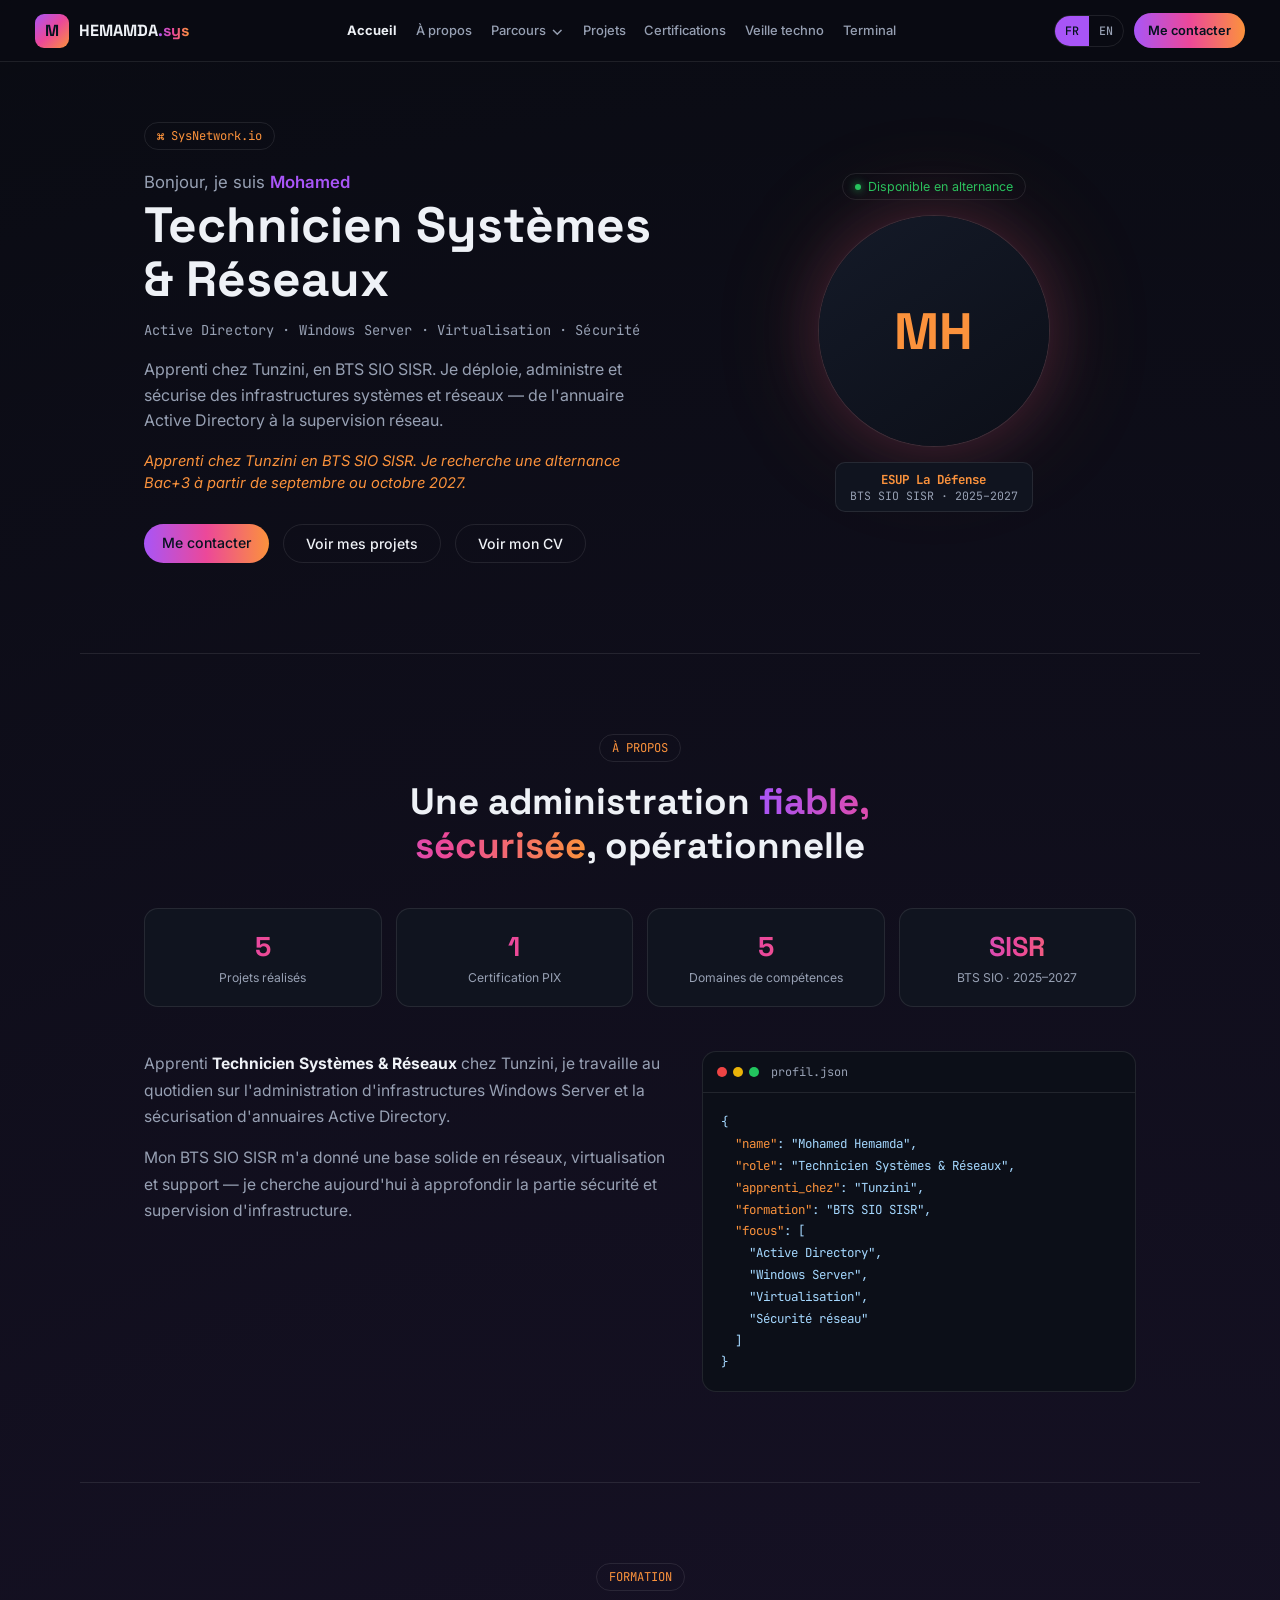
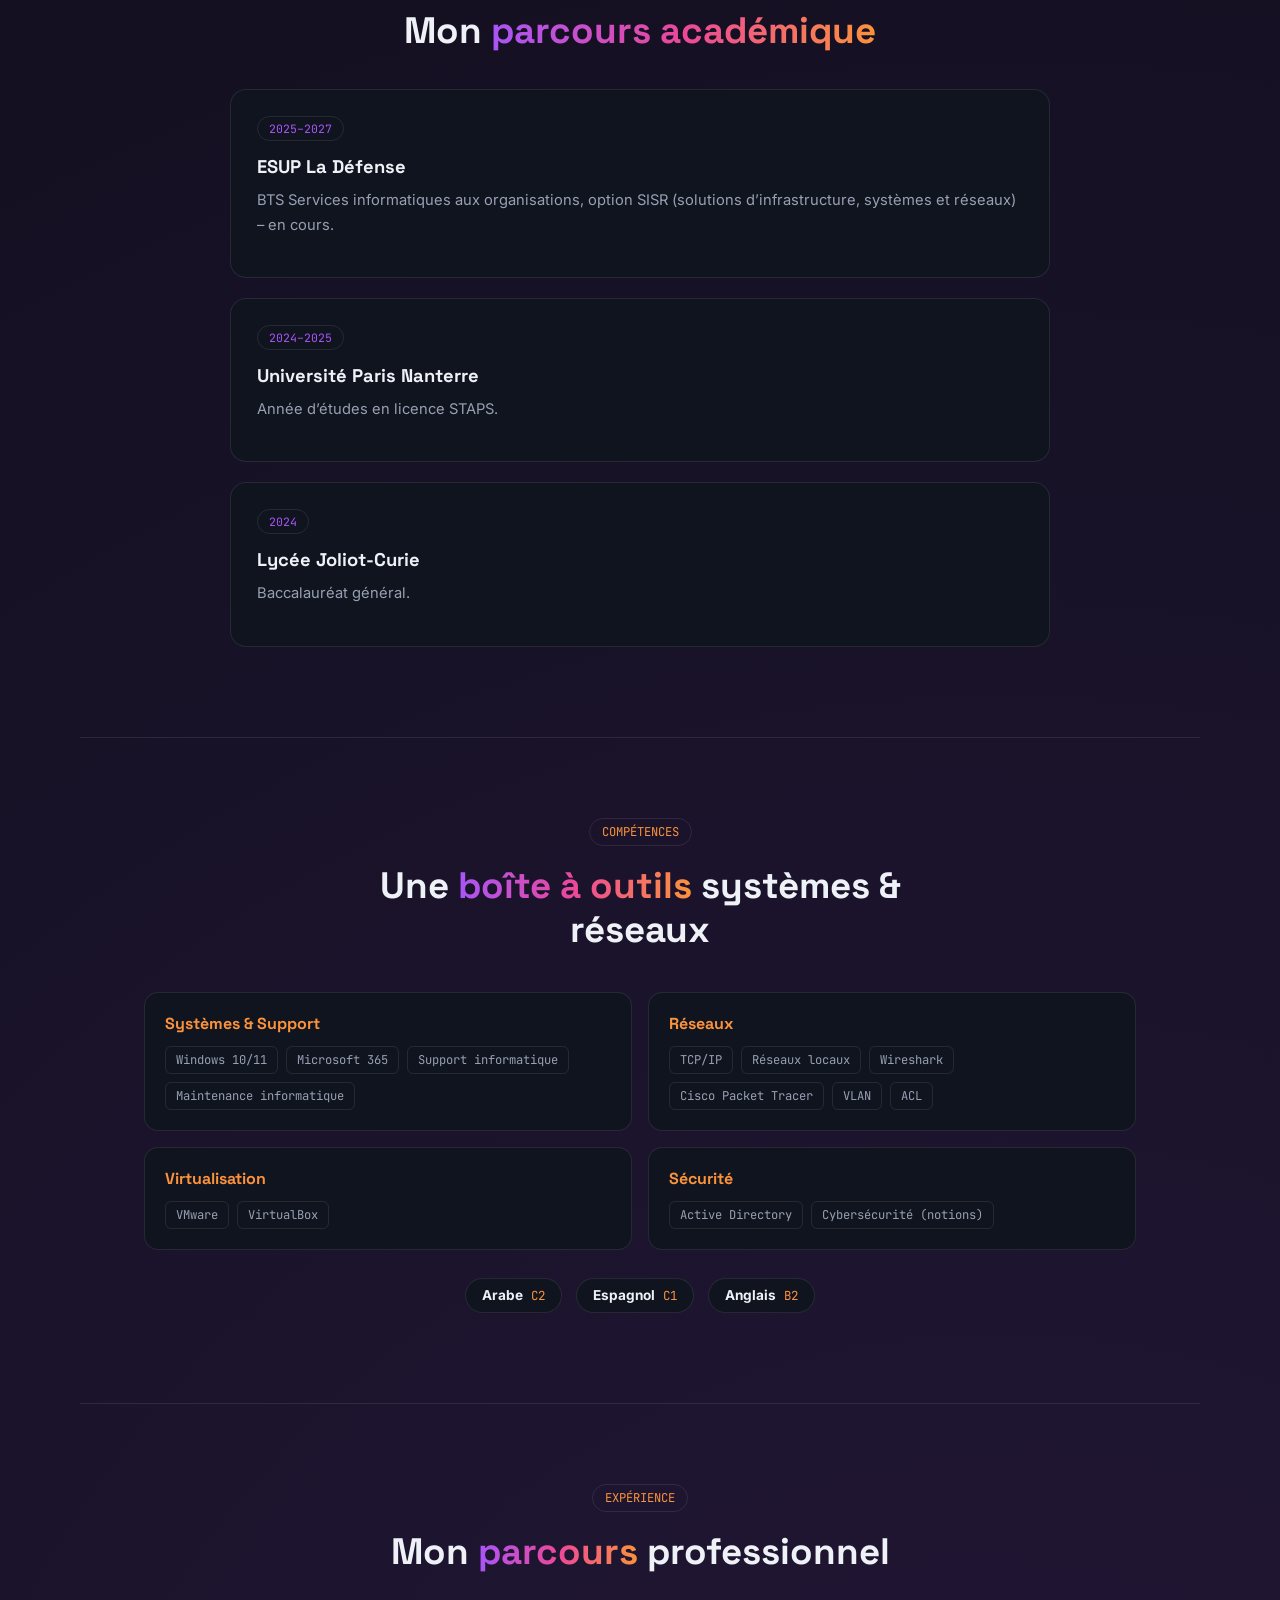
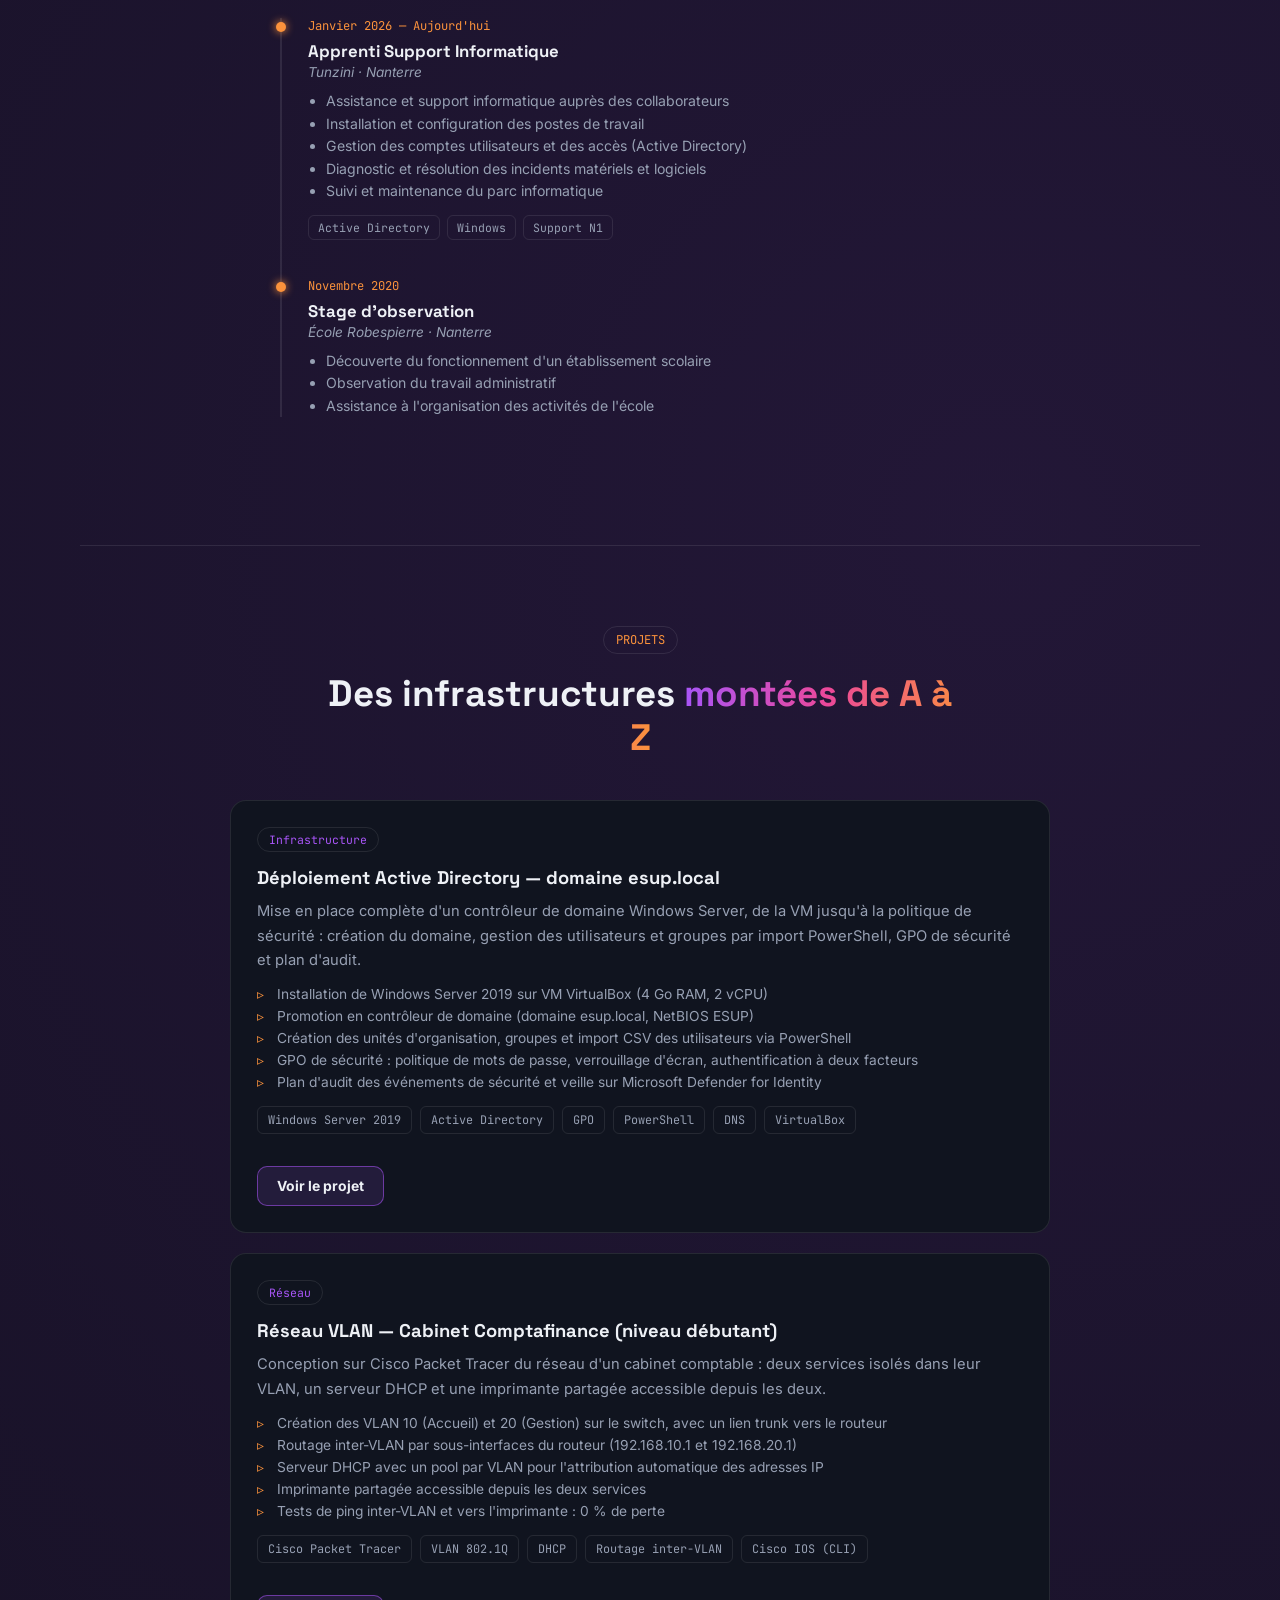
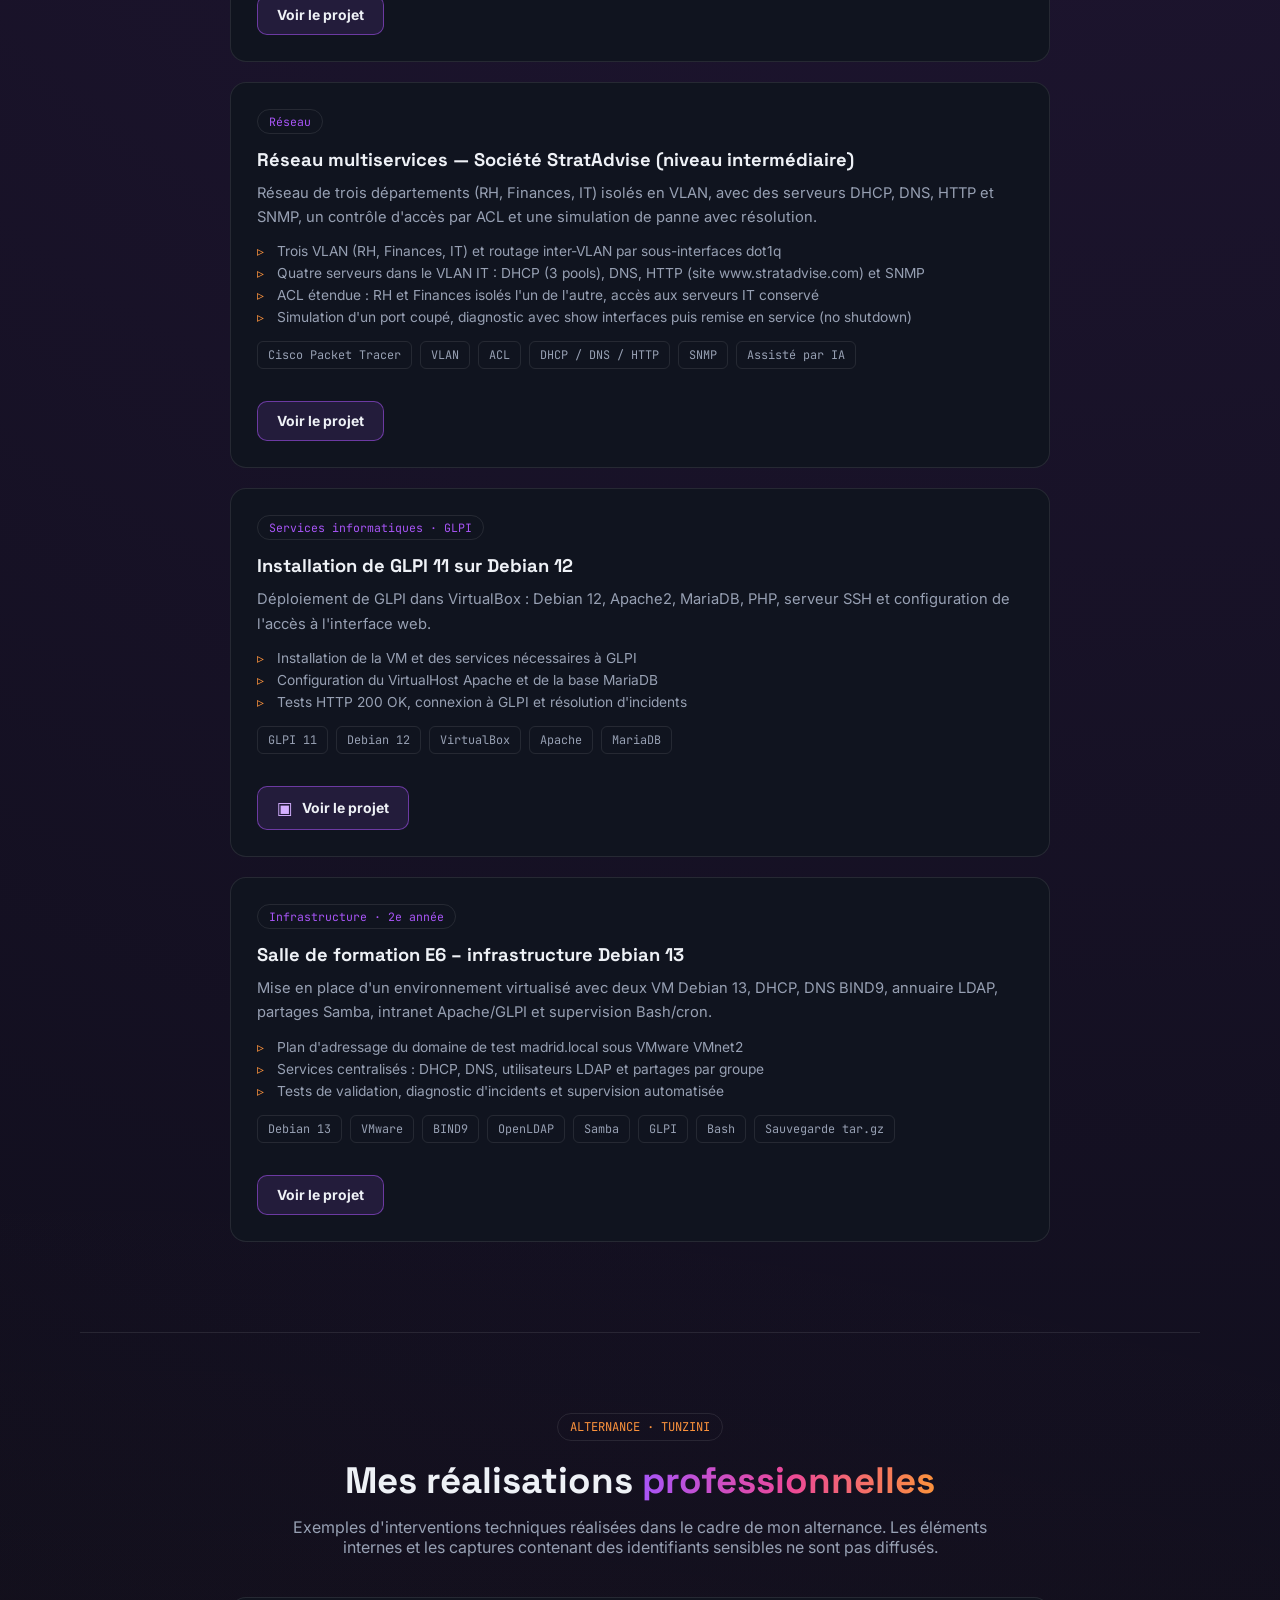
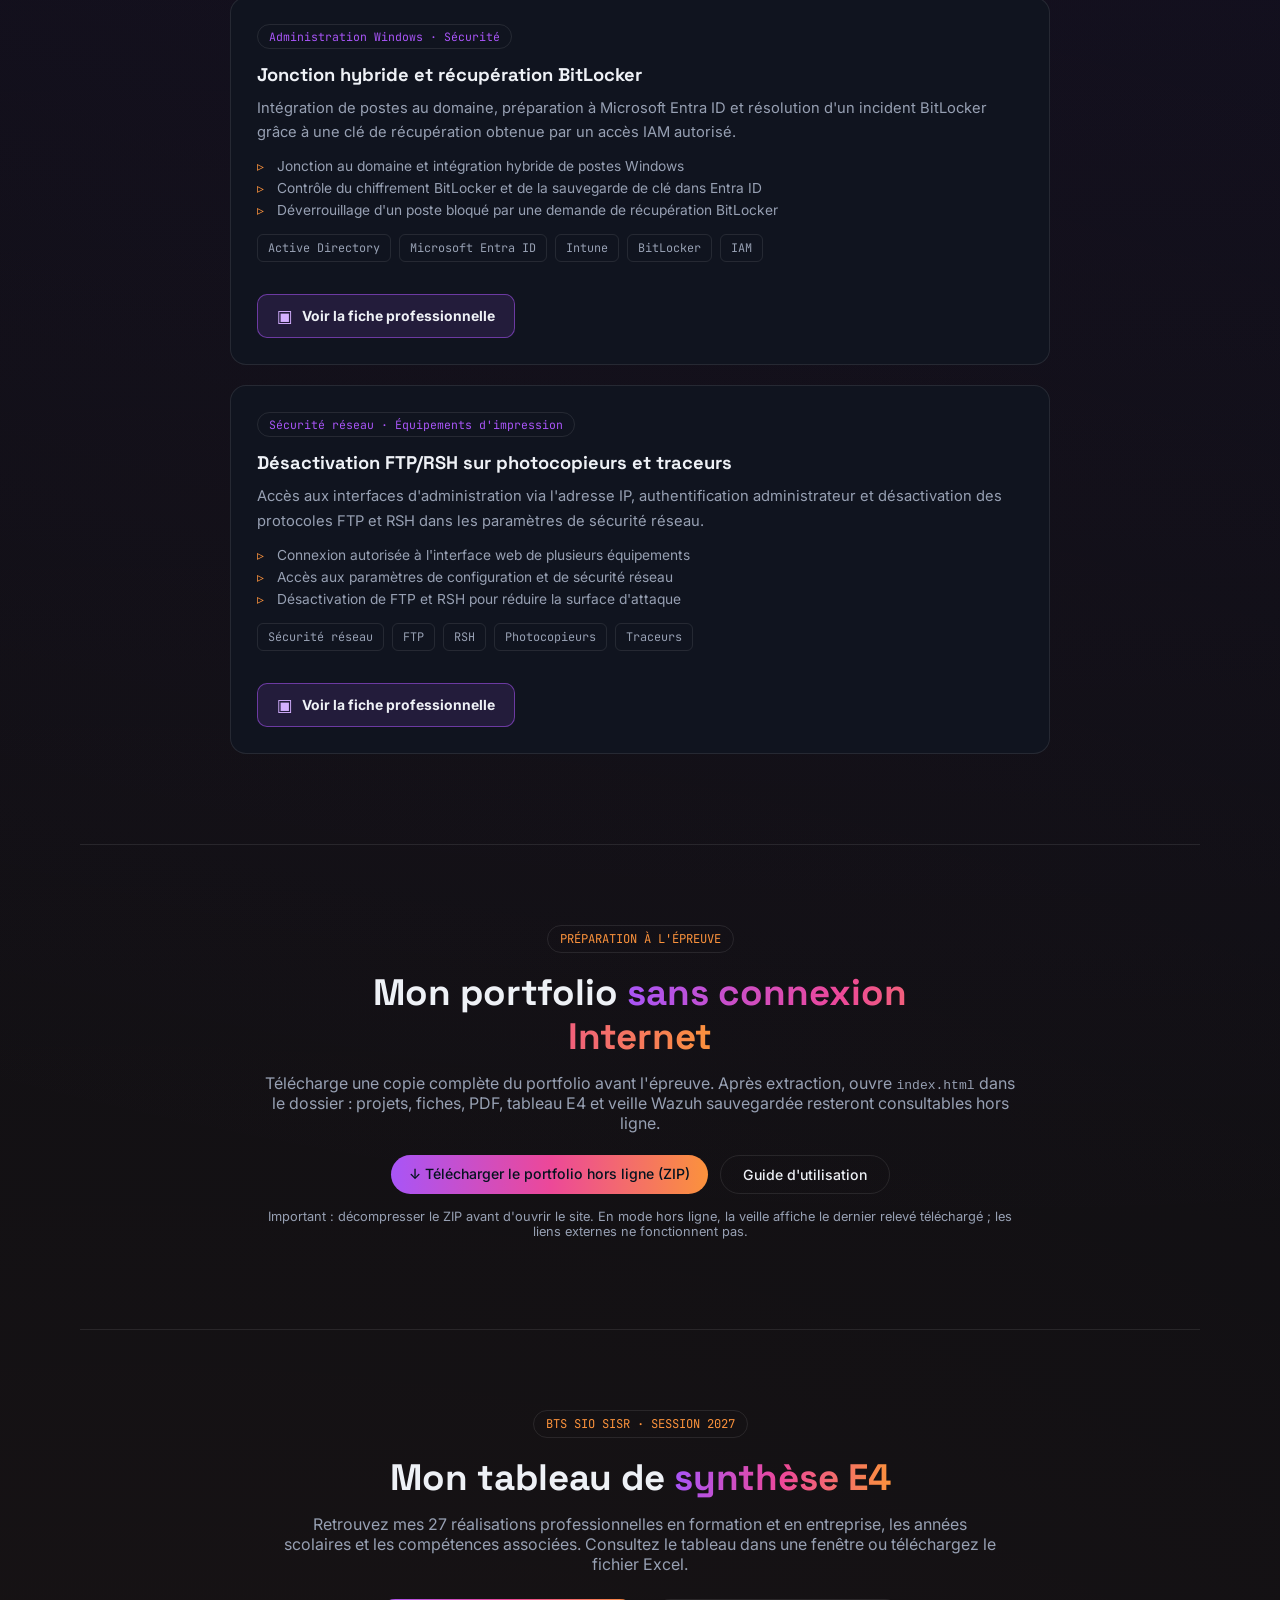
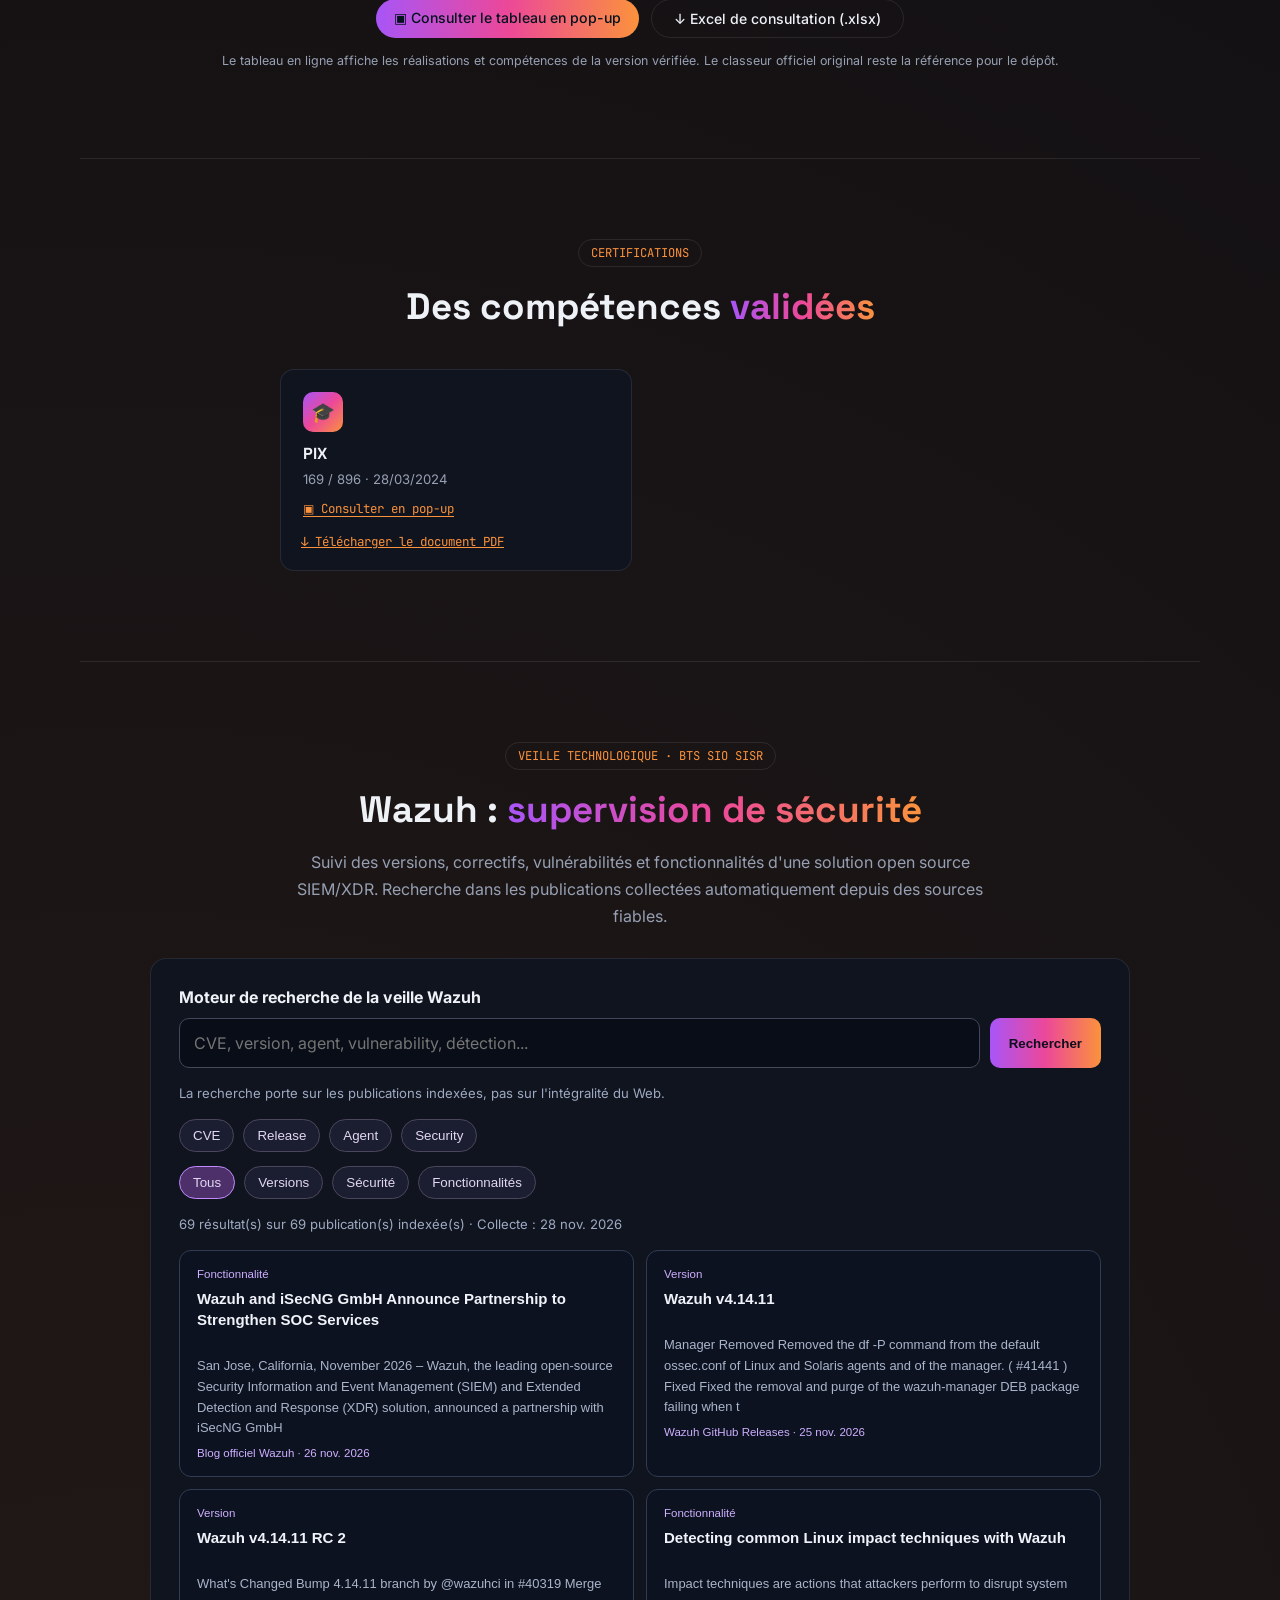
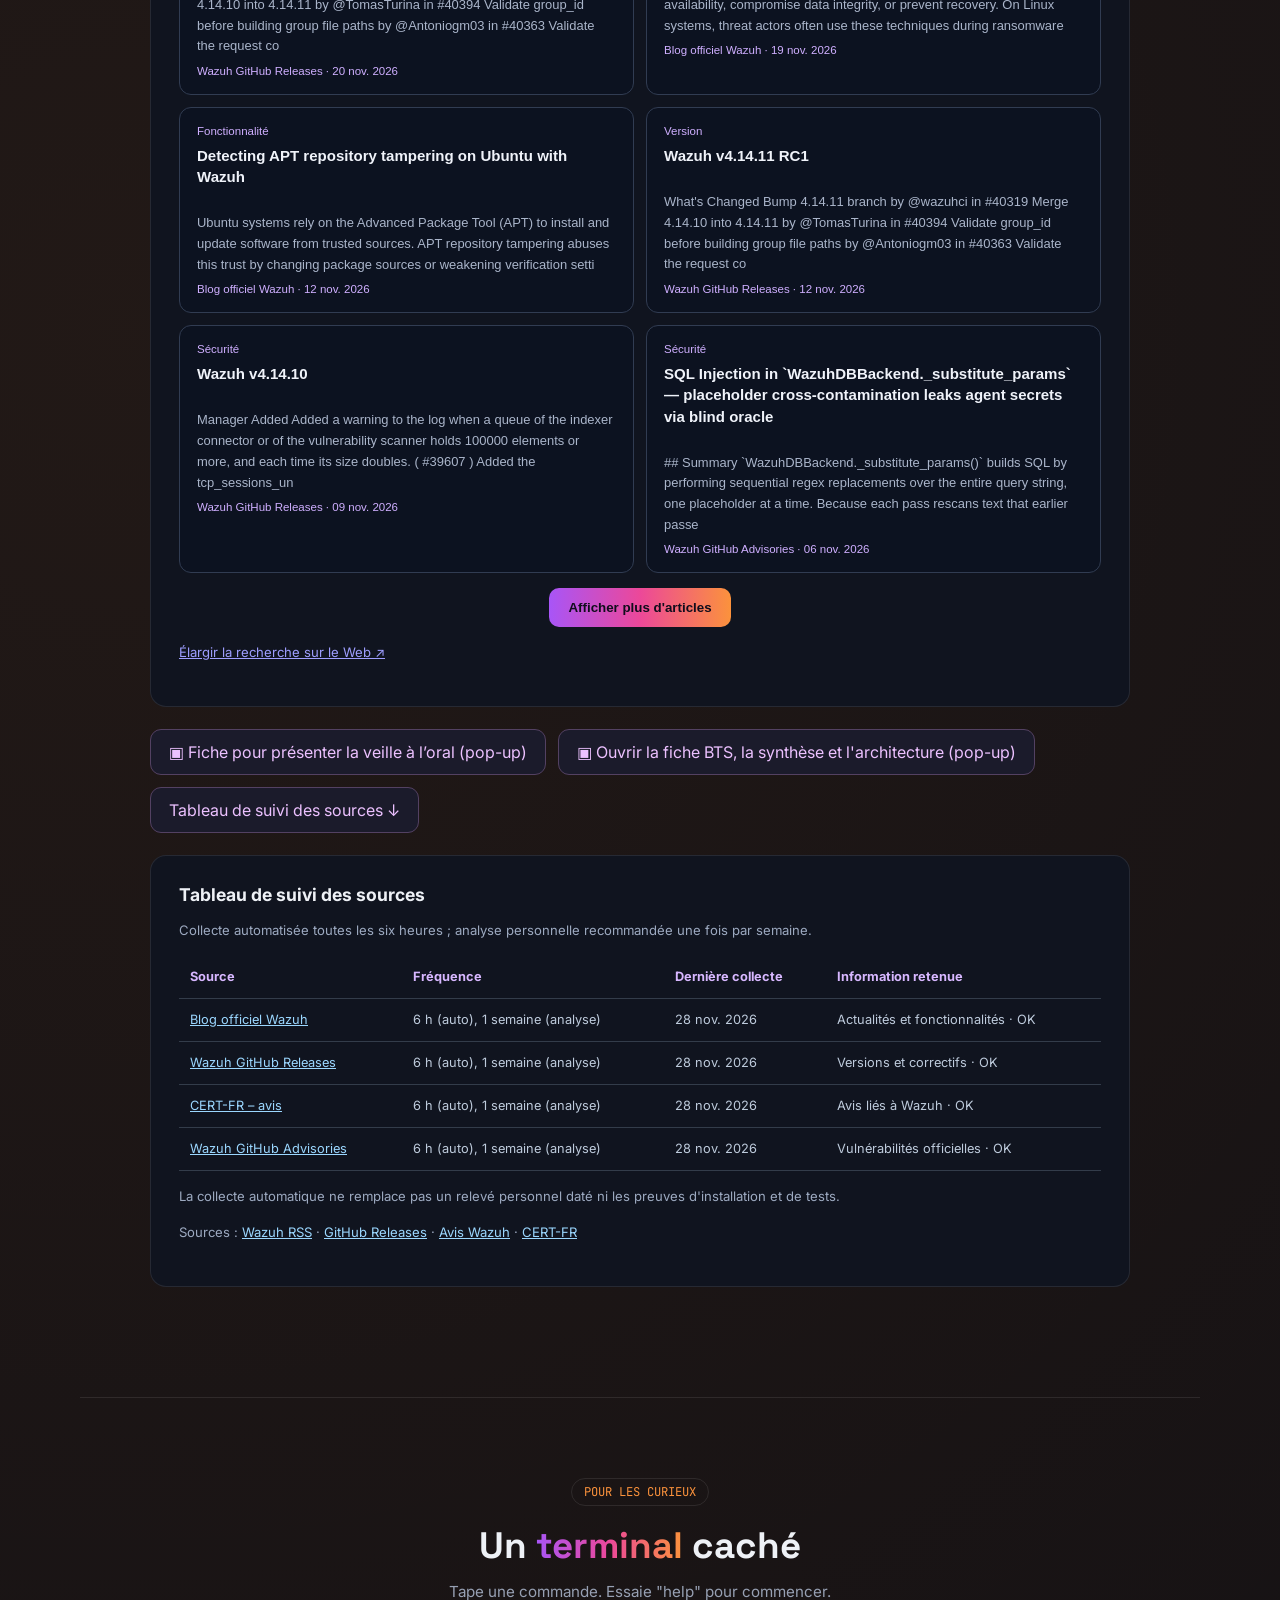
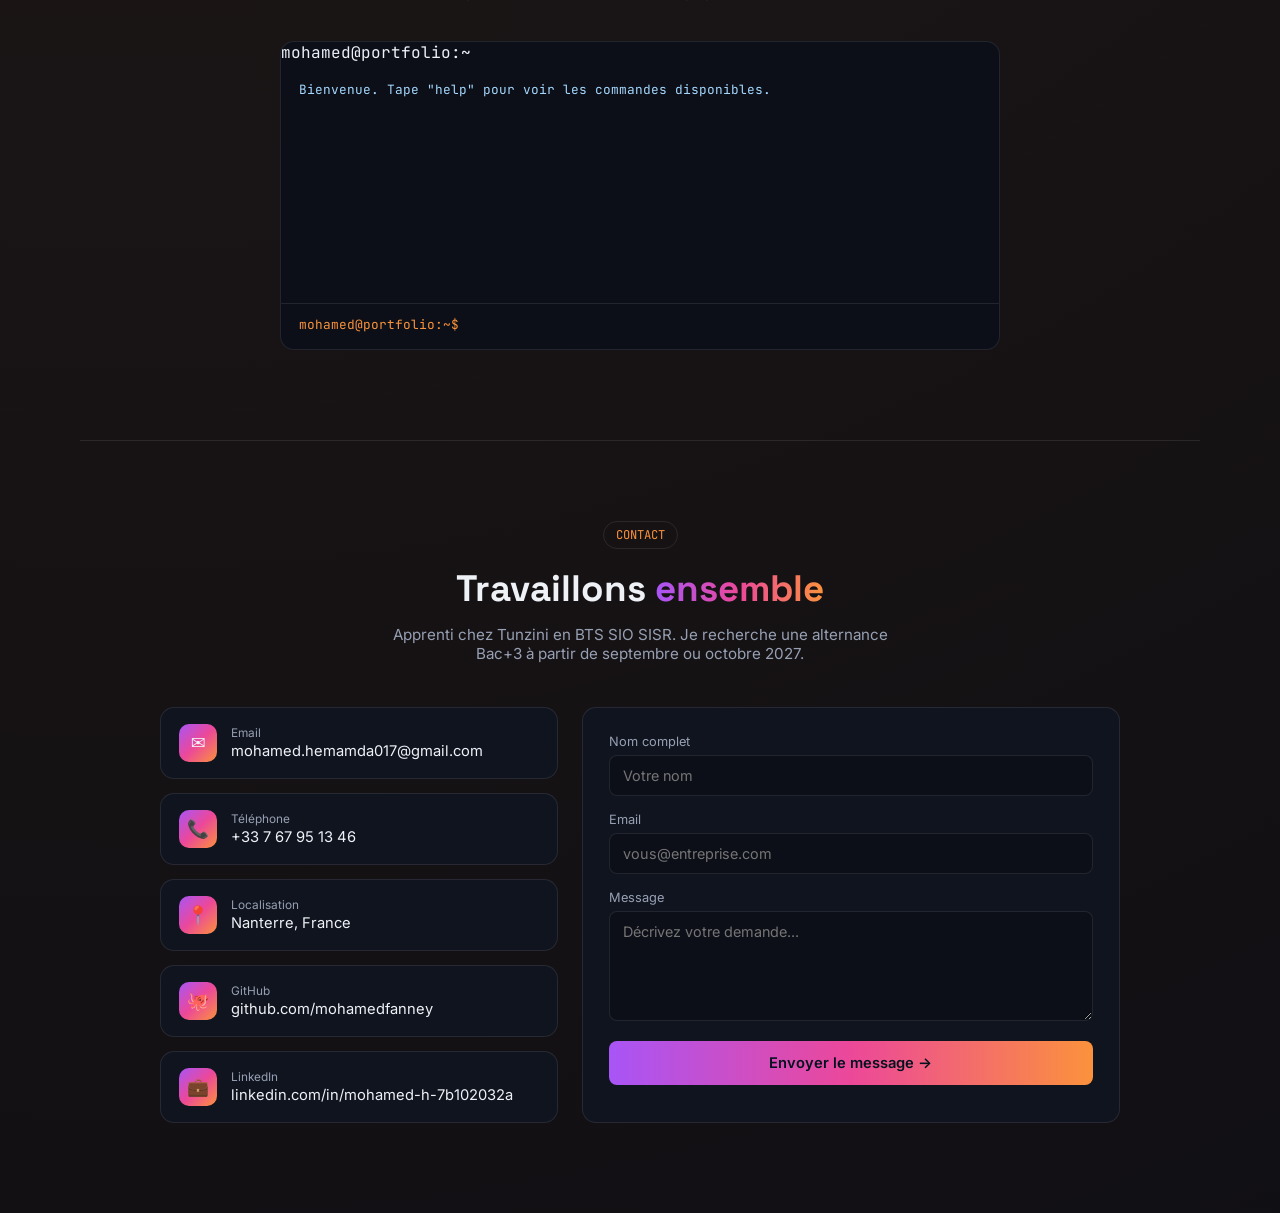
<file: index.html>
<!DOCTYPE html>
<html lang="fr">
<head>
<meta charset="UTF-8">
<meta name="viewport" content="width=device-width, initial-scale=1, viewport-fit=cover">
<meta name="color-scheme" content="dark">
<title>Mohamed Hemamda — Portfolio</title>
<link rel="preconnect" href="https://fonts.googleapis.com">
<link rel="preconnect" href="https://fonts.gstatic.com" crossorigin>
<link href="https://fonts.googleapis.com/css2?family=Space+Grotesk:wght@500;600;700&family=Inter:wght@400;500&family=JetBrains+Mono:wght@400;500&display=swap" rel="stylesheet">
<style>
  :root{
    --bg:#090b12; --card:#10141f; --text:#eef1f6; --dim:#97a0b3;
    --purple:#a855f7; --pink:#ec4899; --orange:#fb923c; --green:#22c55e; --border:rgba(255,255,255,.09);
    box-sizing:border-box;
    padding-top:env(safe-area-inset-top,0px); padding-bottom:env(safe-area-inset-bottom,0px);
  }
  *{box-sizing:inherit; margin:0; padding:0;}
  html{scroll-padding-top:env(safe-area-inset-top,0px); scroll-behavior:smooth;}
  body{
    background:var(--bg); color:var(--text); font-family:'Inter',system-ui,sans-serif;
    background-image:radial-gradient(circle at 78% 30%, rgba(168,85,247,.16), transparent 45%),
                      radial-gradient(circle at 10% 80%, rgba(251,146,60,.10), transparent 40%);
  }
  nav{
    position:sticky; top:env(safe-area-inset-top,0px); z-index:10;
    display:flex; align-items:center; justify-content:space-between;
    padding:18px 5vw; border-bottom:1px solid var(--border);
    background:rgba(9,11,18,.78); backdrop-filter:blur(10px);
  }
  .brand{display:flex; align-items:center; gap:10px;}
  .badge-sq{
    width:34px; height:34px; border-radius:9px; display:flex; align-items:center; justify-content:center;
    background:linear-gradient(135deg,var(--purple),var(--pink),var(--orange)); color:#04121f; font-weight:700; font-family:'Space Grotesk',sans-serif;
  }
  .wordmark{font-family:'Space Grotesk',sans-serif; font-weight:700; font-size:1.05rem;}
  .wordmark span{background:linear-gradient(90deg,var(--purple),var(--pink),var(--orange)); -webkit-background-clip:text; background-clip:text; color:transparent;}
  .links{display:none; gap:26px; list-style:none; font-size:.88rem; color:var(--dim);}
  .links a{color:inherit; text-decoration:none;}
  .links a:hover{color:var(--text);}
  .links a.active{color:var(--text); font-weight:700;}
  @media(min-width:860px){ .links{display:flex;} }
  .navright{display:flex; align-items:center; gap:14px;}
  .langtoggle{display:flex; font-family:'JetBrains Mono',monospace; font-size:.72rem; border:1px solid var(--border); border-radius:999px; overflow:hidden;}
  .langtoggle span{padding:6px 10px; color:var(--dim); cursor:pointer;}
  .langtoggle span.active{background:var(--purple); color:#04121f;}
  .btn{font-family:'Inter',sans-serif; font-weight:500; font-size:.88rem; padding:10px 18px; border-radius:999px; text-decoration:none;}
  .btn.grad{background:linear-gradient(90deg,var(--purple),var(--pink),var(--orange)); color:#04121f;}

  .hero{max-width:1120px; margin:0 auto; padding:60px 5vw 90px; display:grid; grid-template-columns:1fr; gap:40px; align-items:center;}
  @media(min-width:900px){ .hero{grid-template-columns:1.15fr .85fr;} }
  .kicker{display:inline-flex; align-items:center; gap:8px; font-family:'JetBrains Mono',monospace; font-size:.76rem; color:var(--orange); border:1px solid var(--border); padding:5px 12px; border-radius:999px; margin-bottom:22px;}
  .greet{color:var(--dim); font-size:1.05rem;}
  .greet b{color:var(--purple); font-weight:600;}
  h1{font-family:'Space Grotesk',sans-serif; font-weight:700; font-size:clamp(2.1rem,5vw,3.1rem); line-height:1.08; margin-top:6px;}
  .subline{font-family:'JetBrains Mono',monospace; font-size:.86rem; color:var(--dim); margin-top:16px; letter-spacing:.01em;}
  .desc{color:var(--dim); font-size:1rem; line-height:1.6; max-width:520px; margin-top:18px;}
  .avail{color:var(--orange); font-style:italic; font-size:.92rem; margin-top:16px; max-width:520px; line-height:1.5;}
  .cta{display:flex; gap:14px; margin-top:30px; flex-wrap:wrap;}
  .btn.ghost{border:1px solid var(--border); color:var(--text); padding:10px 22px;}

  .photoside{display:flex; flex-direction:column; align-items:center; gap:16px;}
  .schoolbadge{font-family:'JetBrains Mono',monospace; font-size:.72rem; text-align:center; background:var(--card); border:1px solid var(--border); border-radius:10px; padding:8px 14px; color:var(--dim);}
  .schoolbadge b{color:var(--orange); display:block; font-size:.78rem;}
  .avatar{
    width:230px; height:230px; border-radius:50%;
    background:linear-gradient(145deg,#141a28,#0c0f18);
    display:flex; align-items:center; justify-content:center;
    font-family:'Space Grotesk',sans-serif; font-weight:700; font-size:3.2rem;
    color:var(--orange);
    box-shadow:0 0 0 1px var(--border), 0 0 60px rgba(236,72,153,.20), 0 0 120px rgba(251,146,60,.14);
  }
  .statuspill{display:inline-flex; align-items:center; gap:7px; font-size:.78rem; color:var(--green); border:1px solid var(--border); padding:5px 12px; border-radius:999px;}
  .statuspill::before{content:''; width:6px; height:6px; border-radius:50%; background:var(--green); box-shadow:0 0 8px var(--green);}

  .about{max-width:1120px; margin:0 auto; padding:30px 5vw 90px; border-top:1px solid var(--border);}
  .section-kicker{display:inline-flex; font-family:'JetBrains Mono',monospace; font-size:.76rem; color:var(--orange); border:1px solid var(--border); padding:5px 12px; border-radius:999px; margin:50px 0 18px;}
  .about h2{font-family:'Space Grotesk',sans-serif; font-weight:700; font-size:clamp(1.6rem,4vw,2.3rem); max-width:640px; line-height:1.2; margin:0 auto;}
  .about h2 .hl{background:linear-gradient(90deg,var(--purple),var(--pink),var(--orange)); -webkit-background-clip:text; background-clip:text; color:transparent;}
  .stats{display:grid; grid-template-columns:repeat(2,1fr); gap:14px; margin-top:40px;}
  @media(min-width:760px){ .stats{grid-template-columns:repeat(4,1fr);} }
  .statcard{background:var(--card); border:1px solid var(--border); border-radius:14px; padding:20px 14px; text-align:center;}
  .statcard .num{font-family:'Space Grotesk',sans-serif; font-weight:700; font-size:1.7rem; background:linear-gradient(90deg,var(--purple),var(--pink),var(--orange)); -webkit-background-clip:text; background-clip:text; color:transparent;}
  .statcard .label{font-size:.76rem; color:var(--dim); margin-top:6px; line-height:1.3;}
  .aboutgrid{display:grid; grid-template-columns:1fr; gap:28px; margin-top:44px;}
  @media(min-width:860px){ .aboutgrid{grid-template-columns:1.1fr .9fr;} }
  .aboutgrid p{color:var(--dim); font-size:.98rem; line-height:1.7; margin-bottom:14px;}
  .aboutgrid strong{color:var(--text);}
  .codecard{background:#0c0f18; border:1px solid var(--border); border-radius:14px; overflow:hidden; height:fit-content;}
  .codecard .bar{display:flex; gap:6px; padding:12px 14px; border-bottom:1px solid var(--border); align-items:center;}
  .codecard .bar i{width:10px; height:10px; border-radius:50%; display:inline-block;}
  .codecard .bar i:nth-child(1){background:#ef4444;} .codecard .bar i:nth-child(2){background:#eab308;} .codecard .bar i:nth-child(3){background:#22c55e;}
  .codecard .fname{font-family:'JetBrains Mono',monospace; font-size:.74rem; color:var(--dim); margin-left:6px;}
  .codecard pre{padding:18px; font-family:'JetBrains Mono',monospace; font-size:.78rem; color:#a5d8ff; line-height:1.75; overflow-x:auto; white-space:pre-wrap;}
  .codecard .k{color:var(--orange);}

  .skillsgrid{display:grid; grid-template-columns:1fr; gap:16px; margin-top:40px;}
  @media(min-width:760px){ .skillsgrid{grid-template-columns:repeat(2,1fr);} }
  .skillcat{background:var(--card); border:1px solid var(--border); border-radius:14px; padding:20px;}
  .skillcat h3{font-family:'Space Grotesk',sans-serif; font-size:1rem; margin-bottom:12px; color:var(--orange);}
  .skillcat .tags{display:flex; flex-wrap:wrap; gap:8px;}
  .skillcat .tag{font-family:'JetBrains Mono',monospace; font-size:.76rem; color:var(--dim); border:1px solid var(--border); padding:5px 10px; border-radius:6px;}

  .langrow{display:flex; flex-wrap:wrap; gap:14px; margin-top:28px; justify-content:center;}
  .langpill{display:flex; align-items:center; gap:8px; background:var(--card); border:1px solid var(--border); border-radius:999px; padding:8px 16px; font-size:.85rem;}
  .langpill span{font-family:'JetBrains Mono',monospace; color:var(--orange); font-size:.78rem;}

  .timeline{max-width:720px; margin:44px auto 0; padding-left:26px; border-left:2px solid var(--border);}
  .tlitem{position:relative; margin-bottom:38px;}
  .tlitem::before{content:''; position:absolute; left:-32px; top:4px; width:10px; height:10px; border-radius:50%; background:var(--orange); box-shadow:0 0 8px var(--orange);}
  .tlitem .date{font-family:'JetBrains Mono',monospace; font-size:.76rem; color:var(--orange);}
  .tlitem h3{font-family:'Space Grotesk',sans-serif; font-size:1.05rem; margin:6px 0 2px;}
  .tlitem .org{color:var(--dim); font-size:.85rem; font-style:italic; margin-bottom:10px;}
  .tlitem ul{color:var(--dim); font-size:.88rem; line-height:1.6; padding-left:18px;}
  .tlitem .tags{display:flex; flex-wrap:wrap; gap:7px; margin-top:12px;}
  .tlitem .tag{font-family:'JetBrains Mono',monospace; font-size:.72rem; color:var(--dim); border:1px solid var(--border); padding:4px 9px; border-radius:6px;}

  .contactgrid{display:grid; grid-template-columns:1fr; gap:24px; margin-top:44px; max-width:960px; margin-left:auto; margin-right:auto;}
  @media(min-width:860px){ .contactgrid{grid-template-columns:.85fr 1.15fr;} }
  .ccards{display:flex; flex-direction:column; gap:14px;}
  .ccard{display:flex; align-items:center; gap:14px; background:var(--card); border:1px solid var(--border); border-radius:14px; padding:16px 18px;}
  .ccard .icon{width:38px; height:38px; border-radius:10px; background:linear-gradient(135deg,var(--purple),var(--pink),var(--orange)); display:flex; align-items:center; justify-content:center; font-size:1.1rem; flex-shrink:0;}
  .ccard small{display:block; color:var(--dim); font-size:.74rem;}
  .ccard a, .ccard .val{color:var(--text); font-size:.92rem; text-decoration:none;}
  .cform{background:var(--card); border:1px solid var(--border); border-radius:14px; padding:26px; display:flex; flex-direction:column; gap:16px;}
  .cform label{font-size:.8rem; color:var(--dim); display:block; margin-bottom:6px;}
  .cform input, .cform textarea{width:100%; background:#0c0f18; border:1px solid var(--border); border-radius:8px; padding:11px 13px; color:var(--text); font-family:'Inter',sans-serif; font-size:.9rem;}
  .cform textarea{min-height:110px; resize:vertical;}
  .cform button{border:none; cursor:pointer; font-family:'Inter',sans-serif; font-weight:600; font-size:.92rem; padding:13px; border-radius:8px; background:linear-gradient(90deg,var(--purple),var(--pink),var(--orange)); color:#04121f;}

  .veillelist{max-width:760px; margin:40px auto 0; display:flex; flex-direction:column; gap:12px;}
  .veilleitem{display:flex; justify-content:space-between; align-items:flex-start; gap:14px; background:var(--card); border:1px solid var(--border); border-radius:12px; padding:15px 18px;}
  .veilleitem a{color:var(--text); font-size:.9rem; text-decoration:none; line-height:1.4;}
  .veilleitem a:hover{color:var(--orange);}
  .veilleitem .meta{font-family:'JetBrains Mono',monospace; font-size:.72rem; color:var(--dim); white-space:nowrap; flex-shrink:0; margin-top:2px;}
  .veille-loading{text-align:center; color:var(--dim); font-family:'JetBrains Mono',monospace; font-size:.85rem; padding:20px;}


  /* Veille RSS : cartes, filtres et méthode */
  .veilletoolbar{max-width:850px;margin:28px auto 0;display:flex;justify-content:space-between;align-items:center;gap:18px;flex-wrap:wrap;}
  .veillefilters{display:flex;gap:8px;flex-wrap:wrap;}
  .veillefilter{padding:8px 13px;border:1px solid var(--border);border-radius:999px;color:var(--dim);background:var(--card);font:500 .81rem 'Inter',sans-serif;cursor:pointer;}
  .veillefilter:hover,.veillefilter[aria-pressed="true"]{border-color:var(--purple);color:var(--text);background:rgba(168,85,247,.15);}
  .veillesources{font-size:.78rem;color:var(--dim);display:flex;gap:10px;flex-wrap:wrap;}
  .veillesources a{color:var(--dim);text-decoration:underline;text-underline-offset:3px;}
  .veillesources a:hover{color:var(--orange);}
  .veillestatus{max-width:850px;margin:16px auto 0;color:var(--dim);font-size:.78rem;line-height:1.6;}
  .veillelist{max-width:850px;display:grid;grid-template-columns:repeat(2,minmax(0,1fr));gap:14px;margin-top:22px;}
  .veilleitem{display:flex;flex-direction:column;align-items:stretch;min-width:0;gap:10px;padding:20px;}
  .veilleitem a{font-size:1rem;font-weight:600;line-height:1.45;}
  .veilleitem .meta{margin:0;font-size:.73rem;white-space:normal;line-height:1.6;}
  .veilleexcerpt{color:var(--dim);font-size:.84rem;line-height:1.55;}
  .veilletopic{display:inline-block;width:fit-content;border:1px solid rgba(168,85,247,.32);border-radius:999px;padding:4px 9px;font-size:.68rem;color:#d8b4fe;}
  .veillemore{display:block;margin:22px auto 0;background:transparent;color:var(--text);border:1px solid var(--border);border-radius:999px;padding:10px 18px;cursor:pointer;}
  .veillemore:hover{border-color:var(--purple);}
  .veillenote{max-width:850px;margin:22px auto 0;color:var(--dim);font-size:.8rem;line-height:1.6;}
  .veillemore[hidden]{display:none;}
  @media(max-width:700px){.veillelist{grid-template-columns:1fr;}.veilletoolbar{align-items:flex-start;}}

  .certgrid{display:grid; grid-template-columns:1fr; gap:16px; margin-top:40px; max-width:720px; margin-left:auto; margin-right:auto;}
  @media(min-width:700px){ .certgrid{grid-template-columns:repeat(2,1fr);} }
  .certcard{background:var(--card); border:1px solid var(--border); border-radius:14px; padding:20px; display:flex; flex-direction:column; gap:8px;}
  .certcard .icon{width:40px; height:40px; border-radius:10px; background:linear-gradient(135deg,var(--purple),var(--pink),var(--orange)); display:flex; align-items:center; justify-content:center; font-size:1.2rem;}
  .certcard h3{font-family:'Space Grotesk',sans-serif; font-size:1rem; margin-top:4px;}
  .certcard .meta{font-size:.82rem; color:var(--dim);}
  .certcard a.viewlink{margin-top:6px; font-family:'JetBrains Mono',monospace; font-size:.78rem; color:var(--orange); text-decoration:underline; width:fit-content;}

  .certcard__preview{display:flex;flex-direction:column;align-items:flex-start;gap:7px;border-radius:10px;padding:2px;text-decoration:none;color:inherit;outline-offset:5px;}
  .certcard__preview:hover h3,.certcard__preview:focus-visible h3{color:var(--orange);}
  .certcard__action{font-family:'JetBrains Mono',monospace;font-size:.78rem;color:var(--orange);margin-top:6px;text-decoration:underline;text-underline-offset:3px;}
  .certcard__preview:hover .certcard__action{color:var(--text);}

  .projectgrid{display:flex; flex-direction:column; gap:20px; margin-top:40px; max-width:820px; margin-left:auto; margin-right:auto;}
  .projectcard{background:var(--card); border:1px solid var(--border); border-radius:16px; padding:26px;}
  .projectcard .cat{display:inline-block; font-family:'JetBrains Mono',monospace; font-size:.72rem; color:var(--purple); border:1px solid var(--border); padding:4px 11px; border-radius:999px; margin-bottom:14px;}
  .projectcard h3{font-family:'Space Grotesk',sans-serif; font-size:1.15rem; margin-bottom:10px;}
  .projectcard p{color:var(--dim); font-size:.92rem; line-height:1.65; margin-bottom:14px;}
  .projectcard .steps{list-style:none; display:flex; flex-direction:column; gap:6px; margin-bottom:16px;}
  .projectcard .steps li{color:var(--dim); font-size:.86rem; padding-left:20px; position:relative;}
  .projectcard .steps li::before{content:'▹'; position:absolute; left:0; color:var(--orange);}
  .projectcard .tags{display:flex; flex-wrap:wrap; gap:8px; margin-bottom:14px;}
  .projectcard .tags .tag{font-family:'JetBrains Mono',monospace; font-size:.74rem; color:var(--dim); border:1px solid var(--border); padding:5px 10px; border-radius:6px;}
  .projectcard a.viewlink{font-family:'JetBrains Mono',monospace; font-size:.8rem; color:var(--orange); text-decoration:underline;}

  .terminal{max-width:720px; margin:40px auto 0; background:#0c0f18; border:1px solid var(--border); border-radius:14px; overflow:hidden; font-family:'JetBrains Mono',monospace;}
  .terminal .body{padding:16px 18px; height:240px; overflow-y:auto; font-size:.8rem; color:#a5d8ff; line-height:1.7;}
  .terminal .line{white-space:pre-wrap; word-break:break-word;}
  .terminal .prompt-row{display:flex; align-items:center; gap:8px; padding:0 18px 16px; border-top:1px solid var(--border); padding-top:12px;}
  .terminal .prompt-row .ps{color:var(--orange); font-size:.8rem; white-space:nowrap;}
  .terminal input{flex:1; background:transparent; border:none; outline:none; color:var(--text); font-family:'JetBrains Mono',monospace; font-size:.8rem;}

  /* Navigation responsive : pas de chevauchement ni de retour à la ligne */
  html{scroll-padding-top:82px;}
  .site-nav{padding:13px clamp(16px,2.7vw,48px);gap:clamp(12px,1.4vw,24px);z-index:60;isolation:isolate;}
  .site-nav .brand{flex:0 0 auto;display:flex;gap:10px;align-items:center;color:var(--text);text-decoration:none;white-space:nowrap;}
  .site-nav .wordmark{font-size:1.01rem;white-space:nowrap;}
  .site-nav .badge-sq{flex:0 0 34px;}
  .site-nav .nav-collapse{flex:1 1 auto;min-width:0;display:block;}
  .site-nav .links{display:flex;align-items:center;justify-content:center;gap:clamp(8px,1.0vw,17px);list-style:none;font-size:.81rem;line-height:1.25;white-space:nowrap;}
  .site-nav .links>li{position:relative;flex:0 0 auto;}
  .site-nav .links a,.site-nav .nav-details>summary{display:block;padding:9px 3px;color:var(--dim);text-decoration:none;font-weight:500;white-space:nowrap;transition:color .15s ease;cursor:pointer;}
  .site-nav .links a:hover,.site-nav .links a:focus-visible,.site-nav .nav-details>summary:hover,.site-nav .nav-details>summary:focus-visible{color:var(--text);}
  .site-nav .links a.active{color:var(--text);font-weight:700;}
  .site-nav .nav-details{position:relative;}
  .site-nav .nav-details>summary{display:flex;align-items:center;gap:5px;list-style:none;}
  .site-nav .nav-details>summary::-webkit-details-marker{display:none;}
  .site-nav .nav-details>summary::after{content:"⌄";font-size:1rem;line-height:1;transform:translateY(-2px);color:var(--dim);}
  .site-nav .nav-details[open]>summary::after{transform:rotate(180deg) translateY(-1px);}
  .site-nav .nav-details.is-active>summary{color:var(--text);font-weight:700;}
  .site-nav .nav-submenu{position:absolute;left:-12px;top:calc(100% + 7px);display:flex;flex-direction:column;gap:2px;min-width:190px;list-style:none;padding:8px;border:1px solid rgba(255,255,255,.13);border-radius:12px;background:#10141f;box-shadow:0 18px 38px rgba(0,0,0,.36);}
  .site-nav .nav-submenu a{padding:10px 12px;border-radius:8px;}
  .site-nav .nav-submenu a:hover,.site-nav .nav-submenu a.active{background:rgba(168,85,247,.14);}
  .site-nav .navright{display:flex;flex:0 0 auto;align-items:center;gap:10px;}
  .site-nav .navright .btn{font-size:.8rem;font-weight:600;padding:10px 14px;white-space:nowrap;text-align:center;}
  .site-nav .langtoggle{flex:0 0 auto;display:flex;align-items:center;}
  .site-nav .langtoggle button{font:500 .73rem 'JetBrains Mono',monospace;background:transparent;border:0;color:var(--dim);cursor:pointer;padding:7px 10px;}
  .site-nav .langtoggle button.active{background:var(--purple);color:#04121f;}
  .site-nav .langtoggle button:focus-visible{outline:2px solid var(--orange);outline-offset:-2px;}
  .site-nav .mobile-contact,.site-nav .menu-toggle{display:none;}
  [id="top"],section[id]{scroll-margin-top:82px;}
  @media(max-width:1140px){
    .site-nav{gap:10px;}
    .site-nav .nav-collapse{display:none;position:absolute;top:100%;left:0;right:0;background:rgba(12,15,24,.98);border:1px solid var(--border);border-top:0;box-shadow:0 20px 42px rgba(0,0,0,.5);max-height:calc(100dvh - 74px);overflow-y:auto;overscroll-behavior:contain;padding:12px clamp(18px,5vw,45px) 20px;}
    .site-nav .nav-collapse.is-open{display:block;}
    .site-nav .links{display:flex;flex-direction:column;gap:2px;align-items:stretch;font-size:.94rem;}
    .site-nav .links>li{width:100%;}
    .site-nav .links a,.site-nav .nav-details>summary{padding:12px 14px;border-radius:9px;}
    .site-nav .links a:hover,.site-nav .nav-details>summary:hover{background:rgba(255,255,255,.06);}
    .site-nav .nav-submenu{position:static;min-width:0;box-shadow:none;background:rgba(255,255,255,.035);margin:2px 0 8px 15px;border-color:var(--border);}
    .site-nav .mobile-contact{display:block;}
    .site-nav .navright{margin-left:auto;}
    .site-nav .menu-toggle{display:inline-flex;align-items:center;gap:7px;justify-content:center;border-radius:10px;border:1px solid rgba(255,255,255,.14);padding:8px 12px;color:var(--text);background:var(--card);font:600 .81rem 'Inter',sans-serif;cursor:pointer;flex:0 0 auto;}
    .site-nav .menu-toggle[aria-expanded="true"]{border-color:var(--purple);background:rgba(168,85,247,.13);}
    .site-nav .menu-toggle__icon{font-size:1.05rem;line-height:1;}
  }
  @media(max-width:600px){
    .site-nav{padding:12px 15px;}
    .site-nav .wordmark{font-size:.92rem;}
    .site-nav .badge-sq{width:31px;height:31px;flex-basis:31px;}
    .site-nav .navright .btn{display:none;}
    .site-nav .menu-toggle{padding:7px 10px;}
    .site-nav .langtoggle button{padding:7px 8px;}
  }
  @media(max-width:365px){
    .site-nav .wordmark{font-size:.83rem;}
    .site-nav .brand{gap:6px;}
    .site-nav .menu-toggle span[data-i18n]{display:none;}
    .site-nav .langtoggle button{padding:6px;}
  }
  @media(prefers-reduced-motion:reduce){.site-nav .links a,.site-nav .nav-details>summary{transition:none;}}


  /* Accès unique aux projets : la fiche et ses preuves s'ouvrent en pop-up */
  .projectcard a.project-open{display:inline-flex;align-items:center;gap:9px;align-self:flex-start;margin-top:18px;padding:11px 19px;border:1px solid rgba(168,85,247,.55);border-radius:10px;background:rgba(168,85,247,.13);color:var(--text);font-family:'Inter',system-ui,sans-serif;font-size:.87rem;font-weight:700;text-decoration:none;transition:background .15s ease,border-color .15s ease;}
  .projectcard a.project-open:hover,.projectcard a.project-open:focus-visible{background:rgba(168,85,247,.28);border-color:var(--purple);outline-offset:3px;}
  .projectcard a.project-open span{font-size:1.05rem;color:#d4b0ff;}
  @media(prefers-reduced-motion:reduce){.projectcard a.project-open{transition:none;}}
</style>
<link rel="stylesheet" href="assets/document-popup.css"><script defer src="assets/document-popup.js"></script>
<link rel="stylesheet" href="assets/veille-wazuh.css"><script defer src="data/veille-wazuh-offline.js"></script><script defer src="assets/veille-wazuh.js"></script>
</head>
<body>
  <nav class="site-nav" id="siteNav" aria-label="Navigation principale">
    <a class="brand" href="#top" aria-label="Mohamed Hemamda — accueil">
      <span class="badge-sq" aria-hidden="true">M</span>
      <span class="wordmark">HEMAMDA<span>.sys</span></span>
    </a>
    <div class="nav-collapse" id="primaryNavigation">
      <ul class="links">
        <li><a href="#top" data-i18n="nav.home">Accueil</a></li>
        <li><a href="#about" data-i18n="nav.about">À propos</a></li>
        <li class="nav-group">
          <details class="nav-details">
            <summary data-i18n="nav.parcours">Parcours</summary>
            <ul class="nav-submenu">
              <li><a href="#skills" data-i18n="nav.skills">Compétences</a></li>
              <li><a href="#experience" data-i18n="nav.exp">Expérience</a></li>
              <li><a href="#formation" data-i18n="nav.formation">Formation</a></li>
            </ul>
          </details>
        </li>
        <li><a href="#projects" data-i18n="nav.projects">Projets</a></li>
        <li><a href="#certifications" data-i18n="nav.cert">Certifications</a></li>
        <li><a href="#veille" data-i18n="nav.veille">Veille techno</a></li>
        <li><a href="#terminal" data-i18n="nav.term">Terminal</a></li>
        <li class="mobile-contact"><a href="#contact" data-i18n="nav.contact">Contact</a></li>
      </ul>
    </div>
    <div class="navright">
      <div class="langtoggle" role="group" aria-label="Langue du portfolio">
        <button type="button" data-lang="fr" class="active" aria-pressed="true">FR</button>
        <button type="button" data-lang="en" aria-pressed="false">EN</button>
      </div>
      <a href="#contact" class="btn grad" data-i18n="hero.cta1">Me contacter</a>
    </div>
    <button class="menu-toggle" id="menuToggle" type="button" aria-expanded="false" aria-controls="primaryNavigation" aria-label="Ouvrir le menu">
      <span class="menu-toggle__icon" aria-hidden="true">☰</span>
      <span data-i18n="nav.menu">Menu</span>
    </button>
  </nav>

  <section class="hero" id="top">
    <div>
      <div class="kicker">⌘ SysNetwork.io</div>
      <div class="greet" data-i18n="hero.greet">Bonjour, je suis <b>Mohamed</b></div>
      <h1 data-i18n="hero.h1">Technicien Systèmes & Réseaux</h1>
      <div class="subline" data-i18n="hero.subline">Active Directory · Windows Server · Virtualisation · Sécurité</div>
      <p class="desc" data-i18n="hero.desc">
        Apprenti chez Tunzini, en BTS SIO SISR. Je déploie, administre et sécurise
        des infrastructures systèmes et réseaux — de l'annuaire Active Directory
        à la supervision réseau.
      </p>
      <p class="avail" data-i18n="hero.avail">
        Alternance BTS SIO SISR jusqu'en 2027 — disponible pour missions,
        stages courts et projets techniques.
      </p>
      <div class="cta">
        <a href="#contact" class="btn grad" data-i18n="hero.cta1">Me contacter</a>
        <a href="#projects" class="btn ghost" data-i18n="hero.cta2">Voir mes projets</a>
        <a href="documents/CV_Mohamed_Hemamda.pdf" class="btn ghost" data-document-popup data-document-title="CV — Mohamed Hemamda" data-i18n="hero.cv">Voir mon CV</a>
      </div>
    </div>
    <div class="photoside">
      <span class="statuspill" data-i18n="hero.status">Disponible en alternance</span>
      <div class="avatar">MH</div>
      <div class="schoolbadge"><b>ESUP La Défense</b>BTS SIO SISR · 2025–2027</div>
    </div>
  </section>

  <section class="about" id="about">
    <div style="text-align:center">
      <div class="section-kicker" data-i18n="about.kicker">À PROPOS</div>
      <h2 data-i18n="about.h2">Une administration <span class="hl">fiable, sécurisée</span>, opérationnelle</h2>
    </div>
    <div class="stats">
      <div class="statcard"><div class="num">5</div><div class="label" data-i18n="stat.projects">Projets réalisés</div></div>
      <div class="statcard"><div class="num">1</div><div class="label" data-i18n="stat.cert">Certification PIX</div></div>
      <div class="statcard"><div class="num">5</div><div class="label" data-i18n="stat.skills">Domaines de compétences</div></div>
      <div class="statcard"><div class="num">SISR</div><div class="label">BTS SIO · 2025–2027</div></div>
    </div>
    <div class="aboutgrid">
      <div>
        <p data-i18n="about.p1">Apprenti <strong>Technicien Systèmes & Réseaux</strong> chez Tunzini, je travaille
        au quotidien sur l'administration d'infrastructures Windows Server et la
        sécurisation d'annuaires Active Directory.</p>
        <p data-i18n="about.p2">Mon BTS SIO SISR m'a donné une base solide en réseaux, virtualisation et
        support — je cherche aujourd'hui à approfondir la partie sécurité et
        supervision d'infrastructure.</p>
      </div>
      <div class="codecard">
        <div class="bar"><i></i><i></i><i></i><span class="fname">profil.json</span></div>
        <pre>{
  <span class="k">"name"</span>: "Mohamed Hemamda",
  <span class="k">"role"</span>: "Technicien Systèmes & Réseaux",
  <span class="k">"apprenti_chez"</span>: "Tunzini",
  <span class="k">"formation"</span>: "BTS SIO SISR",
  <span class="k">"focus"</span>: [
    "Active Directory",
    "Windows Server",
    "Virtualisation",
    "Sécurité réseau"
  ]
}</pre>
      </div>
    </div>
  </section>


  <section class="about" id="formation">
    <div style="text-align:center">
      <div class="section-kicker" data-i18n="formation.kicker">FORMATION</div>
      <h2 data-i18n="formation.h2">Mon <span class="hl">parcours académique</span></h2>
    </div>
    <div class="projectgrid" style="margin-top:36px">
      <article class="projectcard">
        <span class="cat">2025–2027</span>
        <h3>ESUP La Défense</h3>
        <p data-i18n="formation.bts">BTS Services informatiques aux organisations, option SISR (solutions d’infrastructure, systèmes et réseaux) – en cours.</p>
      </article>
      <article class="projectcard">
        <span class="cat">2024–2025</span>
        <h3>Université Paris Nanterre</h3>
        <p data-i18n="formation.staps">Année d’études en licence STAPS.</p>
      </article>
      <article class="projectcard">
        <span class="cat">2024</span>
        <h3>Lycée Joliot-Curie</h3>
        <p data-i18n="formation.bac">Baccalauréat général.</p>
      </article>
    </div>
  </section>

  <section class="about" id="skills">
    <div style="text-align:center">
      <div class="section-kicker" data-i18n="skills.kicker">COMPÉTENCES</div>
      <h2 data-i18n="skills.h2">Une <span class="hl">boîte à outils</span> systèmes & réseaux</h2>
    </div>
    <div class="skillsgrid">
      <div class="skillcat">
        <h3 data-i18n="skillcat.1">Systèmes & Support</h3>
        <div class="tags">
          <span class="tag">Windows 10/11</span><span class="tag">Microsoft 365</span>
          <span class="tag" data-i18n="tag.supportinfo">Support informatique</span><span class="tag" data-i18n="tag.maintinfo">Maintenance informatique</span>
        </div>
      </div>
      <div class="skillcat">
        <h3 data-i18n="skillcat.2">Réseaux</h3>
        <div class="tags">
          <span class="tag">TCP/IP</span><span class="tag" data-i18n="tag.reseauxlocaux">Réseaux locaux</span><span class="tag">Wireshark</span><span class="tag">Cisco Packet Tracer</span><span class="tag">VLAN</span><span class="tag">ACL</span>
        </div>
      </div>
      <div class="skillcat">
        <h3 data-i18n="skillcat.3">Virtualisation</h3>
        <div class="tags">
          <span class="tag">VMware</span><span class="tag">VirtualBox</span>
        </div>
      </div>
      <div class="skillcat">
        <h3 data-i18n="skillcat.4">Sécurité</h3>
        <div class="tags">
          <span class="tag">Active Directory</span><span class="tag" data-i18n="tag.cybernotions">Cybersécurité (notions)</span>
        </div>
      </div>
    </div>
    <div class="langrow">
      <div class="langpill"><b data-i18n="lang.arabe">Arabe</b> <span>C2</span></div>
      <div class="langpill"><b data-i18n="lang.espagnol">Espagnol</b> <span>C1</span></div>
      <div class="langpill"><b data-i18n="lang.anglais">Anglais</b> <span>B2</span></div>
    </div>
  </section>

  <section class="about" id="experience">
    <div style="text-align:center">
      <div class="section-kicker" data-i18n="exp.kicker">EXPÉRIENCE</div>
      <h2 data-i18n="exp.h2">Mon <span class="hl">parcours</span> professionnel</h2>
    </div>
    <div class="timeline">
      <div class="tlitem">
        <div class="date" data-i18n="exp1.date">Janvier 2026 — Aujourd'hui</div>
        <h3 data-i18n="exp1.title">Apprenti Support Informatique</h3>
        <div class="org">Tunzini · Nanterre</div>
        <ul data-i18n="exp1.list">
          <li>Assistance et support informatique auprès des collaborateurs</li>
          <li>Installation et configuration des postes de travail</li>
          <li>Gestion des comptes utilisateurs et des accès (Active Directory)</li>
          <li>Diagnostic et résolution des incidents matériels et logiciels</li>
          <li>Suivi et maintenance du parc informatique</li>
        </ul>
        <div class="tags"><span class="tag">Active Directory</span><span class="tag">Windows</span><span class="tag" data-i18n="exp1.tag3">Support N1</span></div>
      </div>
      <div class="tlitem">
        <div class="date" data-i18n="exp2.date">Novembre 2020</div>
        <h3 data-i18n="exp2.title">Stage d'observation</h3>
        <div class="org">École Robespierre · Nanterre</div>
        <ul data-i18n="exp2.list">
          <li>Découverte du fonctionnement d'un établissement scolaire</li>
          <li>Observation du travail administratif</li>
          <li>Assistance à l'organisation des activités de l'école</li>
        </ul>
      </div>
    </div>
  </section>

  <section class="about" id="projects">
    <div style="text-align:center">
      <div class="section-kicker" data-i18n="proj.kicker">PROJETS</div>
      <h2 data-i18n="proj.h2">Des infrastructures <span class="hl">montées de A à Z</span></h2>
    </div>
    <div class="projectgrid">
      <div class="projectcard">
        <span class="cat" data-i18n="proj1.cat">Infrastructure</span>
        <h3 data-i18n="proj1.title">Déploiement Active Directory — domaine esup.local</h3>
        <p data-i18n="proj1.desc">Mise en place complète d'un contrôleur de domaine Windows Server, de la VM jusqu'à la politique de sécurité : création du domaine, gestion des utilisateurs et groupes par import PowerShell, GPO de sécurité et plan d'audit.</p>
        <ul class="steps" data-i18n="proj1.steps">
          <li>Installation de Windows Server 2019 sur VM VirtualBox (4 Go RAM, 2 vCPU)</li>
          <li>Promotion en contrôleur de domaine (domaine esup.local, NetBIOS ESUP)</li>
          <li>Création des unités d'organisation, groupes et import CSV des utilisateurs via PowerShell</li>
          <li>GPO de sécurité : politique de mots de passe, verrouillage d'écran, authentification à deux facteurs</li>
          <li>Plan d'audit des événements de sécurité et veille sur Microsoft Defender for Identity</li>
        </ul>
        <div class="tags">
          <span class="tag">Windows Server 2019</span><span class="tag">Active Directory</span><span class="tag">GPO</span><span class="tag">PowerShell</span><span class="tag">DNS</span><span class="tag">VirtualBox</span>
        </div>
        <a class="project-open" href="projets/active-directory.html" data-document-popup data-document-title="Déploiement Active Directory" data-i18n="proj.open" aria-label="Voir Déploiement Active Directory en fenêtre pop-up"><span aria-hidden="true">▣</span> Voir le projet</a>
      </div>
      <div class="projectcard">
        <span class="cat" data-i18n="proj2.cat">Réseau</span>
        <h3 data-i18n="proj2.title">Réseau VLAN — Cabinet Comptafinance (niveau débutant)</h3>
        <p data-i18n="proj2.desc">Conception sur Cisco Packet Tracer du réseau d'un cabinet comptable : deux services isolés dans leur VLAN, un serveur DHCP et une imprimante partagée accessible depuis les deux.</p>
        <ul class="steps" data-i18n="proj2.steps">
          <li>Création des VLAN 10 (Accueil) et 20 (Gestion) sur le switch, avec un lien trunk vers le routeur</li>
          <li>Routage inter-VLAN par sous-interfaces du routeur (192.168.10.1 et 192.168.20.1)</li>
          <li>Serveur DHCP avec un pool par VLAN pour l'attribution automatique des adresses IP</li>
          <li>Imprimante partagée accessible depuis les deux services</li>
          <li>Tests de ping inter-VLAN et vers l'imprimante : 0 % de perte</li>
        </ul>
        <div class="tags">
          <span class="tag">Cisco Packet Tracer</span><span class="tag">VLAN 802.1Q</span><span class="tag">DHCP</span><span class="tag">Routage inter-VLAN</span><span class="tag">Cisco IOS (CLI)</span>
        </div>
        <a class="project-open" href="projets/vlan-comptafinance.html" data-document-popup data-document-title="Réseau VLAN – Comptafinance" data-i18n="proj.open" aria-label="Voir Réseau VLAN – Comptafinance en fenêtre pop-up"><span aria-hidden="true">▣</span> Voir le projet</a>
      </div>
      <div class="projectcard">
        <span class="cat" data-i18n="proj3.cat">Réseau</span>
        <h3 data-i18n="proj3.title">Réseau multiservices — Société StratAdvise (niveau intermédiaire)</h3>
        <p data-i18n="proj3.desc">Réseau de trois départements (RH, Finances, IT) isolés en VLAN, avec des serveurs DHCP, DNS, HTTP et SNMP, un contrôle d'accès par ACL et une simulation de panne avec résolution.</p>
        <ul class="steps" data-i18n="proj3.steps">
          <li>Trois VLAN (RH, Finances, IT) et routage inter-VLAN par sous-interfaces dot1q</li>
          <li>Quatre serveurs dans le VLAN IT : DHCP (3 pools), DNS, HTTP (site www.stratadvise.com) et SNMP</li>
          <li>ACL étendue : RH et Finances isolés l'un de l'autre, accès aux serveurs IT conservé</li>
          <li>Simulation d'un port coupé, diagnostic avec show interfaces puis remise en service (no shutdown)</li>
        </ul>
        <div class="tags">
          <span class="tag">Cisco Packet Tracer</span><span class="tag">VLAN</span><span class="tag">ACL</span><span class="tag">DHCP / DNS / HTTP</span><span class="tag">SNMP</span><span class="tag">Assisté par IA</span>
        </div>
        <a class="project-open" href="projets/vlan-stratadvise.html" data-document-popup data-document-title="Réseau – StratAdvise" data-i18n="proj.open" aria-label="Voir Réseau – StratAdvise en fenêtre pop-up"><span aria-hidden="true">▣</span> Voir le projet</a>
      </div>
      <div class="projectcard">
        <span class="cat">Services informatiques · GLPI</span>
        <h3>Installation de GLPI 11 sur Debian 12</h3>
        <p>Déploiement de GLPI dans VirtualBox : Debian 12, Apache2, MariaDB, PHP, serveur SSH et configuration de l'accès à l'interface web.</p>
        <ul class="steps">
          <li>Installation de la VM et des services nécessaires à GLPI</li>
          <li>Configuration du VirtualHost Apache et de la base MariaDB</li>
          <li>Tests HTTP 200 OK, connexion à GLPI et résolution d'incidents</li>
        </ul>
        <div class="tags"><span class="tag">GLPI 11</span><span class="tag">Debian 12</span><span class="tag">VirtualBox</span><span class="tag">Apache</span><span class="tag">MariaDB</span></div>
        <a class="project-open" href="projets/glpi-debian12.html" data-document-popup data-document-title="GLPI 11 sur Debian 12" aria-label="Voir le projet GLPI en fenêtre pop-up"><span aria-hidden="true">▣</span> Voir le projet</a>
      </div>
      <div class="projectcard">
        <span class="cat" data-i18n="proj4.cat">Infrastructure · 2e année</span>
        <h3 data-i18n="proj4.title">Salle de formation E6 – infrastructure Debian 13</h3>
        <p data-i18n="proj4.desc">Mise en place de deux VM Debian 13 : DHCP, DNS BIND9, LDAP, partages Samba, Apache/GLPI, supervision Bash/cron et variante E6 de sauvegarde automatisée avec test de restauration.</p>
        <ul class="steps" data-i18n="proj4.steps">
          <li>Plan d'adressage du domaine de test madrid.local sous VMware VMnet2</li>
          <li>Services centralisés : DHCP, DNS, utilisateurs LDAP et partages par groupe</li>
          <li>Tests de validation, diagnostic d'incidents et supervision automatisée</li>
        </ul>
        <div class="tags"><span class="tag">Debian 13</span><span class="tag">VMware</span><span class="tag">BIND9</span><span class="tag">OpenLDAP</span><span class="tag">Samba</span><span class="tag">GLPI</span><span class="tag">Bash</span><span class="tag">Sauvegarde tar.gz</span></div>
        <a class="project-open" href="projets/salle-formation-e6.html" data-document-popup data-document-title="Salle de formation Debian 13" data-i18n="proj.open" aria-label="Voir Salle de formation Debian 13 en fenêtre pop-up"><span aria-hidden="true">▣</span> Voir le projet</a>
      </div>
    </div>
  </section>

<section class="about" id="missions">
  <div style="text-align:center">
    <div class="section-kicker">ALTERNANCE · TUNZINI</div>
    <h2>Mes réalisations <span class="hl">professionnelles</span></h2>
    <p style="max-width:750px;margin:14px auto 24px;color:var(--dim)">Exemples d'interventions techniques réalisées dans le cadre de mon alternance. Les éléments internes et les captures contenant des identifiants sensibles ne sont pas diffusés.</p>
  </div>
  <div class="projectgrid">
    <div class="projectcard">
      <span class="cat">Administration Windows · Sécurité</span>
      <h3>Jonction hybride et récupération BitLocker</h3>
      <p>Intégration de postes au domaine, préparation à Microsoft Entra ID et résolution d'un incident BitLocker grâce à une clé de récupération obtenue par un accès IAM autorisé.</p>
      <ul class="steps">
        <li>Jonction au domaine et intégration hybride de postes Windows</li>
        <li>Contrôle du chiffrement BitLocker et de la sauvegarde de clé dans Entra ID</li>
        <li>Déverrouillage d'un poste bloqué par une demande de récupération BitLocker</li>
      </ul>
      <div class="tags"><span class="tag">Active Directory</span><span class="tag">Microsoft Entra ID</span><span class="tag">Intune</span><span class="tag">BitLocker</span><span class="tag">IAM</span></div>
      <a class="project-open" href="missions/jonction-hybride-bitlocker.html" data-document-popup data-document-title="Mission Tunzini – Jonction hybride et BitLocker" aria-label="Voir la mission Jonction hybride et BitLocker en fenêtre pop-up"><span aria-hidden="true">▣</span> Voir la fiche professionnelle</a>
    </div>
    <div class="projectcard">
      <span class="cat">Sécurité réseau · Équipements d'impression</span>
      <h3>Désactivation FTP/RSH sur photocopieurs et traceurs</h3>
      <p>Accès aux interfaces d'administration via l'adresse IP, authentification administrateur et désactivation des protocoles FTP et RSH dans les paramètres de sécurité réseau.</p>
      <ul class="steps">
        <li>Connexion autorisée à l'interface web de plusieurs équipements</li>
        <li>Accès aux paramètres de configuration et de sécurité réseau</li>
        <li>Désactivation de FTP et RSH pour réduire la surface d'attaque</li>
      </ul>
      <div class="tags"><span class="tag">Sécurité réseau</span><span class="tag">FTP</span><span class="tag">RSH</span><span class="tag">Photocopieurs</span><span class="tag">Traceurs</span></div>
      <a class="project-open" href="missions/securisation-photocopieurs-ftp-rsh.html" data-document-popup data-document-title="Mission Tunzini – Sécurisation des photocopieurs" aria-label="Voir la fiche sécurisation FTP RSH en fenêtre pop-up"><span aria-hidden="true">▣</span> Voir la fiche professionnelle</a>
    </div>
  </div>
</section>

<section class="about" id="offline">
  <div style="text-align:center;max-width:760px;margin:auto">
    <div class="section-kicker">PRÉPARATION À L'ÉPREUVE</div>
    <h2>Mon portfolio <span class="hl">sans connexion Internet</span></h2>
    <p style="color:var(--dim);margin:14px auto 22px">Télécharge une copie complète du portfolio avant l'épreuve. Après extraction, ouvre <code>index.html</code> dans le dossier : projets, fiches, PDF, tableau E4 et veille Wazuh sauvegardée resteront consultables hors ligne.</p>
    <div style="display:flex;justify-content:center;gap:12px;flex-wrap:wrap">
      <a class="btn grad" href="https://github.com/mohamedfanney/mohamedfanney.github.io/archive/refs/heads/main.zip" download>↓ Télécharger le portfolio hors ligne (ZIP)</a>
      <a class="btn ghost" href="LIRE_AVANT_EPREUVE_HORS_LIGNE.txt" download>Guide d'utilisation</a>
    </div>
    <p style="margin:15px auto 0;color:var(--dim);font-size:.8rem">Important : décompresser le ZIP avant d'ouvrir le site. En mode hors ligne, la veille affiche le dernier relevé téléchargé ; les liens externes ne fonctionnent pas.</p>
  </div>
</section>

<section class="about" id="e4">
  <div style="text-align:center"><div class="section-kicker">BTS SIO SISR · SESSION 2027</div>
  <h2>Mon tableau de <span class="hl">synthèse E4</span></h2>
  <p style="max-width:720px;margin:14px auto 25px;color:var(--dim)">Retrouvez mes 27 réalisations professionnelles en formation et en entreprise, les années scolaires et les compétences associées. Consultez le tableau dans une fenêtre ou téléchargez le fichier Excel.</p>
  <div style="display:flex;justify-content:center;gap:12px;flex-wrap:wrap">
    <a class="btn grad" href="documents/tableau-synthese-e4.html" data-document-popup data-document-title="Tableau de synthèse E4 – Session 2027">▣ Consulter le tableau en pop-up</a>
    <a class="btn ghost" href="documents/tableau-synthese-e4.xlsx" download="tableau-synthese-e4.xlsx">↓ Excel de consultation (.xlsx)</a>
  </div>
  <p style="text-align:center;font-size:.78rem;color:var(--dim);margin-top:15px">Le tableau en ligne affiche les réalisations et compétences de la version vérifiée. Le classeur officiel original reste la référence pour le dépôt.</p>
</section>

<section class="about" id="certifications">
    <div style="text-align:center">
      <div class="section-kicker" data-i18n="cert.kicker">CERTIFICATIONS</div>
      <h2 data-i18n="cert.h2">Des compétences <span class="hl">validées</span></h2>
    </div>
    <div class="certgrid">
      <div class="certcard">
        <a class="certcard__preview" href="certificats/pix.pdf" data-document-popup data-document-title="Document PIX" aria-label="Aperçu du document PIX en pop-up">
          <div class="icon">🎓</div>
          <h3>PIX</h3>
          <div class="meta">169 / 896 · 28/03/2024</div>
          <span class="certcard__action" data-i18n="cert.popup">▣ Consulter en pop-up</span>
        </a>
        <a class="viewlink" href="certificats/pix.pdf" download="pix.pdf" data-i18n="cert.download">↓ Télécharger le document PDF</a>
      </div>
    </div>
  </section>

  
<section class="about" id="veille">
<div class="vw-head"><span class="section-kicker">VEILLE TECHNOLOGIQUE · BTS SIO SISR</span>
<h2>Wazuh : <span class="hl">supervision de sécurité</span></h2>
<p>Suivi des versions, correctifs, vulnérabilités et fonctionnalités d'une solution open source SIEM/XDR. Recherche dans les publications collectées automatiquement depuis des sources fiables.</p></div>
<div class="vw-box">
<form id="vwSearchForm" role="search">
<label for="vwInput" style="display:block;font-weight:700;margin-bottom:11px">Moteur de recherche de la veille Wazuh</label>
<div class="vw-line"><input id="vwInput" type="search" autocomplete="off" placeholder="CVE, version, agent, vulnerability, détection..." aria-label="Recherche dans les publications suivies"><button type="submit">Rechercher</button></div></form>
<p class="vw-info">La recherche porte sur les publications indexées, pas sur l'intégralité du Web.</p>
<div class="vw-chips" role="group" aria-label="Mots-clés fréquents"><button type="button" data-vw-suggest="CVE">CVE</button><button type="button" data-vw-suggest="release">Release</button><button type="button" data-vw-suggest="agent">Agent</button><button type="button" data-vw-suggest="security">Security</button></div>
<div class="vw-chips" role="group" aria-label="Filtrer les publications"><button type="button" data-vw-filter="all" aria-pressed="true">Tous</button><button type="button" data-vw-filter="version" aria-pressed="false">Versions</button><button type="button" data-vw-filter="security" aria-pressed="false">Sécurité</button><button type="button" data-vw-filter="feature" aria-pressed="false">Fonctionnalités</button></div>
<p id="vwStatus" class="vw-info" role="status" aria-live="polite">Chargement...</p>
<div class="vw-results" id="vwResults"></div><button type="button" class="vw-more" id="vwMore" hidden>Afficher plus d'articles</button>
<p class="vw-info"><a href="https://www.google.com/search?q=Wazuh" target="_blank" rel="noopener noreferrer" id="vwWebSearch">Élargir la recherche sur le Web ↗</a></p>
</div>
<div class="vw-actions"><a href="fiche-revision-veille-wazuh.html" data-document-popup data-document-title="Fiche de révision orale – Veille Wazuh">▣ Fiche pour présenter la veille à l’oral (pop-up)</a><a href="veille-wazuh.html" data-document-popup data-document-title="Fiche de veille technologique – Wazuh">▣ Ouvrir la fiche BTS, la synthèse et l'architecture (pop-up)</a><a href="#vwSourceTracking">Tableau de suivi des sources ↓</a></div>
<div class="vw-tracking" id="vwSourceTracking"><h3>Tableau de suivi des sources</h3>
<p class="vw-info">Collecte automatisée toutes les six heures ; analyse personnelle recommandée une fois par semaine.</p>
<div class="vw-scroll"><table id="vwSources"><thead><tr><th>Source</th><th>Fréquence</th><th>Dernière collecte</th><th>Information retenue</th></tr></thead><tbody><tr><td colspan="4">Chargement...</td></tr></tbody></table></div>
<p class="vw-info">La collecte automatique ne remplace pas un relevé personnel daté ni les preuves d'installation et de tests.</p>
<p class="vw-info">Sources : <a href="https://wazuh.com/feed/">Wazuh RSS</a> · <a href="https://github.com/wazuh/wazuh/releases">GitHub Releases</a> · <a href="https://github.com/wazuh/wazuh/security/advisories">Avis Wazuh</a> · <a href="https://www.cert.cyber.gouv.fr/flux-rss">CERT-FR</a></p></div>
</section>
<section class="about" id="terminal">
    <div style="text-align:center">
      <div class="section-kicker" data-i18n="term.kicker">POUR LES CURIEUX</div>
      <h2 data-i18n="term.h2">Un <span class="hl">terminal</span> caché</h2>
      <p style="color:var(--dim); max-width:520px; margin:14px auto 0; font-size:.95rem;" data-i18n="term.sub">Tape une commande. Essaie "help" pour commencer.</p>
    </div>
    <div class="terminal">
      <div class="bar"><i></i><i></i><i></i><span class="fname">mohamed@portfolio:~</span></div>
      <div class="body" id="termBody"><div class="line" data-i18n="term.welcome">Bienvenue. Tape "help" pour voir les commandes disponibles.</div></div>
      <div class="prompt-row">
        <span class="ps">mohamed@portfolio:~$</span>
        <input id="termInput" type="text" autocomplete="off" spellcheck="false">
      </div>
    </div>
  </section>

  <section class="about" id="contact">
    <div style="text-align:center">
      <div class="section-kicker" data-i18n="contact.kicker">CONTACT</div>
      <h2 data-i18n="contact.h2">Travaillons <span class="hl">ensemble</span></h2>
      <p style="color:var(--dim); max-width:520px; margin:14px auto 0; font-size:.95rem;" data-i18n="contact.sub">Apprenti chez Tunzini en BTS SIO SISR. Je recherche une alternance Bac+3 à partir de septembre ou octobre 2027.</p>
    </div>
    <div class="contactgrid">
      <div class="ccards">
        <div class="ccard"><div class="icon">✉️</div><div><small>Email</small><a href="mailto:mohamed.hemamda017@gmail.com">mohamed.hemamda017@gmail.com</a></div></div>
        <div class="ccard"><div class="icon">📞</div><div><small data-i18n="contact.phonelabel">Téléphone</small><a href="tel:+33767951346">+33 7 67 95 13 46</a></div></div>
        <div class="ccard"><div class="icon">📍</div><div><small data-i18n="contact.loclabel">Localisation</small><span class="val">Nanterre, France</span></div></div>
        <div class="ccard"><div class="icon">🐙</div><div><small>GitHub</small><a href="https://github.com/mohamedfanney" target="_blank" rel="noopener">github.com/mohamedfanney</a></div></div>
        <div class="ccard"><div class="icon">💼</div><div><small>LinkedIn</small><a href="https://www.linkedin.com/in/mohamed-h-7b102032a/" target="_blank" rel="noopener">linkedin.com/in/mohamed-h-7b102032a</a></div></div>
      </div>
      <form class="cform" id="contactForm">
        <div>
          <label data-i18n="form.name">Nom complet</label>
          <input type="text" id="cf-name" placeholder="Votre nom" data-i18n-ph="form.namePh" required>
        </div>
        <div>
          <label>Email</label>
          <input type="email" id="cf-email" placeholder="vous@entreprise.com" data-i18n-ph="form.emailPh" required>
        </div>
        <div>
          <label data-i18n="form.message">Message</label>
          <textarea id="cf-message" placeholder="Décrivez votre demande..." data-i18n-ph="form.messagePh" required></textarea>
        </div>
        <button type="submit" data-i18n="form.submit">Envoyer le message →</button>
      </form>
    </div>
  </section>

<script>
const i18n = {
  fr: {
    'nav.home':'Accueil','nav.about':'À propos','nav.skills':'Compétences','nav.exp':'Expérience',
    'nav.formation':'Formation','nav.parcours':'Parcours','nav.menu':'Menu','nav.projects':'Projets','nav.cert':'Certifications','nav.veille':'Veille techno','nav.term':'Terminal','nav.contact':'Contact',
    'hero.greet':'Bonjour, je suis <b>Mohamed</b>',
    'hero.h1':'Technicien Systèmes & Réseaux',
    'hero.subline':'Active Directory · Windows Server · Virtualisation · Sécurité',
    'hero.desc':"Apprenti chez Tunzini, en BTS SIO SISR. Je déploie, administre et sécurise des infrastructures systèmes et réseaux — de l'annuaire Active Directory à la supervision réseau.",
    'hero.avail':"Apprenti chez Tunzini en BTS SIO SISR. Je recherche une alternance Bac+3 à partir de septembre ou octobre 2027.",
    'hero.cta1':'Me contacter','hero.cta2':'Voir mes projets','hero.cv':'Voir mon CV','hero.status':'Disponible en alternance',
    'formation.kicker':'FORMATION','formation.h2':'Mon <span class="hl">parcours académique</span>','formation.bts':'BTS Services informatiques aux organisations, option SISR (solutions d’infrastructure, systèmes et réseaux) – en cours.','formation.staps':'Année d’études en licence STAPS.','formation.bac':'Baccalauréat général.',
    'about.kicker':'À PROPOS',
    'about.h2':'Une administration <span class="hl">fiable, sécurisée</span>, opérationnelle',
    'stat.projects':'Projets réalisés','stat.cert':'Certification PIX','stat.skills':'Domaines de compétences',
    'about.p1':"Apprenti <strong>Technicien Systèmes & Réseaux</strong> chez Tunzini, je travaille au quotidien sur l'administration d'infrastructures Windows Server et la sécurisation d'annuaires Active Directory.",
    'about.p2':"Mon BTS SIO SISR m'a donné une base solide en réseaux, virtualisation et support — je cherche aujourd'hui à approfondir la partie sécurité et supervision d'infrastructure.",
    'skills.kicker':'COMPÉTENCES',
    'skills.h2':'Une <span class="hl">boîte à outils</span> systèmes & réseaux',
    'skillcat.1':'Systèmes & Support','skillcat.2':'Réseaux','skillcat.3':'Virtualisation','skillcat.4':'Sécurité',
    'tag.supportinfo':'Support informatique','tag.maintinfo':'Maintenance informatique',
    'tag.reseauxlocaux':'Réseaux locaux','tag.cybernotions':'Cybersécurité (notions)',
    'lang.arabe':'Arabe','lang.espagnol':'Espagnol','lang.anglais':'Anglais',
    'exp.kicker':'EXPÉRIENCE','exp.h2':'Mon <span class="hl">parcours</span> professionnel',
    'exp1.date':"Janvier 2026 — Aujourd'hui",'exp1.title':'Apprenti Support Informatique',
    'exp1.list':'<li>Assistance et support informatique auprès des collaborateurs</li><li>Installation et configuration des postes de travail</li><li>Gestion des comptes utilisateurs et des accès (Active Directory)</li><li>Diagnostic et résolution des incidents matériels et logiciels</li><li>Suivi et maintenance du parc informatique</li>',
    'exp1.tag3':'Support N1',
    'exp2.date':'Novembre 2020','exp2.title':"Stage d'observation",
    'exp2.list':"<li>Découverte du fonctionnement d'un établissement scolaire</li><li>Observation du travail administratif</li><li>Assistance à l'organisation des activités de l'école</li>",
    'contact.kicker':'CONTACT','contact.h2':'Travaillons <span class="hl">ensemble</span>',
    'contact.sub':"Apprenti chez Tunzini en BTS SIO SISR. Je recherche une alternance Bac+3 à partir de septembre ou octobre 2027.",
    'contact.phonelabel':'Téléphone','contact.loclabel':'Localisation','contact.cvlabel':'CV','contact.cvlink':'Télécharger mon CV (PDF)',
    'form.name':'Nom complet','form.message':'Message','form.submit':'Envoyer le message →',
    'form.namePh':'Votre nom','form.emailPh':'vous@entreprise.com','form.messagePh':'Décrivez votre demande...',
    'veille.kicker':'VEILLE TECHNOLOGIQUE · WAZUH','veille.h2':'Wazuh : <span class="hl">supervision de sécurité</span>',
    'veille.sub':"Dans le cadre du BTS SIO SISR, je suis les versions, correctifs et vulnérabilités de Wazuh. Les publications sont indexées depuis des sources officielles et consultables par recherche.",
    'veille.loading':'Chargement des articles RSS…','veille.all':'Toutes','veille.breach':'Fuites de données','veille.attack':'Cyberattaques','veille.vuln':'Vulnérabilités','veille.sources':'Sources RSS :','veille.more':'Afficher davantage d’articles','veille.note':"Méthode de veille : consultation de plusieurs sources, classement par thématique, affichage de la date et renvoi vers l'article original. La publication des titres ne remplace pas une analyse personnelle des informations.",
'cert.kicker':'CERTIFICATIONS','cert.h2':'Des compétences <span class="hl">validées</span>','cert.view':'Voir le PDF ↗','cert.popup':'▣ Consulter en pop-up','cert.download':'↓ Télécharger le document PDF',
    'proj4.cat':'Infrastructure · 2e année','proj4.title':'Salle de formation E6 – infrastructure Debian 13','proj4.desc':"Mise en place d'un environnement virtualisé avec deux VM Debian 13, DHCP, DNS BIND9, annuaire LDAP, partages Samba, intranet Apache/GLPI et supervision Bash/cron.",'proj4.steps':"<li>Plan d'adressage du domaine de test madrid.local sous VMware VMnet2</li><li>Services centralisés : DHCP, DNS, utilisateurs LDAP et partages par groupe</li><li>Tests de validation, diagnostic d'incidents et supervision automatisée</li>",'proj4.view':'Consulter la fiche technique (HTML) ↗',
    'proj.kicker':'PROJETS','proj.h2':'Des infrastructures <span class="hl">montées de A à Z</span>','proj.open':'Voir le projet',
    'proj1.cat':'Infrastructure','proj1.title':'Déploiement Active Directory — domaine esup.local',
    'proj1.desc':"Mise en place complète d'un contrôleur de domaine Windows Server, de la VM jusqu'à la politique de sécurité : création du domaine, gestion des utilisateurs et groupes par import PowerShell, GPO de sécurité et plan d'audit.",
    'proj1.steps':"<li>Installation de Windows Server 2019 sur VM VirtualBox (4 Go RAM, 2 vCPU)</li><li>Promotion en contrôleur de domaine (domaine esup.local, NetBIOS ESUP)</li><li>Création des unités d'organisation, groupes et import CSV des utilisateurs via PowerShell</li><li>GPO de sécurité : politique de mots de passe, verrouillage d'écran, authentification à deux facteurs</li><li>Plan d'audit des événements de sécurité et veille sur Microsoft Defender for Identity</li>",
    'proj2.cat':'Réseau','proj2.title':'Réseau VLAN — Cabinet Comptafinance (niveau débutant)',
    'proj2.desc':"Conception sur Cisco Packet Tracer du réseau d'un cabinet comptable : deux services isolés dans leur VLAN, un serveur DHCP et une imprimante partagée accessible depuis les deux.",
    'proj2.steps':"<li>Création des VLAN 10 (Accueil) et 20 (Gestion) sur le switch, avec un lien trunk vers le routeur</li><li>Routage inter-VLAN par sous-interfaces du routeur (192.168.10.1 et 192.168.20.1)</li><li>Serveur DHCP avec un pool par VLAN pour l'attribution automatique des adresses IP</li><li>Imprimante partagée accessible depuis les deux services</li><li>Tests de ping inter-VLAN et vers l'imprimante : 0 % de perte</li>",
    'proj3.cat':'Réseau','proj3.title':'Réseau multiservices — Société StratAdvise (niveau intermédiaire)',
    'proj3.desc':"Réseau de trois départements (RH, Finances, IT) isolés en VLAN, avec des serveurs DHCP, DNS, HTTP et SNMP, un contrôle d'accès par ACL et une simulation de panne avec résolution.",
    'proj3.steps':"<li>Trois VLAN (RH, Finances, IT) et routage inter-VLAN par sous-interfaces dot1q</li><li>Quatre serveurs dans le VLAN IT : DHCP (3 pools), DNS, HTTP (site www.stratadvise.com) et SNMP</li><li>ACL étendue : RH et Finances isolés l'un de l'autre, accès aux serveurs IT conservé</li><li>Simulation d'un port coupé, diagnostic avec show interfaces puis remise en service (no shutdown)</li>",
    'term.kicker':'POUR LES CURIEUX','term.h2':'Un <span class="hl">terminal</span> caché',
    'term.sub':'Tape une commande. Essaie "help" pour commencer.',
    'term.welcome':'Bienvenue. Tape "help" pour voir les commandes disponibles.'
  },
  en: {
    'nav.home':'Home','nav.about':'About','nav.skills':'Skills','nav.exp':'Experience',
    'nav.formation':'Education','nav.parcours':'Journey','nav.menu':'Menu','nav.projects':'Projects','nav.cert':'Certifications','nav.veille':'Tech watch','nav.term':'Terminal','nav.contact':'Contact',
    'hero.greet':"Hi, I'm <b>Mohamed</b>",
    'hero.h1':'Systems & Network Technician',
    'hero.subline':'Active Directory · Windows Server · Virtualization · Security',
    'hero.desc':"Apprentice at Tunzini, studying for a BTS SIO SISR IT diploma. I deploy, administer and secure systems and network infrastructure — from Active Directory to network monitoring.",
    'hero.avail':"Currently a BTS SIO SISR apprentice at Tunzini. Seeking a new Bac+3 work-study placement from September or October 2027.",
    'hero.cta1':'Contact me','hero.cta2':'View my projects','hero.cv':'View my CV','hero.status':'Available for work-study',
    'formation.kicker':'EDUCATION','formation.h2':'My <span class="hl">education</span>','formation.bts':'BTS in IT Services for Organisations, SISR option (systems and network infrastructure) – in progress.','formation.staps':'One academic year in STAPS (sports sciences).','formation.bac':'French general baccalaureate.',
    'about.kicker':'ABOUT',
    'about.h2':'A <span class="hl">reliable, secure</span>, operational administration',
    'stat.projects':'Completed projects','stat.cert':'PIX Certification','stat.skills':'Skill areas',
    'about.p1':"As a <strong>Systems & Network Technician</strong> apprentice at Tunzini, I work daily on administering Windows Server infrastructure and securing Active Directory environments.",
    'about.p2':"My BTS SIO SISR gave me a solid foundation in networking, virtualization and support — I'm now looking to deepen my skills in security and infrastructure monitoring.",
    'skills.kicker':'SKILLS',
    'skills.h2':'A systems & network <span class="hl">toolkit</span>',
    'skillcat.1':'Systems & Support','skillcat.2':'Networking','skillcat.3':'Virtualization','skillcat.4':'Security',
    'tag.supportinfo':'IT support','tag.maintinfo':'IT maintenance',
    'tag.reseauxlocaux':'Local networks','tag.cybernotions':'Cybersecurity (basics)',
    'lang.arabe':'Arabic','lang.espagnol':'Spanish','lang.anglais':'English',
    'exp.kicker':'EXPERIENCE','exp.h2':'My professional <span class="hl">journey</span>',
    'exp1.date':'January 2026 — Present','exp1.title':'IT Support Apprentice',
    'exp1.list':'<li>Assisting and supporting staff with IT issues</li><li>Setting up and configuring workstations</li><li>Managing user accounts and access (Active Directory)</li><li>Diagnosing and fixing hardware/software incidents</li><li>Tracking and maintaining IT equipment</li>',
    'exp1.tag3':'Tier 1 Support',
    'exp2.date':'November 2020','exp2.title':'Observation Internship',
    'exp2.list':'<li>Discovering how a school operates</li><li>Observing administrative work</li><li>Helping organize school activities</li>',
    'contact.kicker':'CONTACT','contact.h2':'Let\'s work <span class="hl">together</span>',
    'contact.sub':'Currently a BTS SIO SISR apprentice at Tunzini. Seeking a new Bac+3 work-study placement from September or October 2027.',
    'contact.phonelabel':'Phone','contact.loclabel':'Location','contact.cvlabel':'CV','contact.cvlink':'Download my CV (PDF)',
    'form.name':'Full name','form.message':'Message','form.submit':'Send message →',
    'form.namePh':'Your name','form.emailPh':'you@company.com','form.messagePh':'Describe your request...',
    'veille.kicker':'WAZUH TECHNOLOGY WATCH','veille.h2':'Wazuh : <span class="hl">security monitoring</span>',
    'veille.sub':"As part of my BTS SIO SISR studies, I track Wazuh releases, fixes and vulnerabilities through indexed official publications.",
    'veille.loading':'Loading RSS articles…','veille.all':'All','veille.breach':'Data breaches','veille.attack':'Cyberattacks','veille.vuln':'Vulnerabilities','veille.sources':'RSS sources:','veille.more':'Show more articles','veille.note':"Monitoring method: multiple sources, thematic classification, publication dates, and links to original articles. Republishing headlines is not a substitute for a personal analysis.",
'cert.kicker':'CERTIFICATIONS','cert.h2':'Validated <span class="hl">skills</span>','cert.view':'View PDF ↗','cert.popup':'▣ View in pop-up','cert.download':'↓ Download the PDF',
    'proj4.cat':'Infrastructure · 2nd year','proj4.title':'Training room E6 – Debian 13 infrastructure','proj4.desc':'Virtualized infrastructure with two Debian 13 VMs, DHCP, BIND9 DNS, LDAP, Samba file shares, Apache/GLPI intranet and Bash/cron monitoring.','proj4.steps':'<li>VMware VMnet2 lab network, madrid.local domain</li><li>Centralized DHCP, DNS, LDAP accounts and permissioned shares</li><li>Validation tests, troubleshooting and automated monitoring</li>','proj4.view':'Read the technical case study (HTML) ↗',
    'proj.kicker':'PROJECTS','proj.h2':'Infrastructure <span class="hl">built from scratch</span>','proj.open':'View project',
    'proj1.cat':'Infrastructure','proj1.title':'Active Directory deployment — esup.local domain',
    'proj1.desc':"Full setup of a Windows Server domain controller, from the VM to the security policy: domain creation, user and group management via PowerShell import, security GPOs and an audit plan.",
    'proj1.steps':"<li>Installed Windows Server 2019 on a VirtualBox VM (4GB RAM, 2 vCPU)</li><li>Promoted to domain controller (esup.local domain, ESUP NetBIOS name)</li><li>Created organizational units, groups and bulk user import via PowerShell/CSV</li><li>Security GPOs: password policy, screen lock, two-factor authentication</li><li>Security event audit plan and research on Microsoft Defender for Identity</li>",
    'proj2.cat':'Networking','proj2.title':'VLAN network — Comptafinance accounting firm (beginner level)',
    'proj2.desc':"Cisco Packet Tracer design of an accounting firm's network: two departments isolated in their own VLAN, a DHCP server and a shared printer reachable from both.",
    'proj2.steps':"<li>Created VLAN 10 (Reception) and 20 (Management) on the switch, with a trunk link to the router</li><li>Inter-VLAN routing through router sub-interfaces (192.168.10.1 and 192.168.20.1)</li><li>DHCP server with one pool per VLAN for automatic IP assignment</li><li>Shared printer reachable from both departments</li><li>Ping tests between VLANs and to the printer: 0% packet loss</li>",
    'proj3.cat':'Networking','proj3.title':'Multi-service network — StratAdvise (intermediate level)',
    'proj3.desc':"Network for three departments (HR, Finance, IT) isolated in VLANs, with DHCP, DNS, HTTP and SNMP servers, ACL-based access control and a simulated outage with troubleshooting.",
    'proj3.steps':"<li>Three VLANs (HR, Finance, IT) with inter-VLAN routing through dot1q sub-interfaces</li><li>Four servers in the IT VLAN: DHCP (3 pools), DNS, HTTP (www.stratadvise.com site) and SNMP</li><li>Extended ACL: HR and Finance isolated from each other, IT servers still reachable</li><li>Simulated a shut-down port, diagnosed it with show interfaces, then restored it (no shutdown)</li>",
    'term.kicker':'FOR THE CURIOUS','term.h2':'A hidden <span class="hl">terminal</span>',
    'term.sub':'Type a command. Try "help" to get started.',
    'term.welcome':'Welcome. Type "help" to see available commands.'
  }
};
function setLang(lang){
  document.querySelectorAll('[data-i18n]').forEach(function(el){
    var key = el.getAttribute('data-i18n');
    if(i18n[lang][key]!==undefined) el.innerHTML = i18n[lang][key];
  });
  document.querySelectorAll('[data-i18n-ph]').forEach(function(el){
    var key = el.getAttribute('data-i18n-ph');
    if(i18n[lang][key]!==undefined) el.setAttribute('placeholder', i18n[lang][key]);
  });
  document.documentElement.lang = lang;
  document.querySelectorAll('.langtoggle button').forEach(function(s){
    var selected=s.dataset.lang===lang;
    s.classList.toggle('active', selected);
    s.setAttribute('aria-pressed', selected ? 'true' : 'false');
  });
  try{ localStorage.setItem('portfolio_lang', lang); }catch(e){}
  currentLang = lang;
  if(typeof renderVeille === 'function' && Array.isArray(veilleItems) && veilleItems.length) renderVeille();
}
var currentLang = 'fr';
document.querySelectorAll('.langtoggle button').forEach(function(s){
  s.addEventListener('click', function(){ setLang(s.dataset.lang); });
});
var savedLang = 'fr';
try{ savedLang = localStorage.getItem('portfolio_lang') || 'fr'; }catch(e){}
setLang(savedLang);

document.getElementById('contactForm').addEventListener('submit', function(e){
  e.preventDefault();
  var name = document.getElementById('cf-name').value;
  var email = document.getElementById('cf-email').value;
  var msg = document.getElementById('cf-message').value;
  var subject = encodeURIComponent('Contact via portfolio - ' + name);
  var body = encodeURIComponent(msg + '\n\nRépondre à : ' + email);
  window.location.href = 'mailto:mohamed.hemamda017@gmail.com?subject=' + subject + '&body=' + body;
});


var navLinks = document.querySelectorAll('.links a');
var primaryNav = document.getElementById('primaryNavigation');
var menuToggle = document.getElementById('menuToggle');
var detailsMenus = document.querySelectorAll('.nav-details');
function closeMobileMenu(){
  primaryNav.classList.remove('is-open');
  menuToggle.setAttribute('aria-expanded','false');
  menuToggle.querySelector('.menu-toggle__icon').textContent='☰';
  menuToggle.setAttribute('aria-label',currentLang==='en'?'Open menu':'Ouvrir le menu');
}
menuToggle.addEventListener('click',function(){
  var isOpen=primaryNav.classList.toggle('is-open');
  menuToggle.setAttribute('aria-expanded',isOpen?'true':'false');
  menuToggle.querySelector('.menu-toggle__icon').textContent=isOpen?'✕':'☰';
  menuToggle.setAttribute('aria-label',currentLang==='en'?(isOpen?'Close menu':'Open menu'):(isOpen?'Fermer le menu':'Ouvrir le menu'));
  if(!isOpen){detailsMenus.forEach(function(d){d.open=false;});}
});
navLinks.forEach(function(link){
  link.addEventListener('click',function(){
    navLinks.forEach(function(l){l.classList.remove('active');});
    link.classList.add('active');
    closeMobileMenu();
    detailsMenus.forEach(function(d){d.open=false;});
  });
});
document.addEventListener('click',function(event){
  if(!event.target.closest('#siteNav')){
    closeMobileMenu();
    detailsMenus.forEach(function(d){d.open=false;});
  }else if(!event.target.closest('.nav-details')){
    detailsMenus.forEach(function(d){d.open=false;});
  }
});
document.addEventListener('keydown',function(event){
  if(event.key==='Escape'){
    closeMobileMenu();
    detailsMenus.forEach(function(d){d.open=false;});
  }
});
window.addEventListener('resize',function(){
  if(window.innerWidth>1140)closeMobileMenu();
});
var spySections = document.querySelectorAll('section[id]');
if('IntersectionObserver' in window){
  var spy = new IntersectionObserver(function(entries){
    entries.forEach(function(entry){
      if(entry.isIntersecting){
        var id=entry.target.getAttribute('id');
        navLinks.forEach(function(link){
          link.classList.toggle('active',link.getAttribute('href')==='#'+id);
        });
        detailsMenus.forEach(function(d){
          d.classList.toggle('is-active',!!d.querySelector('a.active'));
        });
      }
    });
  },{rootMargin:'-30% 0px -55% 0px',threshold:0});
  spySections.forEach(function(sec){spy.observe(sec);});
}

var termCommands = {
  fr: {
    help:'Commandes : whoami, skills, contact, projects, sudo, clear',
    whoami:'Mohamed Hemamda — Technicien Systèmes & Réseaux, apprenti chez Tunzini.',
    skills:'Active Directory, Windows Server, VMware, TCP/IP, Wireshark, sécurité réseau.',
    contact:'mohamed.hemamda017@gmail.com — github.com/mohamedfanney',
    projects:'Descends jusqu\'à la section Projets pour les voir en détail.',
    sudo:'Permission refusée : gentil essai 😄'
  },
  en: {
    help:'Commands: whoami, skills, contact, projects, sudo, clear',
    whoami:'Mohamed Hemamda — Systems & Network Technician, apprentice at Tunzini.',
    skills:'Active Directory, Windows Server, VMware, TCP/IP, Wireshark, network security.',
    contact:'mohamed.hemamda017@gmail.com — github.com/mohamedfanney',
    projects:'Scroll down to the Projects section to see them in detail.',
    sudo:'Permission denied: nice try 😄'
  }
};
var termBody = document.getElementById('termBody');
var termInput = document.getElementById('termInput');
function termPrint(text){
  var div = document.createElement('div');
  div.className = 'line';
  div.textContent = text;
  termBody.appendChild(div);
  termBody.scrollTop = termBody.scrollHeight;
}
if(termInput){
  termInput.addEventListener('keydown', function(e){
    if(e.key === 'Enter'){
      var raw = termInput.value;
      var cmd = raw.trim().toLowerCase();
      if(cmd !== ''){ termPrint('mohamed@portfolio:~$ ' + raw); }
      var dict = termCommands[currentLang] || termCommands.fr;
      if(cmd === 'clear'){ termBody.innerHTML = ''; }
      else if(cmd === ''){ /* rien */ }
      else if(dict[cmd]){ termPrint(dict[cmd]); }
      else{ termPrint((currentLang === 'en' ? 'Unknown command: ' : 'Commande inconnue : ') + cmd + ' ("help" ?)'); }
      termInput.value = '';
    }
  });
}
</script>

<dialog id="documentDialog" class="doc-modal" aria-labelledby="documentDialogTitle">
<div class="doc-modal__panel">
<div class="doc-modal__head"><div class="doc-modal__heading"><span class="doc-modal__eyebrow">HEMAMDA.SYS · DOCUMENT</span><h2 id="documentDialogTitle">Document</h2></div><button class="doc-modal__close" type="button" data-document-close aria-label="Fermer la fenêtre">✕</button></div>
<div class="doc-modal__actions"><a class="doc-modal__action" href="#" data-document-open target="_blank" rel="noopener noreferrer">↗ Ouvrir dans un onglet</a><a class="doc-modal__action doc-modal__action--solid" href="#" data-document-download download>↓ Télécharger le PDF</a></div>
<div class="doc-modal__viewer"><iframe title="Aperçu du document" loading="lazy" referrerpolicy="strict-origin-when-cross-origin"></iframe></div>
<p class="doc-modal__hint">Si l'aperçu ne s'affiche pas sur votre appareil, utilisez « Ouvrir dans un onglet ».</p>
</div></dialog>
</body>
</html>
</file>
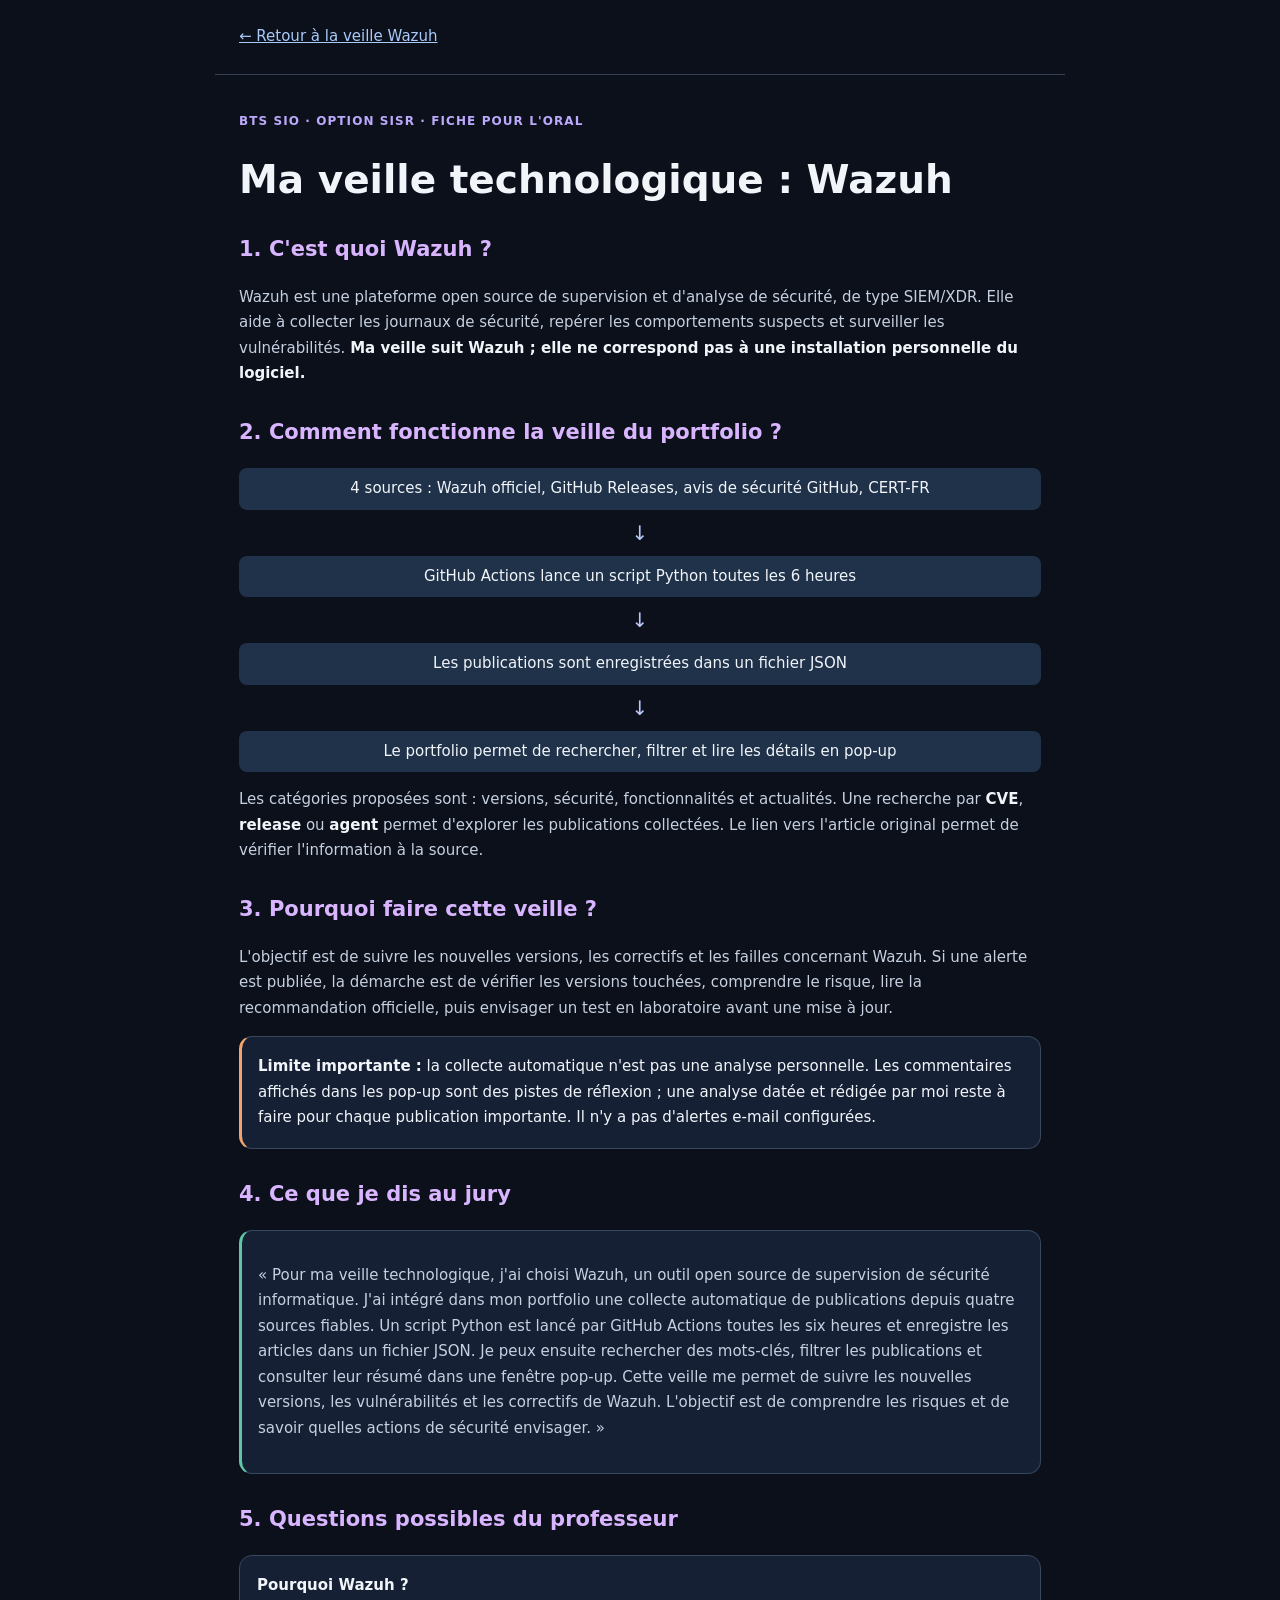
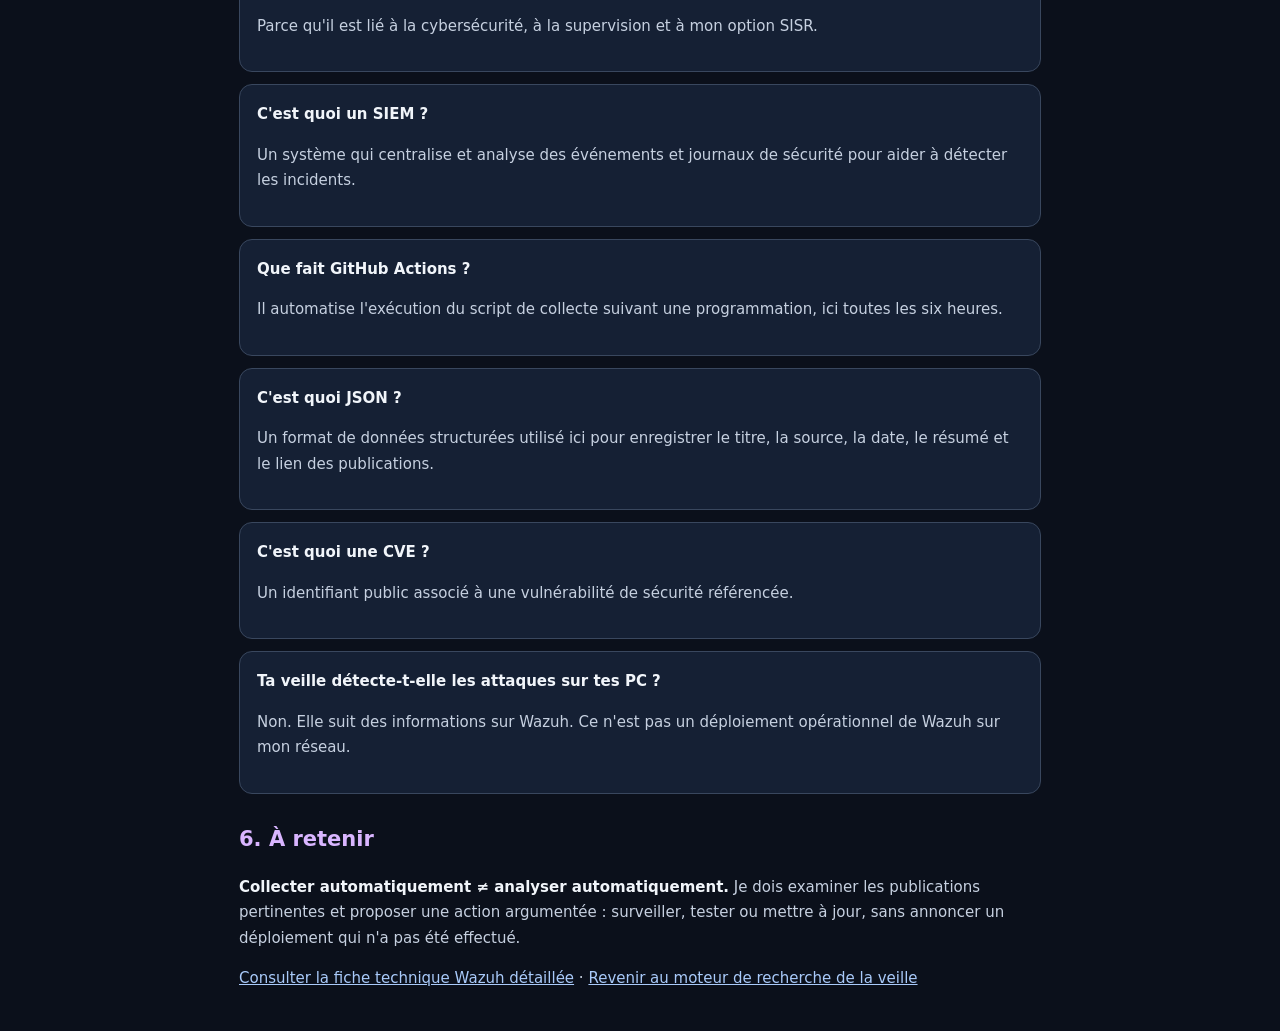
<file: fiche-revision-veille-wazuh.html>
<!doctype html><html lang="fr"><head><meta charset="utf-8"><meta name="viewport" content="width=device-width, initial-scale=1"><title>Fiche de révision – Veille Wazuh | BTS SIO SISR</title><style>:root{color-scheme:dark}*{box-sizing:border-box}body{margin:0;background:#0b101b;color:#f1f5fa;font:15px/1.7 system-ui,Arial,sans-serif}main,header{max-width:850px;margin:auto;padding:24px}header{border-bottom:1px solid #334055}a{color:#a9cafa}h1{font-size:clamp(25px,4vw,39px);line-height:1.2}h2{color:#d9b5ff;font-size:21px;margin-top:28px}p,li{color:#c6d0e0}.eyebrow{font-size:12px;color:#bda9fb;font-weight:bold;letter-spacing:.09em}.card{border:1px solid #39475e;background:#152034;border-radius:13px;padding:17px;margin:12px 0}.answer{border-left:3px solid #61c5a7;padding-left:16px}.warning{border-left:3px solid #efa56d;padding-left:16px}strong{color:#f1f5fa}.step{padding:8px 13px;background:#20324a;border-radius:8px;margin:6px 0;text-align:center}.arrow{text-align:center;font-size:20px;color:#b8c9f7}@media print{body{background:#fff;color:#111}p,li,strong{color:#111}.card,.step{background:#fff;border:1px solid #bbb}header{display:none}}</style></head><body>
<header><a href="./#veille">← Retour à la veille Wazuh</a></header><main><p class="eyebrow">BTS SIO · OPTION SISR · FICHE POUR L'ORAL</p><h1>Ma veille technologique : Wazuh</h1>
<section><h2>1. C'est quoi Wazuh ?</h2><p>Wazuh est une plateforme open source de supervision et d'analyse de sécurité, de type SIEM/XDR. Elle aide à collecter les journaux de sécurité, repérer les comportements suspects et surveiller les vulnérabilités. <strong>Ma veille suit Wazuh ; elle ne correspond pas à une installation personnelle du logiciel.</strong></p></section>
<section><h2>2. Comment fonctionne la veille du portfolio ?</h2><div class="step">4 sources : Wazuh officiel, GitHub Releases, avis de sécurité GitHub, CERT-FR</div><div class="arrow">↓</div><div class="step">GitHub Actions lance un script Python toutes les 6 heures</div><div class="arrow">↓</div><div class="step">Les publications sont enregistrées dans un fichier JSON</div><div class="arrow">↓</div><div class="step">Le portfolio permet de rechercher, filtrer et lire les détails en pop-up</div>
<p>Les catégories proposées sont : versions, sécurité, fonctionnalités et actualités. Une recherche par <strong>CVE</strong>, <strong>release</strong> ou <strong>agent</strong> permet d'explorer les publications collectées. Le lien vers l'article original permet de vérifier l'information à la source.</p></section>
<section><h2>3. Pourquoi faire cette veille ?</h2><p>L'objectif est de suivre les nouvelles versions, les correctifs et les failles concernant Wazuh. Si une alerte est publiée, la démarche est de vérifier les versions touchées, comprendre le risque, lire la recommandation officielle, puis envisager un test en laboratoire avant une mise à jour.</p><div class="card warning"><strong>Limite importante :</strong> la collecte automatique n'est pas une analyse personnelle. Les commentaires affichés dans les pop-up sont des pistes de réflexion ; une analyse datée et rédigée par moi reste à faire pour chaque publication importante. Il n'y a pas d'alertes e-mail configurées.</div></section>
<section><h2>4. Ce que je dis au jury</h2><div class="card answer"><p>« Pour ma veille technologique, j'ai choisi Wazuh, un outil open source de supervision de sécurité informatique. J'ai intégré dans mon portfolio une collecte automatique de publications depuis quatre sources fiables. Un script Python est lancé par GitHub Actions toutes les six heures et enregistre les articles dans un fichier JSON. Je peux ensuite rechercher des mots-clés, filtrer les publications et consulter leur résumé dans une fenêtre pop-up. Cette veille me permet de suivre les nouvelles versions, les vulnérabilités et les correctifs de Wazuh. L'objectif est de comprendre les risques et de savoir quelles actions de sécurité envisager. »</p></div></section>
<section><h2>5. Questions possibles du professeur</h2>
<div class="card"><strong>Pourquoi Wazuh ?</strong><p>Parce qu'il est lié à la cybersécurité, à la supervision et à mon option SISR.</p></div>
<div class="card"><strong>C'est quoi un SIEM ?</strong><p>Un système qui centralise et analyse des événements et journaux de sécurité pour aider à détecter les incidents.</p></div>
<div class="card"><strong>Que fait GitHub Actions ?</strong><p>Il automatise l'exécution du script de collecte suivant une programmation, ici toutes les six heures.</p></div>
<div class="card"><strong>C'est quoi JSON ?</strong><p>Un format de données structurées utilisé ici pour enregistrer le titre, la source, la date, le résumé et le lien des publications.</p></div>
<div class="card"><strong>C'est quoi une CVE ?</strong><p>Un identifiant public associé à une vulnérabilité de sécurité référencée.</p></div>
<div class="card"><strong>Ta veille détecte-t-elle les attaques sur tes PC ?</strong><p>Non. Elle suit des informations sur Wazuh. Ce n'est pas un déploiement opérationnel de Wazuh sur mon réseau.</p></div></section>
<section><h2>6. À retenir</h2><p><strong>Collecter automatiquement ≠ analyser automatiquement.</strong> Je dois examiner les publications pertinentes et proposer une action argumentée : surveiller, tester ou mettre à jour, sans annoncer un déploiement qui n'a pas été effectué.</p><p><a href="veille-wazuh.html">Consulter la fiche technique Wazuh détaillée</a> · <a href="./#veille">Revenir au moteur de recherche de la veille</a></p></section>
</main></body></html>
</file>
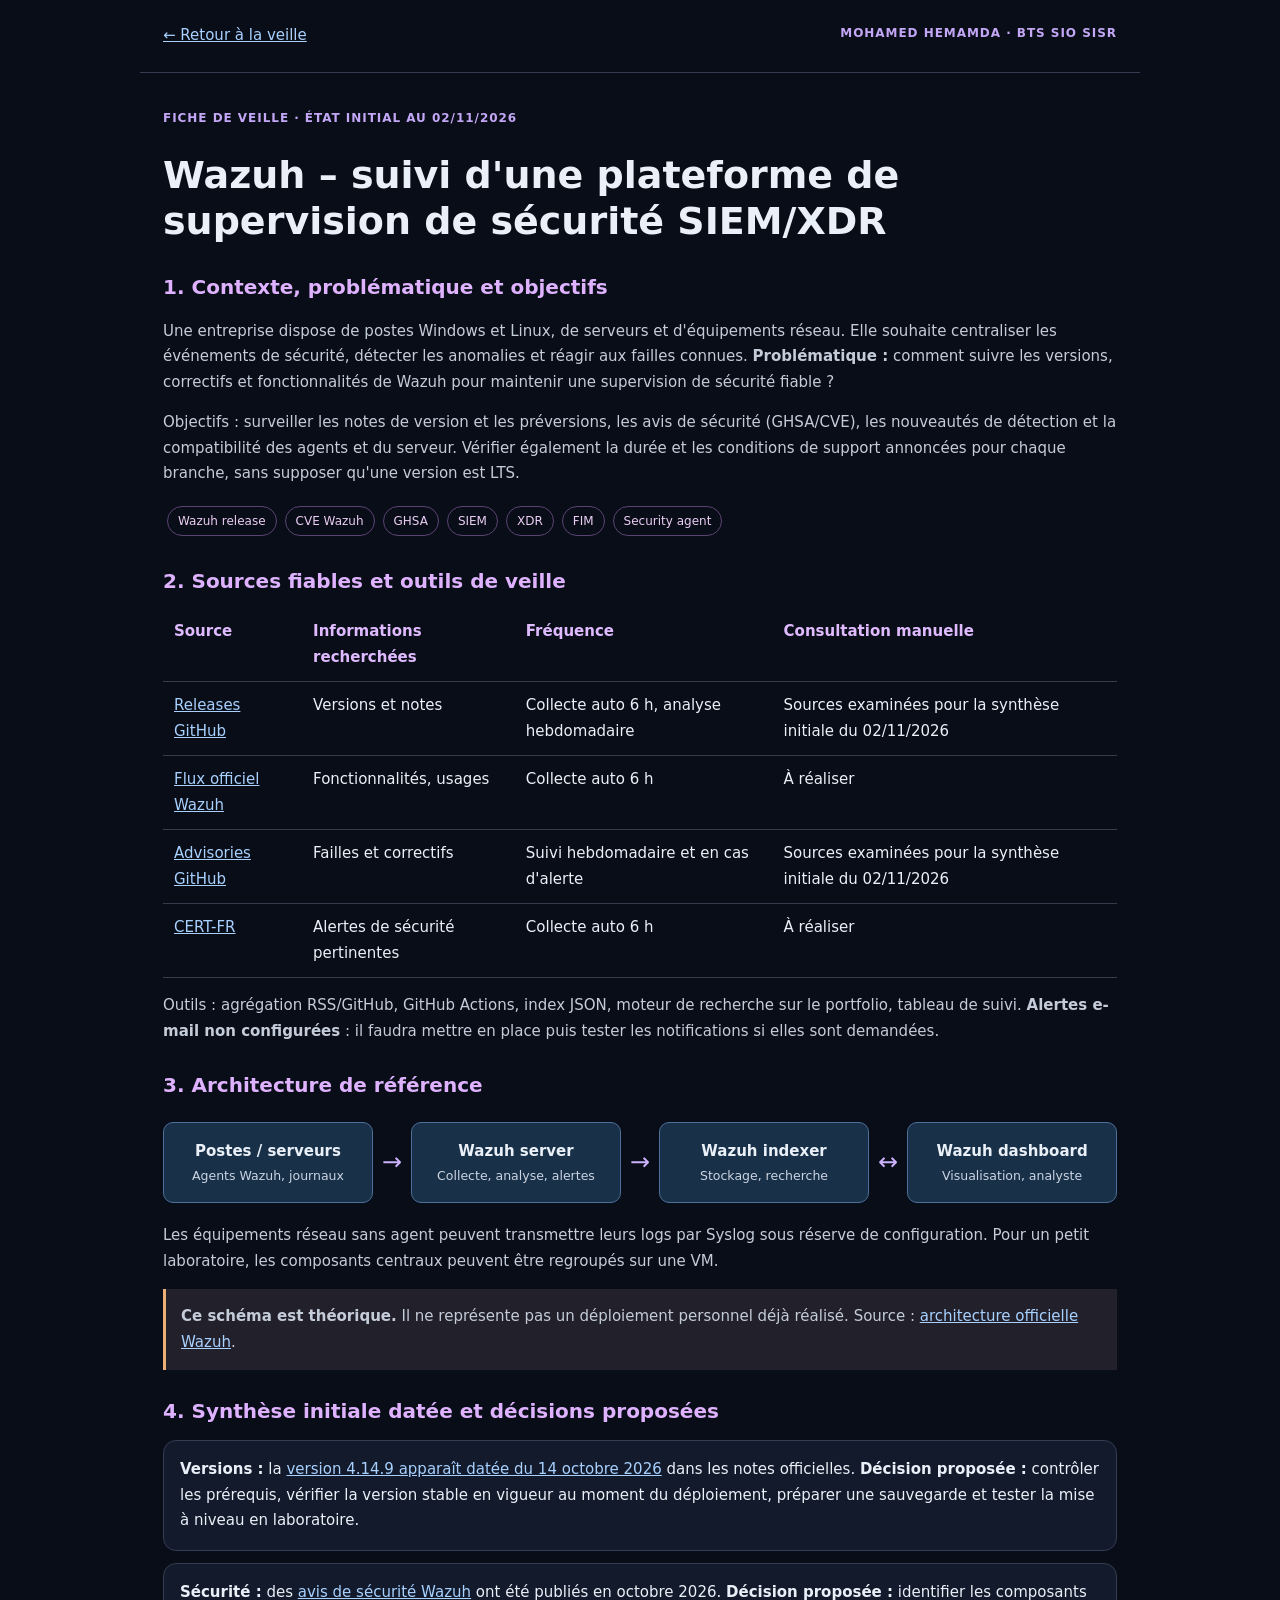
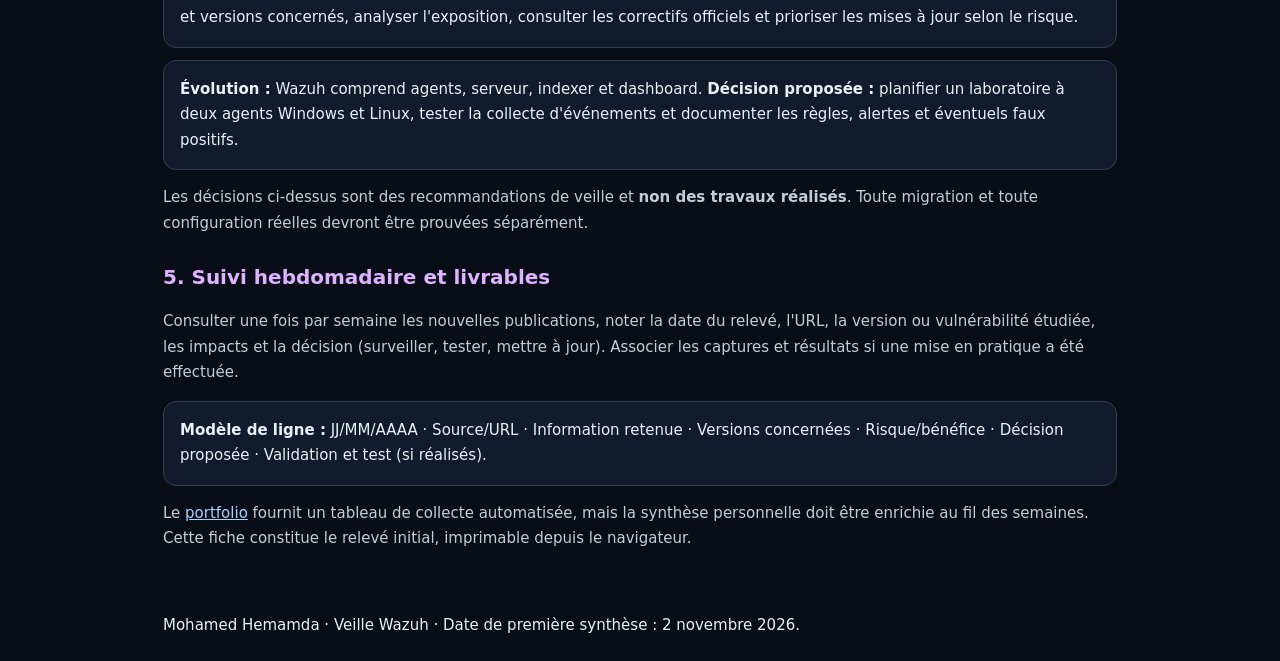
<file: veille-wazuh.html>
<!doctype html>
<html lang="fr"><head><meta charset="utf-8"><meta name="viewport" content="width=device-width,initial-scale=1">
<title>Veille Wazuh – BTS SIO SISR | Mohamed Hemamda</title>
<style>
*{box-sizing:border-box}html{color-scheme:dark}body{margin:0;background:#090d17;color:#eaf0f8;font:15px/1.7 Inter,system-ui,sans-serif}
header,main,footer{max-width:1000px;margin:auto;padding:23px}header{border-bottom:1px solid #353c53;display:flex;justify-content:space-between;gap:20px}
a{color:#a8d1ff}h1{font-size:clamp(24px,4vw,38px);line-height:1.2}h2{font-size:20px;color:#deb2ff;margin:24px 0 10px}
p,li{color:#c4ccda}.kicker{color:#c3a7f6;font-size:12px;letter-spacing:.08em;font-weight:700}
.box{background:#121a2b;border:1px solid #343d52;padding:16px;border-radius:13px;margin:12px 0}
.warn{border-left:3px solid #ecae75;padding:15px;background:#22202b}
.arch{display:flex;align-items:center;flex-wrap:wrap;gap:9px;margin:20px 0}
.node{flex:1 1 155px;background:#193148;border:1px solid #4a709a;border-radius:10px;text-align:center;padding:16px;font-weight:700}.node small{font-weight:400;display:block;color:#cbd4e2}
.arrow{color:#cfb2ff;font-size:24px}
table{border-collapse:collapse;width:100%;min-width:630px}th,td{padding:11px;border-bottom:1px solid #343b4b;text-align:left;vertical-align:top}th{color:#dfbaff}.scroll{overflow-x:auto}
.tags span{display:inline-block;padding:4px 10px;margin:4px;border-radius:20px;border:1px solid #5b4374;color:#ebcef5;font-size:12px}
@media print{*{background:#fff!important;color:#111!important;box-shadow:none!important}body{font-size:10pt}main,header{padding:8px 12px}h1{font-size:20pt}h2{font-size:12pt}section{break-inside:avoid}.box{border:1px solid #ccc}.node{padding:9px;border:1px solid #777}footer{display:none}}
</style></head><body>
<header><a href="./#veille">← Retour à la veille</a><span class="kicker">MOHAMED HEMAMDA · BTS SIO SISR</span></header><main>
<p class="kicker">FICHE DE VEILLE · ÉTAT INITIAL AU 02/11/2026</p>
<h1>Wazuh – suivi d'une plateforme de supervision de sécurité SIEM/XDR</h1>
<section><h2>1. Contexte, problématique et objectifs</h2>
<p>Une entreprise dispose de postes Windows et Linux, de serveurs et d'équipements réseau. Elle souhaite centraliser les événements de sécurité, détecter les anomalies et réagir aux failles connues. <strong>Problématique :</strong> comment suivre les versions, correctifs et fonctionnalités de Wazuh pour maintenir une supervision de sécurité fiable ?</p>
<p>Objectifs : surveiller les notes de version et les préversions, les avis de sécurité (GHSA/CVE), les nouveautés de détection et la compatibilité des agents et du serveur. Vérifier également la durée et les conditions de support annoncées pour chaque branche, sans supposer qu'une version est LTS.</p>
<div class="tags"><span>Wazuh release</span><span>CVE Wazuh</span><span>GHSA</span><span>SIEM</span><span>XDR</span><span>FIM</span><span>Security agent</span></div></section>
<section><h2>2. Sources fiables et outils de veille</h2>
<div class="scroll"><table><thead><tr><th>Source</th><th>Informations recherchées</th><th>Fréquence</th><th>Consultation manuelle</th></tr></thead><tbody>
<tr><td><a href="https://github.com/wazuh/wazuh/releases">Releases GitHub</a></td><td>Versions et notes</td><td>Collecte auto 6 h, analyse hebdomadaire</td><td>Sources examinées pour la synthèse initiale du 02/11/2026</td></tr>
<tr><td><a href="https://wazuh.com/feed/">Flux officiel Wazuh</a></td><td>Fonctionnalités, usages</td><td>Collecte auto 6 h</td><td>À réaliser</td></tr>
<tr><td><a href="https://github.com/wazuh/wazuh/security/advisories">Advisories GitHub</a></td><td>Failles et correctifs</td><td>Suivi hebdomadaire et en cas d'alerte</td><td>Sources examinées pour la synthèse initiale du 02/11/2026</td></tr>
<tr><td><a href="https://www.cert.cyber.gouv.fr/flux-rss">CERT-FR</a></td><td>Alertes de sécurité pertinentes</td><td>Collecte auto 6 h</td><td>À réaliser</td></tr>
</tbody></table></div>
<p>Outils : agrégation RSS/GitHub, GitHub Actions, index JSON, moteur de recherche sur le portfolio, tableau de suivi. <strong>Alertes e-mail non configurées</strong> : il faudra mettre en place puis tester les notifications si elles sont demandées.</p></section>
<section><h2>3. Architecture de référence</h2>
<div class="arch" role="img" aria-label="Agents Windows et Linux vers serveur Wazuh, indexer puis dashboard">
<div class="node">Postes / serveurs<small>Agents Wazuh, journaux</small></div><span class="arrow">→</span>
<div class="node">Wazuh server<small>Collecte, analyse, alertes</small></div><span class="arrow">→</span>
<div class="node">Wazuh indexer<small>Stockage, recherche</small></div><span class="arrow">↔</span>
<div class="node">Wazuh dashboard<small>Visualisation, analyste</small></div>
</div>
<p>Les équipements réseau sans agent peuvent transmettre leurs logs par Syslog sous réserve de configuration. Pour un petit laboratoire, les composants centraux peuvent être regroupés sur une VM.</p>
<p class="warn"><strong>Ce schéma est théorique.</strong> Il ne représente pas un déploiement personnel déjà réalisé. Source : <a href="https://documentation.wazuh.com/current/getting-started/architecture.html">architecture officielle Wazuh</a>.</p></section>
<section><h2>4. Synthèse initiale datée et décisions proposées</h2>
<div class="box"><strong>Versions :</strong> la <a href="https://documentation.wazuh.com/current/release-notes/index.html">version 4.14.9 apparaît datée du 14 octobre 2026</a> dans les notes officielles. <strong>Décision proposée :</strong> contrôler les prérequis, vérifier la version stable en vigueur au moment du déploiement, préparer une sauvegarde et tester la mise à niveau en laboratoire.</div>
<div class="box"><strong>Sécurité :</strong> des <a href="https://github.com/wazuh/wazuh/security/advisories">avis de sécurité Wazuh</a> ont été publiés en octobre 2026. <strong>Décision proposée :</strong> identifier les composants et versions concernés, analyser l'exposition, consulter les correctifs officiels et prioriser les mises à jour selon le risque.</div>
<div class="box"><strong>Évolution :</strong> Wazuh comprend agents, serveur, indexer et dashboard. <strong>Décision proposée :</strong> planifier un laboratoire à deux agents Windows et Linux, tester la collecte d'événements et documenter les règles, alertes et éventuels faux positifs.</div>
<p>Les décisions ci-dessus sont des recommandations de veille et <strong>non des travaux réalisés</strong>. Toute migration et toute configuration réelles devront être prouvées séparément.</p></section>
<section><h2>5. Suivi hebdomadaire et livrables</h2>
<p>Consulter une fois par semaine les nouvelles publications, noter la date du relevé, l'URL, la version ou vulnérabilité étudiée, les impacts et la décision (surveiller, tester, mettre à jour). Associer les captures et résultats si une mise en pratique a été effectuée.</p>
<div class="box"><strong>Modèle de ligne :</strong> JJ/MM/AAAA · Source/URL · Information retenue · Versions concernées · Risque/bénéfice · Décision proposée · Validation et test (si réalisés).</div>
<p>Le <a href="./#veille">portfolio</a> fournit un tableau de collecte automatisée, mais la synthèse personnelle doit être enrichie au fil des semaines. Cette fiche constitue le relevé initial, imprimable depuis le navigateur.</p></section>
</main><footer>Mohamed Hemamda · Veille Wazuh · Date de première synthèse : 2 novembre 2026.</footer></body></html>
</file>
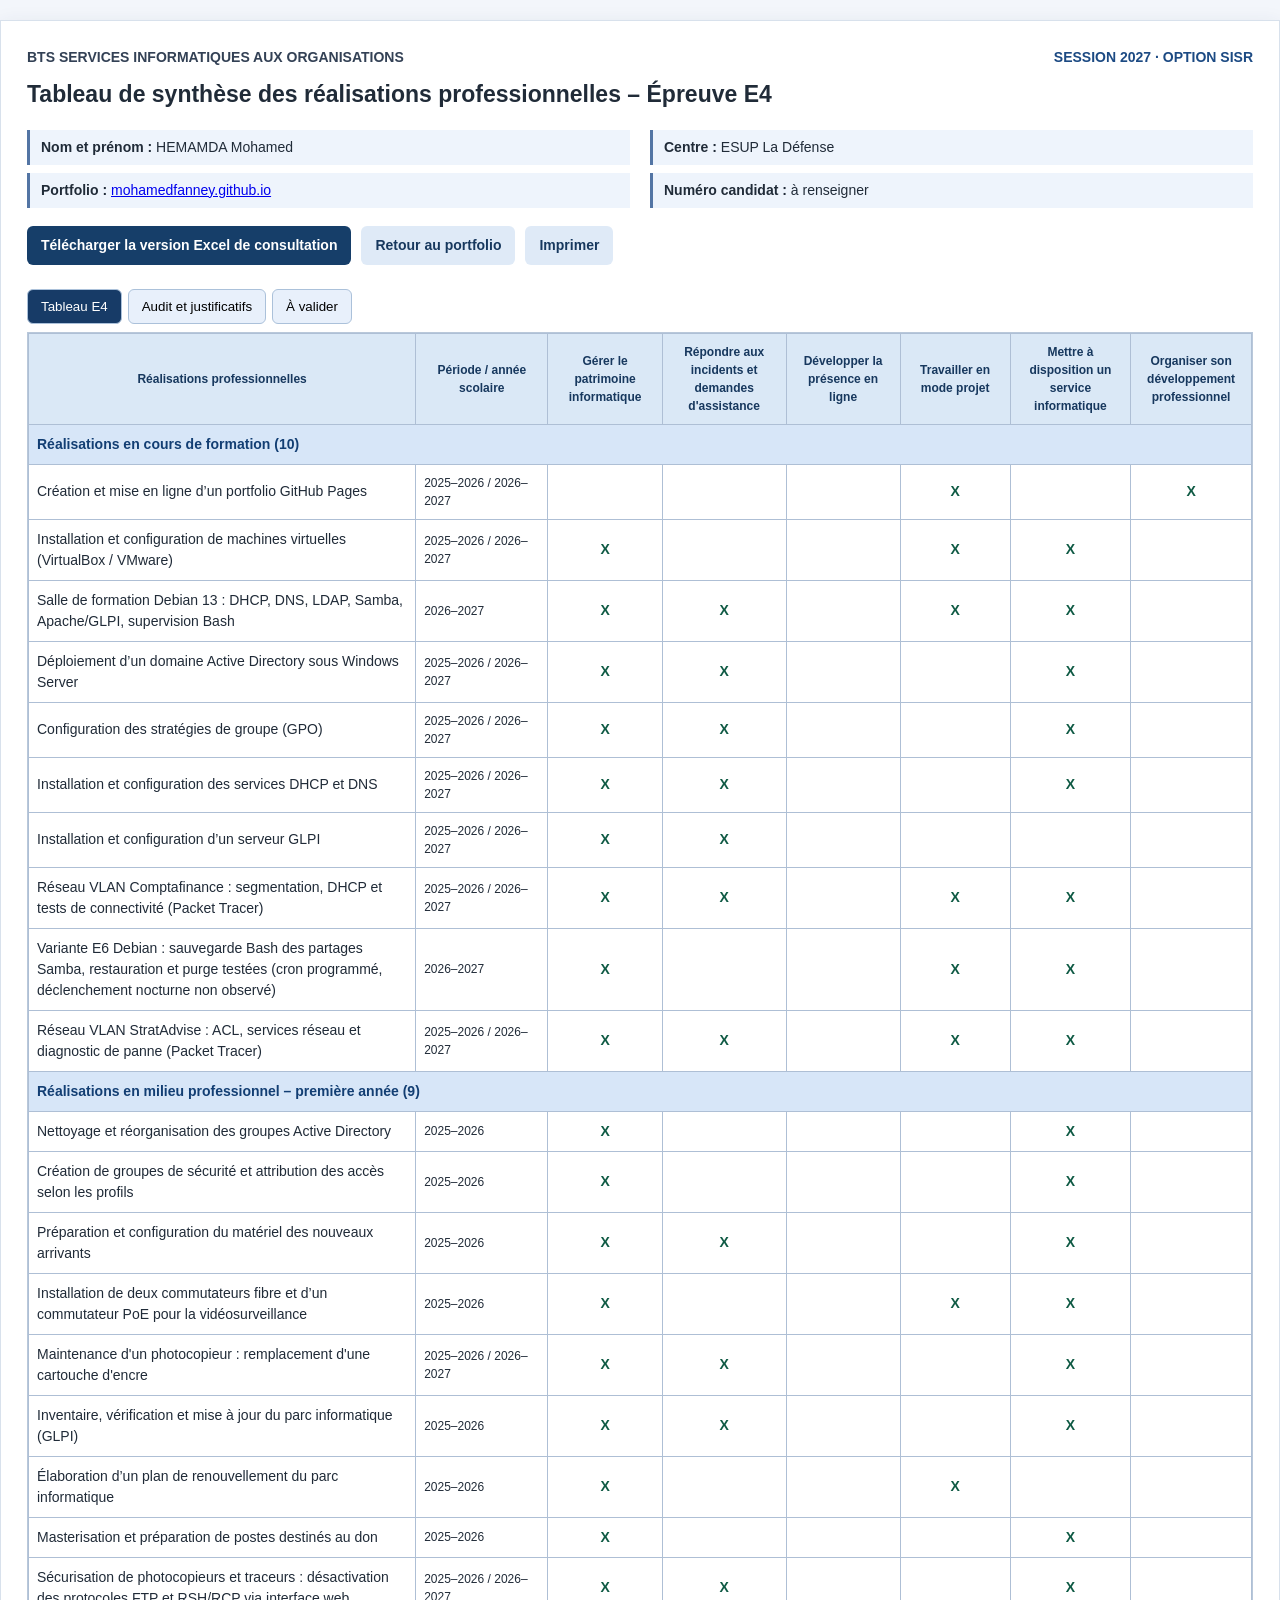
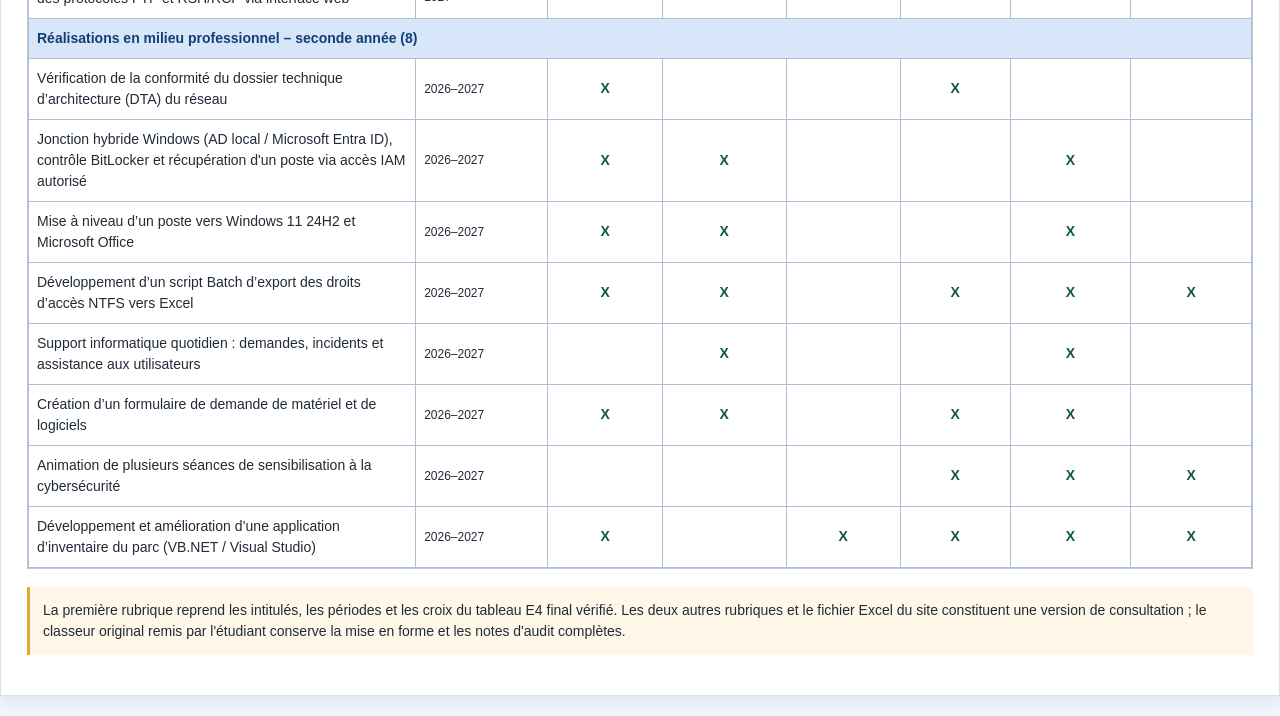
<file: documents/tableau-synthese-e4.html>
<!doctype html><html lang="fr"><head><meta charset="utf-8"><meta name="viewport" content="width=device-width,initial-scale=1">
<title>Tableau de synthèse E4 – Session 2027 – Mohamed HEMAMDA</title>
<style>:root{color-scheme:light}*{box-sizing:border-box}body{font:14px/1.5 Arial,system-ui,sans-serif;color:#202b38;background:#f3f6fb;margin:0}.paper{max-width:1400px;margin:20px auto;padding:26px;background:white;box-shadow:0 5px 20px #26395118;border:1px solid #d8e1ec}h1{font-size:23px;margin:9px 0 14px}h2{font-size:18px;margin:8px 0}.top{display:flex;justify-content:space-between;gap:10px;flex-wrap:wrap;font-weight:700;color:#334155}.session{color:#1c4a83}.info{display:grid;grid-template-columns:1fr 1fr;gap:8px 20px;margin:18px 0}.info div{padding:7px 11px;background:#eef4fc;border-left:3px solid #5375a4}.actions{display:flex;gap:10px;flex-wrap:wrap;margin:18px 0}a.btn{padding:9px 14px;border-radius:6px;background:#163e69;color:#fff;text-decoration:none;font-weight:700}a.btn.light{background:#dfeaf7;color:#17385e}.scroll{overflow-x:auto;border:1px solid #b9c8da}table{border-collapse:collapse;width:100%;min-width:1200px}th,td{border:1px solid #aebfd5;padding:9px 8px;vertical-align:middle}thead th{background:#dae8f6;color:#17385e;text-align:center;font-size:12px;min-width:105px}thead th:first-child{min-width:330px}thead th:nth-child(2){min-width:130px}.group th{text-align:left;background:#d7e6f8;color:#123e73;font-size:14px}.mark{text-align:center;font-weight:800;color:#0f5a44}.date{font-size:12px}.notes{margin-top:18px;padding:13px;background:#fff8e8;border-left:3px solid #e9a13c}.tabs{display:flex;gap:6px;margin:24px 0 8px}.tab{padding:9px 13px;border:1px solid #abc1da;background:#e8f0fb;border-radius:6px;cursor:pointer}.tab[aria-selected=true]{background:#173b67;color:#fff}.panel[hidden]{display:none}.small{font-size:13px;color:#425672}.mini td{padding:8px 12px}.mini{min-width:0}@media print{body{background:#fff}.paper{margin:0;border:0;box-shadow:none;padding:6px}table{min-width:0}th,td{font-size:8px;padding:4px}.actions,.tabs{display:none}.panel[hidden]{display:none!important}}@media(max-width:650px){.info{grid-template-columns:1fr}.paper{padding:13px;margin:0}}</style></head><body><main class="paper">
<div class="top"><span>BTS SERVICES INFORMATIQUES AUX ORGANISATIONS</span><span class="session">SESSION 2027 · OPTION SISR</span></div>
<h1>Tableau de synthèse des réalisations professionnelles – Épreuve E4</h1>
<div class="info"><div><b>Nom et prénom :</b> HEMAMDA Mohamed</div><div><b>Centre :</b> ESUP La Défense</div><div><b>Portfolio :</b> <a href="https://mohamedfanney.github.io/">mohamedfanney.github.io</a></div><div><b>Numéro candidat :</b> à renseigner</div></div>
<div class="actions"><a class="btn" href="tableau-synthese-e4.xlsx" download>Télécharger la version Excel de consultation</a><a class="btn light" href="../#e4">Retour au portfolio</a><a class="btn light" href="#" onclick="window.print();return false">Imprimer</a></div>
<div class="tabs" role="tablist"><button class="tab" type="button" aria-selected="true" onclick="switchTab(0)">Tableau E4</button><button class="tab" type="button" aria-selected="false" onclick="switchTab(1)">Audit et justificatifs</button><button class="tab" type="button" aria-selected="false" onclick="switchTab(2)">À valider</button></div>
<div class="panel"><div class="scroll"><table><thead><tr><th>Réalisations professionnelles</th><th>Période / année scolaire</th><th>Gérer le patrimoine informatique</th><th>Répondre aux incidents et demandes d'assistance</th><th>Développer la présence en ligne</th><th>Travailler en mode projet</th><th>Mettre à disposition un service informatique</th><th>Organiser son développement professionnel</th></tr></thead><tbody><tr class="group"><th colspan="8">Réalisations en cours de formation (10)</th></tr><tr><td>Création et mise en ligne d’un portfolio GitHub Pages</td><td class="date">2025–2026 / 2026–2027</td><td class="mark"></td><td class="mark"></td><td class="mark"></td><td class="mark">X</td><td class="mark"></td><td class="mark">X</td></tr><tr><td>Installation et configuration de machines virtuelles (VirtualBox / VMware)</td><td class="date">2025–2026 / 2026–2027</td><td class="mark">X</td><td class="mark"></td><td class="mark"></td><td class="mark">X</td><td class="mark">X</td><td class="mark"></td></tr><tr><td>Salle de formation Debian 13 : DHCP, DNS, LDAP, Samba, Apache/GLPI, supervision Bash</td><td class="date">2026–2027</td><td class="mark">X</td><td class="mark">X</td><td class="mark"></td><td class="mark">X</td><td class="mark">X</td><td class="mark"></td></tr><tr><td>Déploiement d’un domaine Active Directory sous Windows Server</td><td class="date">2025–2026 / 2026–2027</td><td class="mark">X</td><td class="mark">X</td><td class="mark"></td><td class="mark"></td><td class="mark">X</td><td class="mark"></td></tr><tr><td>Configuration des stratégies de groupe (GPO)</td><td class="date">2025–2026 / 2026–2027</td><td class="mark">X</td><td class="mark">X</td><td class="mark"></td><td class="mark"></td><td class="mark">X</td><td class="mark"></td></tr><tr><td>Installation et configuration des services DHCP et DNS</td><td class="date">2025–2026 / 2026–2027</td><td class="mark">X</td><td class="mark">X</td><td class="mark"></td><td class="mark"></td><td class="mark">X</td><td class="mark"></td></tr><tr><td>Installation et configuration d’un serveur GLPI</td><td class="date">2025–2026 / 2026–2027</td><td class="mark">X</td><td class="mark">X</td><td class="mark"></td><td class="mark"></td><td class="mark"></td><td class="mark"></td></tr><tr><td>Réseau VLAN Comptafinance : segmentation, DHCP et tests de connectivité (Packet Tracer)</td><td class="date">2025–2026 / 2026–2027</td><td class="mark">X</td><td class="mark">X</td><td class="mark"></td><td class="mark">X</td><td class="mark">X</td><td class="mark"></td></tr><tr><td>Variante E6 Debian : sauvegarde Bash des partages Samba, restauration et purge testées (cron programmé, déclenchement nocturne non observé)</td><td class="date">2026–2027</td><td class="mark">X</td><td class="mark"></td><td class="mark"></td><td class="mark">X</td><td class="mark">X</td><td class="mark"></td></tr><tr><td>Réseau VLAN StratAdvise : ACL, services réseau et diagnostic de panne (Packet Tracer)</td><td class="date">2025–2026 / 2026–2027</td><td class="mark">X</td><td class="mark">X</td><td class="mark"></td><td class="mark">X</td><td class="mark">X</td><td class="mark"></td></tr><tr class="group"><th colspan="8">Réalisations en milieu professionnel – première année (9)</th></tr><tr><td>Nettoyage et réorganisation des groupes Active Directory</td><td class="date">2025–2026</td><td class="mark">X</td><td class="mark"></td><td class="mark"></td><td class="mark"></td><td class="mark">X</td><td class="mark"></td></tr><tr><td>Création de groupes de sécurité et attribution des accès selon les profils</td><td class="date">2025–2026</td><td class="mark">X</td><td class="mark"></td><td class="mark"></td><td class="mark"></td><td class="mark">X</td><td class="mark"></td></tr><tr><td>Préparation et configuration du matériel des nouveaux arrivants</td><td class="date">2025–2026</td><td class="mark">X</td><td class="mark">X</td><td class="mark"></td><td class="mark"></td><td class="mark">X</td><td class="mark"></td></tr><tr><td>Installation de deux commutateurs fibre et d’un commutateur PoE pour la vidéosurveillance</td><td class="date">2025–2026</td><td class="mark">X</td><td class="mark"></td><td class="mark"></td><td class="mark">X</td><td class="mark">X</td><td class="mark"></td></tr><tr><td>Maintenance d'un photocopieur : remplacement d'une cartouche d'encre</td><td class="date">2025–2026 / 2026–2027</td><td class="mark">X</td><td class="mark">X</td><td class="mark"></td><td class="mark"></td><td class="mark">X</td><td class="mark"></td></tr><tr><td>Inventaire, vérification et mise à jour du parc informatique (GLPI)</td><td class="date">2025–2026</td><td class="mark">X</td><td class="mark">X</td><td class="mark"></td><td class="mark"></td><td class="mark">X</td><td class="mark"></td></tr><tr><td>Élaboration d’un plan de renouvellement du parc informatique</td><td class="date">2025–2026</td><td class="mark">X</td><td class="mark"></td><td class="mark"></td><td class="mark">X</td><td class="mark"></td><td class="mark"></td></tr><tr><td>Masterisation et préparation de postes destinés au don</td><td class="date">2025–2026</td><td class="mark">X</td><td class="mark"></td><td class="mark"></td><td class="mark"></td><td class="mark">X</td><td class="mark"></td></tr><tr><td>Sécurisation de photocopieurs et traceurs : désactivation des protocoles FTP et RSH/RCP via interface web</td><td class="date">2025–2026 / 2026–2027</td><td class="mark">X</td><td class="mark">X</td><td class="mark"></td><td class="mark"></td><td class="mark">X</td><td class="mark"></td></tr><tr class="group"><th colspan="8">Réalisations en milieu professionnel – seconde année (8)</th></tr><tr><td>Vérification de la conformité du dossier technique d’architecture (DTA) du réseau</td><td class="date">2026–2027</td><td class="mark">X</td><td class="mark"></td><td class="mark"></td><td class="mark">X</td><td class="mark"></td><td class="mark"></td></tr><tr><td>Jonction hybride Windows (AD local / Microsoft Entra ID), contrôle BitLocker et récupération d'un poste via accès IAM autorisé</td><td class="date">2026–2027</td><td class="mark">X</td><td class="mark">X</td><td class="mark"></td><td class="mark"></td><td class="mark">X</td><td class="mark"></td></tr><tr><td>Mise à niveau d’un poste vers Windows 11 24H2 et Microsoft Office</td><td class="date">2026–2027</td><td class="mark">X</td><td class="mark">X</td><td class="mark"></td><td class="mark"></td><td class="mark">X</td><td class="mark"></td></tr><tr><td>Développement d’un script Batch d’export des droits d’accès NTFS vers Excel</td><td class="date">2026–2027</td><td class="mark">X</td><td class="mark">X</td><td class="mark"></td><td class="mark">X</td><td class="mark">X</td><td class="mark">X</td></tr><tr><td>Support informatique quotidien : demandes, incidents et assistance aux utilisateurs</td><td class="date">2026–2027</td><td class="mark"></td><td class="mark">X</td><td class="mark"></td><td class="mark"></td><td class="mark">X</td><td class="mark"></td></tr><tr><td>Création d’un formulaire de demande de matériel et de logiciels</td><td class="date">2026–2027</td><td class="mark">X</td><td class="mark">X</td><td class="mark"></td><td class="mark">X</td><td class="mark">X</td><td class="mark"></td></tr><tr><td>Animation de plusieurs séances de sensibilisation à la cybersécurité</td><td class="date">2026–2027</td><td class="mark"></td><td class="mark"></td><td class="mark"></td><td class="mark">X</td><td class="mark">X</td><td class="mark">X</td></tr><tr><td>Développement et amélioration d’une application d’inventaire du parc (VB.NET / Visual Studio)</td><td class="date">2026–2027</td><td class="mark">X</td><td class="mark"></td><td class="mark">X</td><td class="mark">X</td><td class="mark">X</td><td class="mark">X</td></tr></tbody></table></div>
<p class="notes">La première rubrique reprend les intitulés, les périodes et les croix du tableau E4 final vérifié. Les deux autres rubriques et le fichier Excel du site constituent une version de consultation ; le classeur original remis par l'étudiant conserve la mise en forme et les notes d'audit complètes.</p></div>
<div class="panel" hidden><h2>Audit portfolio E4</h2><div class="scroll"><table class="mini"><tr><th>Réalisation</th><th>Situation actuelle</th></tr><tr><td>Debian 13 et sauvegarde Bash</td><td>Documentation E6 et tests réalisés ; exécution nocturne cron non observée</td></tr><tr><td>GLPI Debian 12</td><td>Procédure et fiche publique disponibles</td></tr><tr><td>VLAN, Active Directory, GPO</td><td>Fiches projets présentes sur le portfolio</td></tr><tr><td>Tunzini – BitLocker / Entra ID</td><td>Fiche professionnelle et captures privées ; informations sensibles non publiées</td></tr><tr><td>Tunzini – FTP / RSH</td><td>Fiche et photos avant/après ; lien technique exact des 13 alertes à chaque appareil non établi</td></tr><tr><td>Proxmox, VPN, Zabbix, Health4All</td><td>Retirés, déclarés non réalisés</td></tr></table></div></div>
<div class="panel" hidden><h2>Vérifications avant dépôt</h2><p>Numéro candidat ; dates exactes ; validation des compétences E4 ; vérification des réalisations d'entreprise non encore documentées ; respect des règles de confidentialité ; accord du formateur sur la variante sauvegarde E6.</p><p class="small">Ce tableau n'est pas une attestation de réalisation des activités non justifiées.</p></div>
</main><script>function switchTab(n){document.querySelectorAll('.panel').forEach((el,i)=>el.hidden=i!==n);document.querySelectorAll('.tab').forEach((el,i)=>el.setAttribute('aria-selected',String(i===n)))}</script></body></html>
</file>
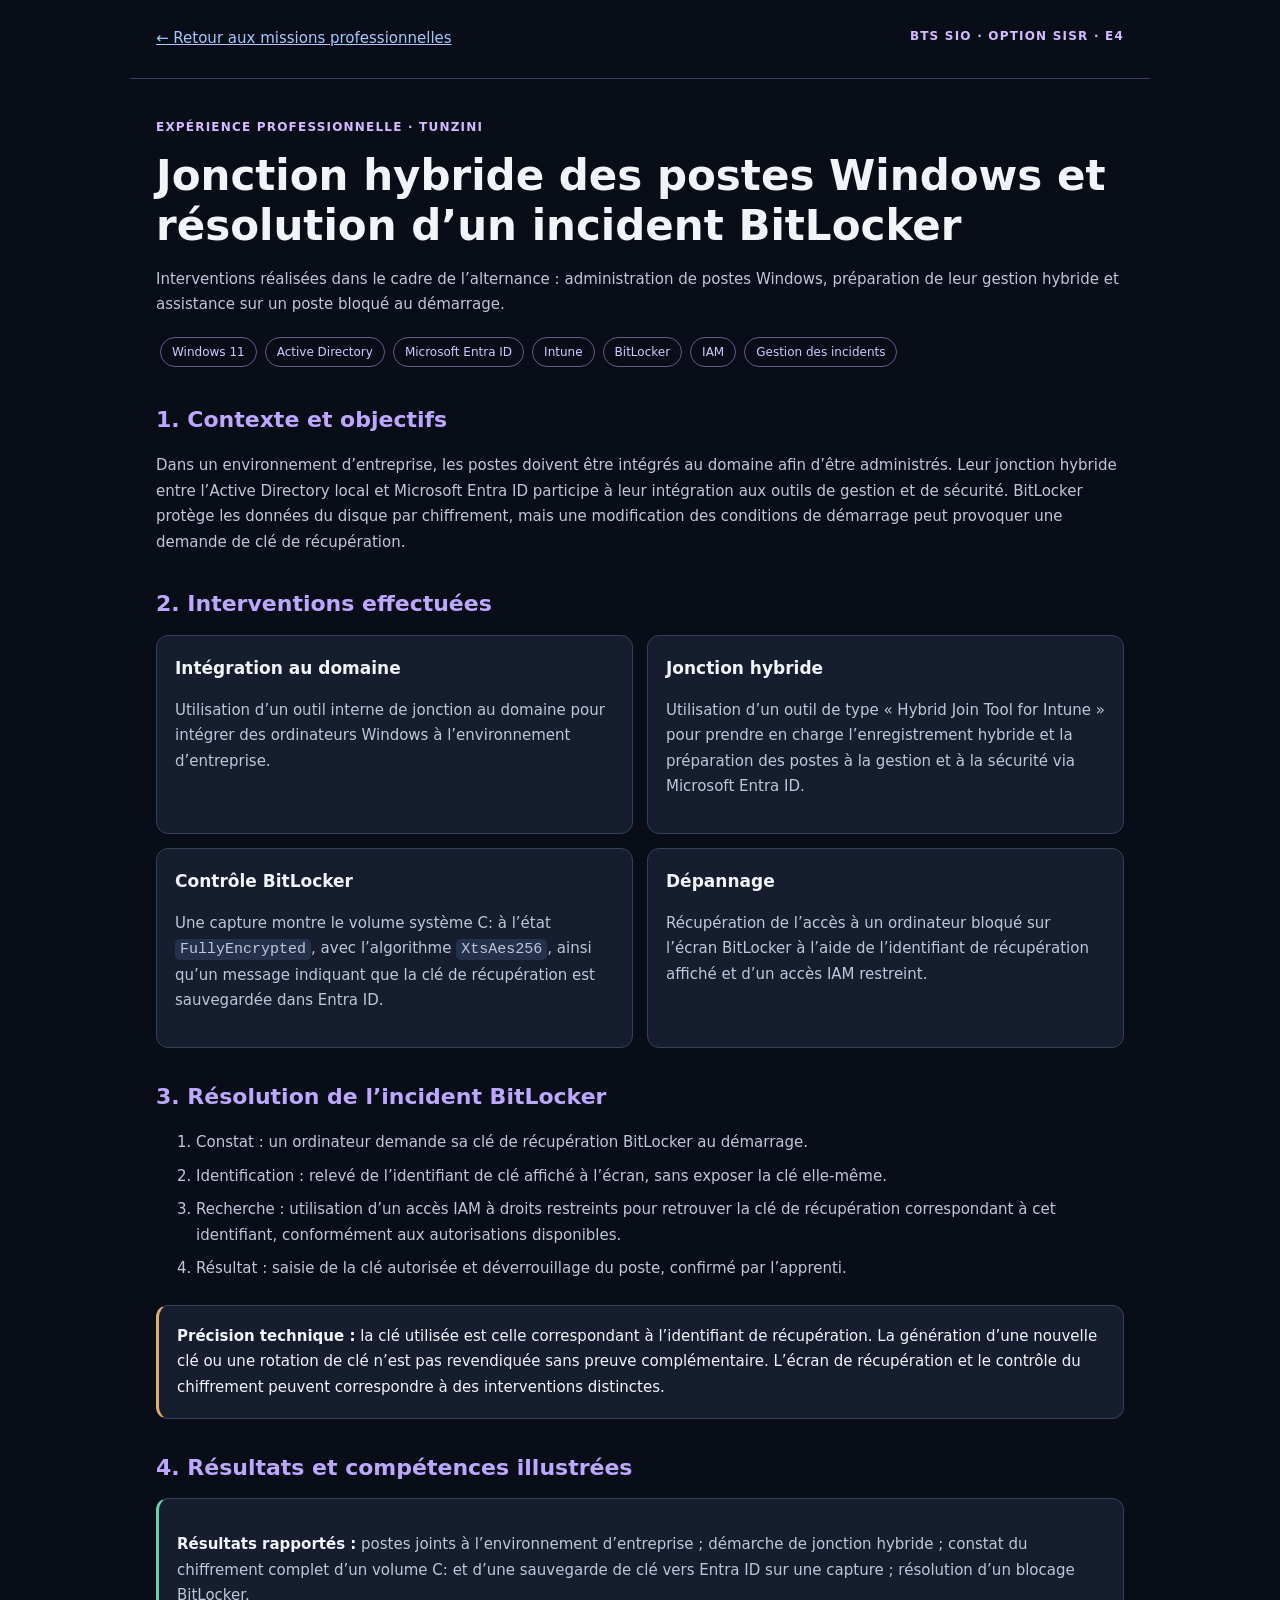
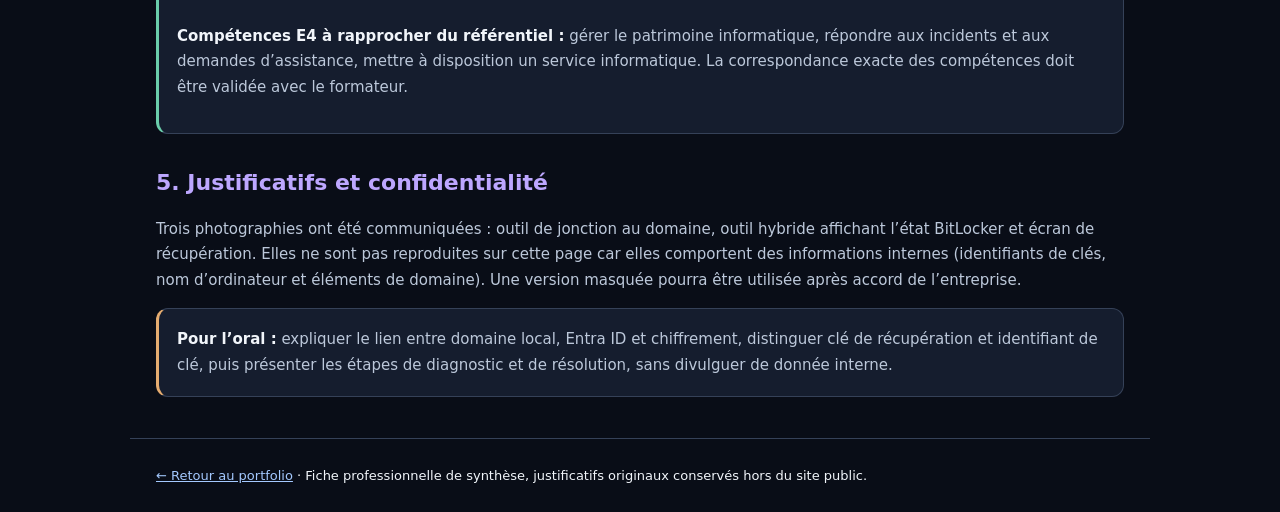
<file: missions/jonction-hybride-bitlocker.html>
<!doctype html>
<html lang="fr"><head><meta charset="utf-8"><meta name="viewport" content="width=device-width, initial-scale=1">
<title>Mission professionnelle – Jonction hybride et incident BitLocker | BTS SIO SISR</title>
<meta name="description" content="Fiche professionnelle anonymisée : intégration de postes Windows à un domaine, jonction hybride Microsoft Entra ID, contrôle du chiffrement BitLocker et résolution d'un incident de récupération.">
<style>
:root{color-scheme:dark;--bg:#090d17;--card:#151d2e;--border:#354158;--text:#f1f5fa;--secondary:#bcc8da;--accent:#bda7ff}
*{box-sizing:border-box}body{margin:0;background:var(--bg);color:var(--text);font:15px/1.7 Inter,system-ui,sans-serif}main,header,footer{max-width:1020px;margin:auto;padding:26px}header{border-bottom:1px solid var(--border);display:flex;justify-content:space-between;gap:16px}h1{font-size:clamp(26px,4vw,42px);line-height:1.2;margin:14px 0}h2{font-size:22px;color:var(--accent);margin:30px 0 12px}h3{font-size:17px;margin:0 0 8px}p,li{color:var(--secondary)}strong{color:var(--text)}a{color:#a4c9ff}.tag{display:inline-block;border:1px solid #665c8a;padding:4px 11px;border-radius:20px;margin:4px;font-size:12px;color:#d4c8ff}.eyebrow{font-size:12px;letter-spacing:.1em;color:#d4baff;font-weight:700}.grid{display:grid;grid-template-columns:repeat(2,minmax(0,1fr));gap:14px}.card,.notice{padding:18px;background:var(--card);border:1px solid var(--border);border-radius:12px}.notice{border-left:3px solid #e5ac70}.good{border-left:3px solid #6acdab}ol li{padding-bottom:8px}code{background:#25314b;padding:2px 5px;border-radius:5px}footer{border-top:1px solid var(--border);font-size:13px}@media(max-width:650px){.grid{grid-template-columns:1fr}header{flex-direction:column}}@media print{body{background:white;color:#111}p,li{color:#222}.card,.notice{background:#fff;border-color:#999}}
</style></head><body>
<header><a href="../#missions">← Retour aux missions professionnelles</a><span class="eyebrow">BTS SIO · OPTION SISR · E4</span></header>
<main>
<p class="eyebrow">EXPÉRIENCE PROFESSIONNELLE · TUNZINI</p>
<h1>Jonction hybride des postes Windows et résolution d’un incident BitLocker</h1>
<p>Interventions réalisées dans le cadre de l’alternance : administration de postes Windows, préparation de leur gestion hybride et assistance sur un poste bloqué au démarrage.</p>
<div><span class="tag">Windows 11</span><span class="tag">Active Directory</span><span class="tag">Microsoft Entra ID</span><span class="tag">Intune</span><span class="tag">BitLocker</span><span class="tag">IAM</span><span class="tag">Gestion des incidents</span></div>
<section><h2>1. Contexte et objectifs</h2><p>Dans un environnement d’entreprise, les postes doivent être intégrés au domaine afin d’être administrés. Leur jonction hybride entre l’Active Directory local et Microsoft Entra ID participe à leur intégration aux outils de gestion et de sécurité. BitLocker protège les données du disque par chiffrement, mais une modification des conditions de démarrage peut provoquer une demande de clé de récupération.</p></section>
<section><h2>2. Interventions effectuées</h2><div class="grid">
<div class="card"><h3>Intégration au domaine</h3><p>Utilisation d’un outil interne de jonction au domaine pour intégrer des ordinateurs Windows à l’environnement d’entreprise.</p></div>
<div class="card"><h3>Jonction hybride</h3><p>Utilisation d’un outil de type « Hybrid Join Tool for Intune » pour prendre en charge l’enregistrement hybride et la préparation des postes à la gestion et à la sécurité via Microsoft Entra ID.</p></div>
<div class="card"><h3>Contrôle BitLocker</h3><p>Une capture montre le volume système C: à l’état <code>FullyEncrypted</code>, avec l’algorithme <code>XtsAes256</code>, ainsi qu’un message indiquant que la clé de récupération est sauvegardée dans Entra ID.</p></div>
<div class="card"><h3>Dépannage</h3><p>Récupération de l’accès à un ordinateur bloqué sur l’écran BitLocker à l’aide de l’identifiant de récupération affiché et d’un accès IAM restreint.</p></div>
</div></section>
<section><h2>3. Résolution de l’incident BitLocker</h2>
<ol><li>Constat : un ordinateur demande sa clé de récupération BitLocker au démarrage.</li>
<li>Identification : relevé de l’identifiant de clé affiché à l’écran, sans exposer la clé elle-même.</li>
<li>Recherche : utilisation d’un accès IAM à droits restreints pour retrouver la clé de récupération correspondant à cet identifiant, conformément aux autorisations disponibles.</li>
<li>Résultat : saisie de la clé autorisée et déverrouillage du poste, confirmé par l’apprenti.</li></ol>
<div class="notice"><strong>Précision technique :</strong> la clé utilisée est celle correspondant à l’identifiant de récupération. La génération d’une nouvelle clé ou une rotation de clé n’est pas revendiquée sans preuve complémentaire. L’écran de récupération et le contrôle du chiffrement peuvent correspondre à des interventions distinctes.</div>
</section>
<section><h2>4. Résultats et compétences illustrées</h2>
<div class="card good"><p><strong>Résultats rapportés :</strong> postes joints à l’environnement d’entreprise ; démarche de jonction hybride ; constat du chiffrement complet d’un volume C: et d’une sauvegarde de clé vers Entra ID sur une capture ; résolution d’un blocage BitLocker.</p>
<p><strong>Compétences E4 à rapprocher du référentiel :</strong> gérer le patrimoine informatique, répondre aux incidents et aux demandes d’assistance, mettre à disposition un service informatique. La correspondance exacte des compétences doit être validée avec le formateur.</p></div>
</section>
<section><h2>5. Justificatifs et confidentialité</h2>
<p>Trois photographies ont été communiquées : outil de jonction au domaine, outil hybride affichant l’état BitLocker et écran de récupération. Elles ne sont pas reproduites sur cette page car elles comportent des informations internes (identifiants de clés, nom d’ordinateur et éléments de domaine). Une version masquée pourra être utilisée après accord de l’entreprise.</p>
<p class="notice"><strong>Pour l’oral :</strong> expliquer le lien entre domaine local, Entra ID et chiffrement, distinguer clé de récupération et identifiant de clé, puis présenter les étapes de diagnostic et de résolution, sans divulguer de donnée interne.</p>
</section>
</main><footer><a href="../#missions">← Retour au portfolio</a> · Fiche professionnelle de synthèse, justificatifs originaux conservés hors du site public.</footer>
</body></html>
</file>
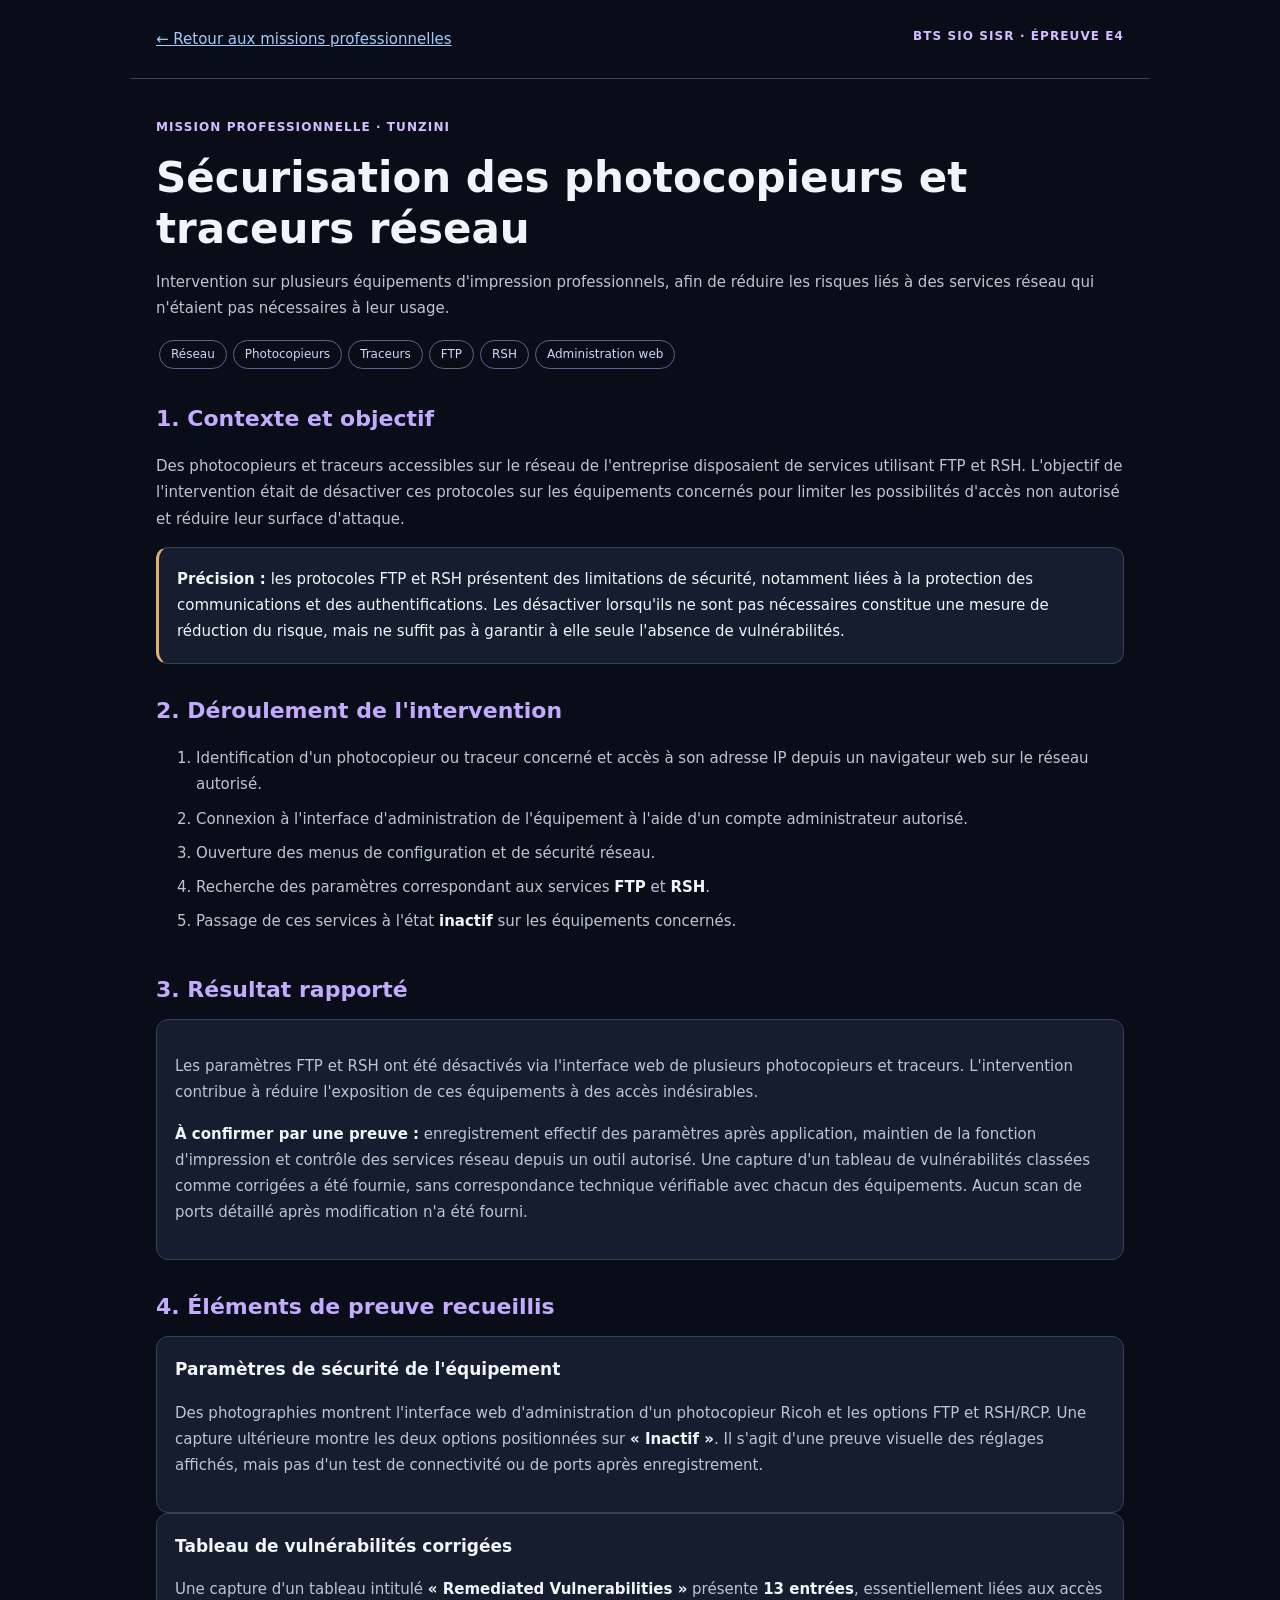
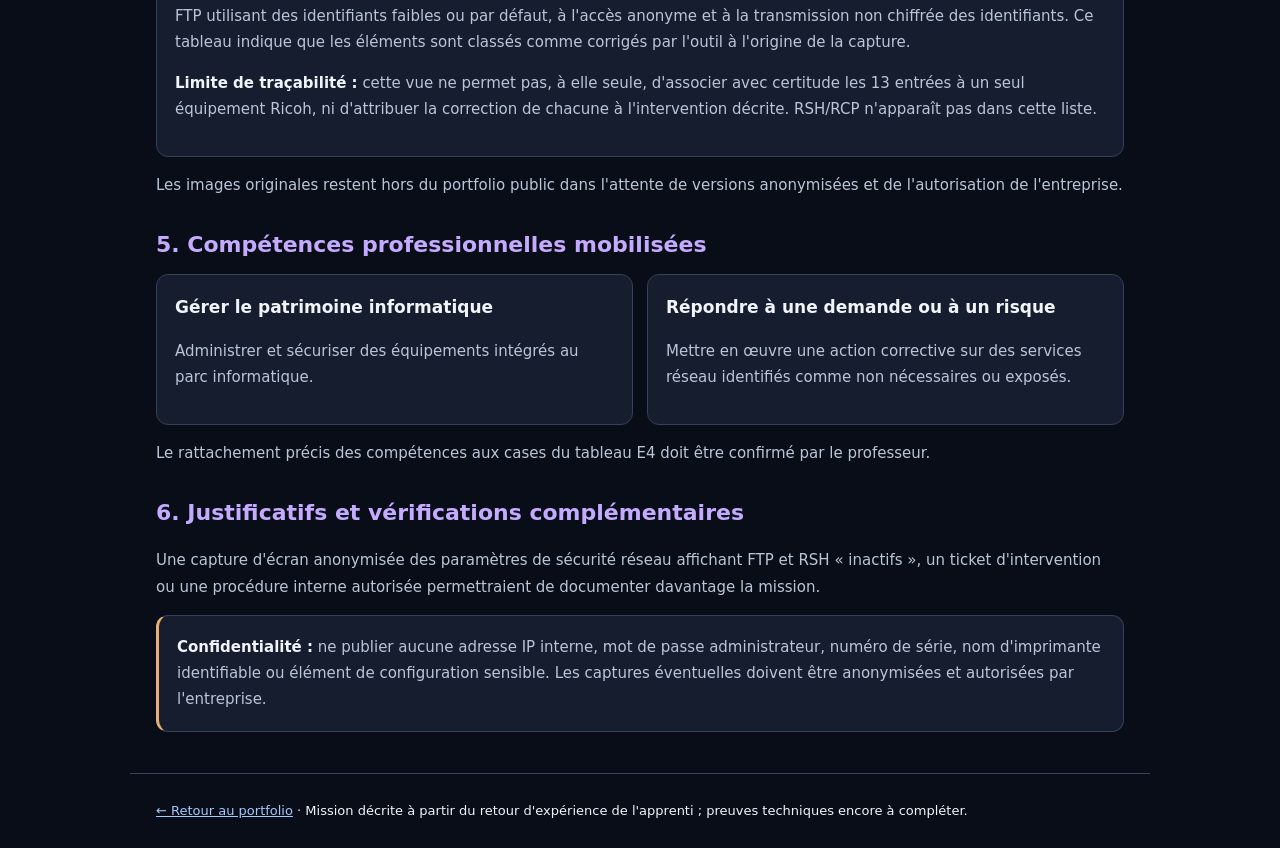
<file: missions/securisation-photocopieurs-ftp-rsh.html>
<!doctype html>
<html lang="fr"><head><meta charset="utf-8"><meta name="viewport" content="width=device-width,initial-scale=1">
<title>Mission Tunzini – Sécurisation des photocopieurs et traceurs réseau | BTS SIO SISR</title>
<meta name="description" content="Fiche d'activité professionnelle anonymisée : désactivation des protocoles FTP et RSH sur les photocopieurs et traceurs depuis leurs interfaces web d'administration.">
<style>
:root{color-scheme:dark;--bg:#090d17;--card:#151d2e;--border:#354158;--text:#f1f5fa;--muted:#bac6d8;--accent:#c4abff}
*{box-sizing:border-box}body{margin:0;background:var(--bg);color:var(--text);font:15px/1.75 Inter,system-ui,sans-serif}header,main,footer{max-width:1020px;margin:auto;padding:26px}header{display:flex;justify-content:space-between;gap:16px;border-bottom:1px solid var(--border)}h1{font-size:clamp(26px,4vw,42px);line-height:1.2;margin:15px 0}h2{font-size:22px;color:var(--accent);margin:28px 0 10px}h3{font-size:17px;margin:0 0 8px}p,li{color:var(--muted)}strong{color:var(--text)}a{color:#a4c9ff}.eyebrow{font-size:12px;letter-spacing:.09em;color:#d7bcff;font-weight:700}.grid{display:grid;grid-template-columns:repeat(2,minmax(0,1fr));gap:14px}.card,.notice{padding:18px;background:var(--card);border:1px solid var(--border);border-radius:12px}.notice{border-left:3px solid #e6b075}.tag{display:inline-block;border:1px solid #58678d;border-radius:20px;padding:3px 11px;margin:3px;color:#cad9fa;font-size:12px}ol li{padding-bottom:8px}footer{border-top:1px solid var(--border);font-size:13px}@media(max-width:650px){.grid{grid-template-columns:1fr}header{flex-direction:column}}@media print{body{background:#fff;color:#111}p,li{color:#222}.card,.notice{background:white;border-color:#bbb}}
</style></head><body>
<header><a href="../#missions">← Retour aux missions professionnelles</a><span class="eyebrow">BTS SIO SISR · ÉPREUVE E4</span></header>
<main><p class="eyebrow">MISSION PROFESSIONNELLE · TUNZINI</p>
<h1>Sécurisation des photocopieurs et traceurs réseau</h1>
<p>Intervention sur plusieurs équipements d'impression professionnels, afin de réduire les risques liés à des services réseau qui n'étaient pas nécessaires à leur usage.</p>
<div><span class="tag">Réseau</span><span class="tag">Photocopieurs</span><span class="tag">Traceurs</span><span class="tag">FTP</span><span class="tag">RSH</span><span class="tag">Administration web</span></div>
<section><h2>1. Contexte et objectif</h2>
<p>Des photocopieurs et traceurs accessibles sur le réseau de l'entreprise disposaient de services utilisant FTP et RSH. L'objectif de l'intervention était de désactiver ces protocoles sur les équipements concernés pour limiter les possibilités d'accès non autorisé et réduire leur surface d'attaque.</p>
<div class="notice"><strong>Précision :</strong> les protocoles FTP et RSH présentent des limitations de sécurité, notamment liées à la protection des communications et des authentifications. Les désactiver lorsqu'ils ne sont pas nécessaires constitue une mesure de réduction du risque, mais ne suffit pas à garantir à elle seule l'absence de vulnérabilités.</div>
</section>
<section><h2>2. Déroulement de l'intervention</h2>
<ol><li>Identification d'un photocopieur ou traceur concerné et accès à son adresse IP depuis un navigateur web sur le réseau autorisé.</li>
<li>Connexion à l'interface d'administration de l'équipement à l'aide d'un compte administrateur autorisé.</li>
<li>Ouverture des menus de configuration et de sécurité réseau.</li>
<li>Recherche des paramètres correspondant aux services <strong>FTP</strong> et <strong>RSH</strong>.</li>
<li>Passage de ces services à l'état <strong>inactif</strong> sur les équipements concernés.</li></ol>
</section>
<section><h2>3. Résultat rapporté</h2>
<div class="card"><p>Les paramètres FTP et RSH ont été désactivés via l'interface web de plusieurs photocopieurs et traceurs. L'intervention contribue à réduire l'exposition de ces équipements à des accès indésirables.</p>
<p><strong>À confirmer par une preuve :</strong> enregistrement effectif des paramètres après application, maintien de la fonction d'impression et contrôle des services réseau depuis un outil autorisé. Une capture d'un tableau de vulnérabilités classées comme corrigées a été fournie, sans correspondance technique vérifiable avec chacun des équipements. Aucun scan de ports détaillé après modification n'a été fourni.</p></div>
</section>
<section><h2>4. Éléments de preuve recueillis</h2>
<div class="card"><h3>Paramètres de sécurité de l'équipement</h3>
<p>Des photographies montrent l'interface web d'administration d'un photocopieur Ricoh et les options FTP et RSH/RCP. Une capture ultérieure montre les deux options positionnées sur <strong>« Inactif »</strong>. Il s'agit d'une preuve visuelle des réglages affichés, mais pas d'un test de connectivité ou de ports après enregistrement.</p></div>
<div class="card"><h3>Tableau de vulnérabilités corrigées</h3>
<p>Une capture d'un tableau intitulé <strong>« Remediated Vulnerabilities »</strong> présente <strong>13 entrées</strong>, essentiellement liées aux accès FTP utilisant des identifiants faibles ou par défaut, à l'accès anonyme et à la transmission non chiffrée des identifiants. Ce tableau indique que les éléments sont classés comme corrigés par l'outil à l'origine de la capture.</p>
<p><strong>Limite de traçabilité :</strong> cette vue ne permet pas, à elle seule, d'associer avec certitude les 13 entrées à un seul équipement Ricoh, ni d'attribuer la correction de chacune à l'intervention décrite. RSH/RCP n'apparaît pas dans cette liste.</p></div>
<p>Les images originales restent hors du portfolio public dans l'attente de versions anonymisées et de l'autorisation de l'entreprise.</p></section>
<section><h2>5. Compétences professionnelles mobilisées</h2>
<div class="grid"><div class="card"><h3>Gérer le patrimoine informatique</h3><p>Administrer et sécuriser des équipements intégrés au parc informatique.</p></div><div class="card"><h3>Répondre à une demande ou à un risque</h3><p>Mettre en œuvre une action corrective sur des services réseau identifiés comme non nécessaires ou exposés.</p></div></div>
<p>Le rattachement précis des compétences aux cases du tableau E4 doit être confirmé par le professeur.</p>
</section>
<section><h2>6. Justificatifs et vérifications complémentaires</h2>
<p>Une capture d'écran anonymisée des paramètres de sécurité réseau affichant FTP et RSH « inactifs », un ticket d'intervention ou une procédure interne autorisée permettraient de documenter davantage la mission.</p>
<p class="notice"><strong>Confidentialité :</strong> ne publier aucune adresse IP interne, mot de passe administrateur, numéro de série, nom d'imprimante identifiable ou élément de configuration sensible. Les captures éventuelles doivent être anonymisées et autorisées par l'entreprise.</p>
</section>
</main><footer><a href="../#missions">← Retour au portfolio</a> · Mission décrite à partir du retour d'expérience de l'apprenti ; preuves techniques encore à compléter.</footer>
</body></html>
</file>
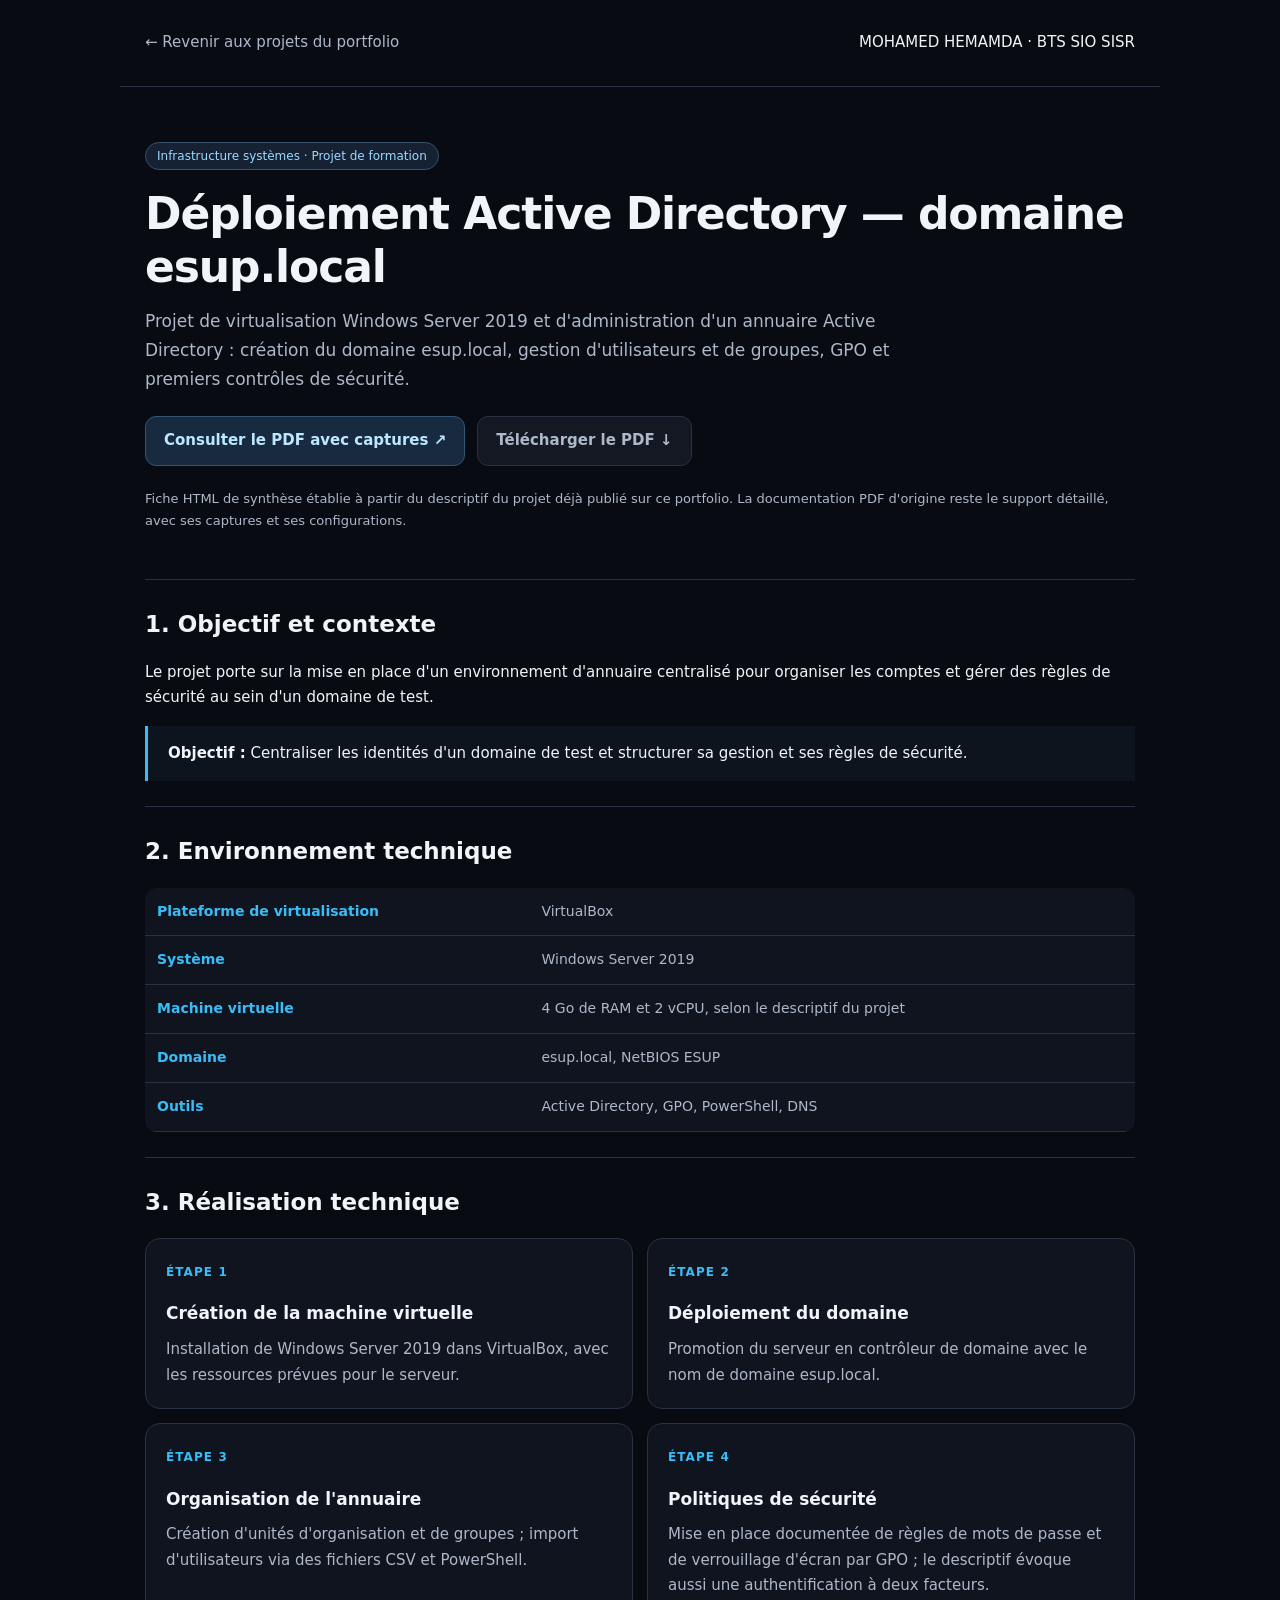
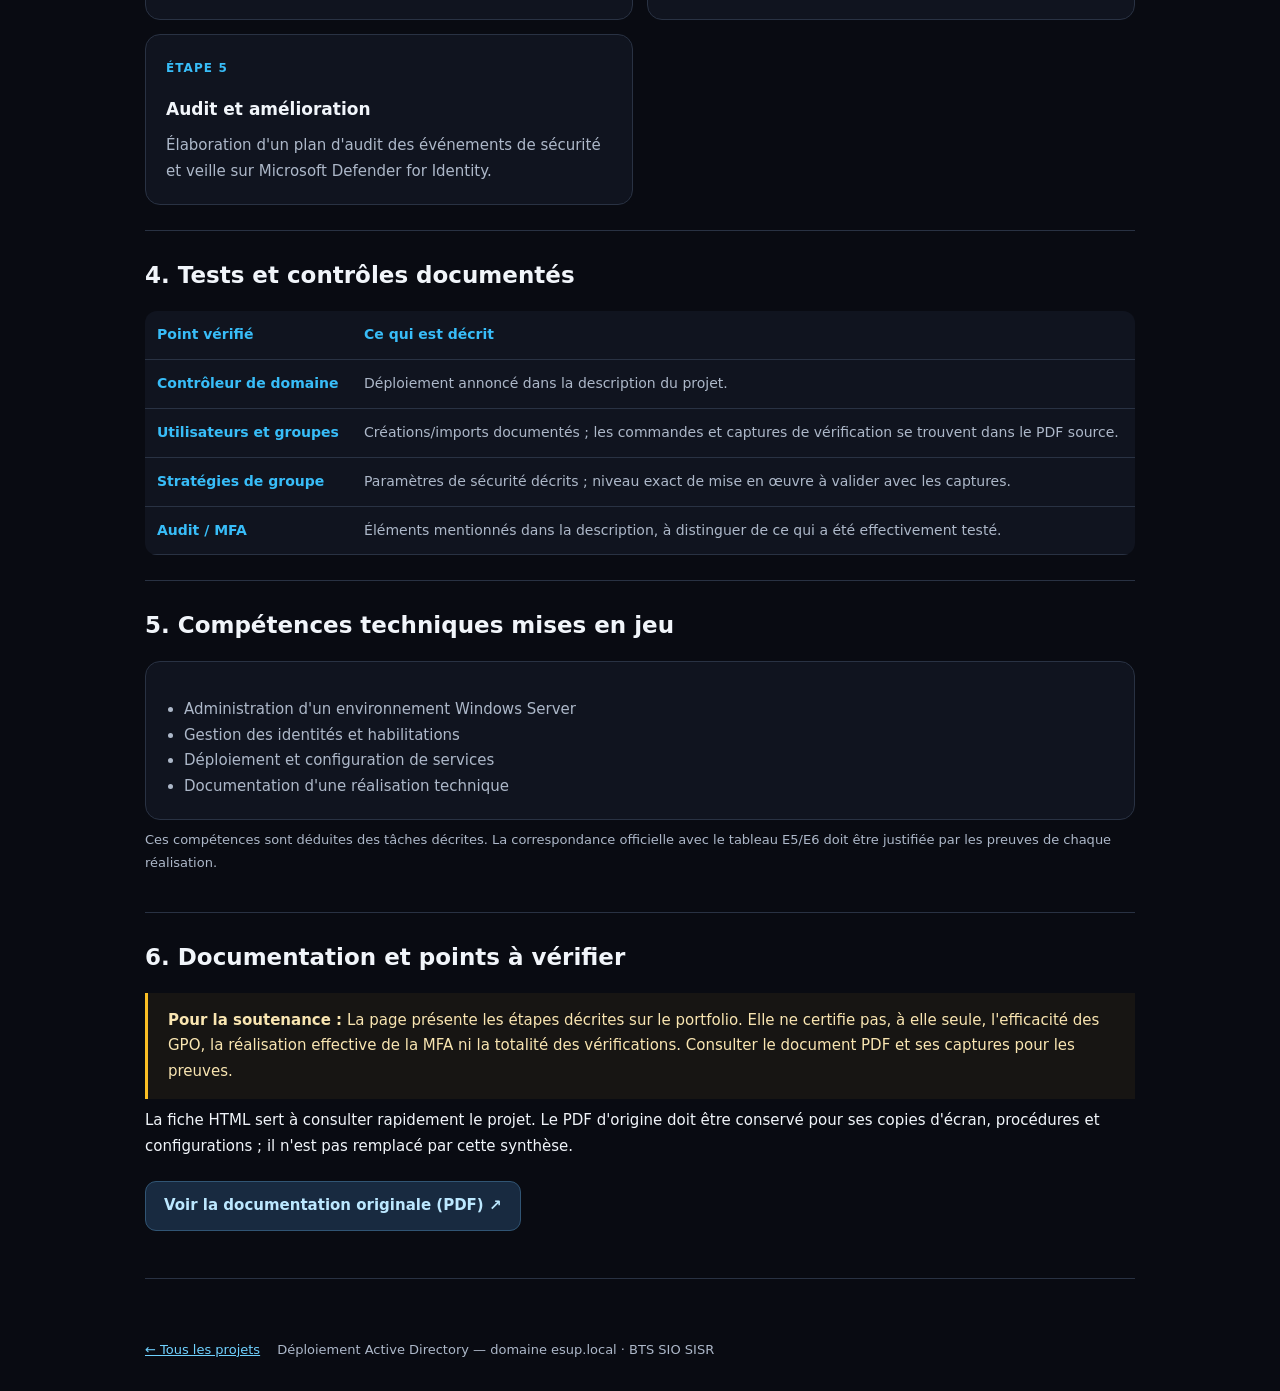
<file: projets/active-directory.html>
<!doctype html>
<html lang="fr">
<head>
<meta charset="utf-8"><meta name="viewport" content="width=device-width,initial-scale=1">
<title>Déploiement Active Directory — domaine esup.local | Mohamed Hemamda</title>
<meta name="description" content="Mise en place d’un contrôleur de domaine Windows Server et de politiques de sécurité — BTS SIO SISR, documentation HTML et PDF original.">
<style>
:root{color-scheme:dark;--bg:#090b12;--surface:#10141f;--line:#293243;--text:#f1f5fa;--sub:#adb8c9;--blue:#38bdf8;--violet:#a855f7;}
*{box-sizing:border-box}body{margin:0;background:var(--bg);color:var(--text);font:15px/1.7 Inter,system-ui,-apple-system,Arial,sans-serif}
header,main,footer{max-width:1040px;margin:auto;padding:30px 25px}header{display:flex;justify-content:space-between;align-items:center;gap:16px;border-bottom:1px solid var(--line)}
a{color:#70d2ff}a:hover{color:#fff}.back{color:var(--sub);text-decoration:none}.pill{display:inline-block;background:#172134;border:1px solid #36516a;border-radius:30px;padding:3px 11px;color:#9adaff;font-size:12px}
h1{font-size:clamp(27px,5vw,44px);line-height:1.2;letter-spacing:-.025em;margin:18px 0 14px}h2{font-size:23px;margin:0 0 16px}h3{font-size:17px;margin:15px 0 6px}
.lead{color:var(--sub);font-size:17px;max-width:760px}.hero{padding:25px 0 34px;border-bottom:1px solid var(--line)}
section{padding:25px 0;border-bottom:1px solid var(--line)}.cols{display:grid;grid-template-columns:repeat(2,minmax(0,1fr));gap:14px}
.card{background:var(--surface);border:1px solid var(--line);border-radius:15px;padding:20px}
.card p,.card li{color:var(--sub)}.card ul{padding-left:18px;margin-bottom:0}
.label{font-size:12px;letter-spacing:.09em;text-transform:uppercase;color:var(--blue);font-weight:700}
table{width:100%;border-collapse:collapse;background:var(--surface);overflow:hidden;border-radius:12px;font-size:14px}
th,td{padding:12px;border-bottom:1px solid var(--line);text-align:left}th{color:var(--blue)}td{color:var(--sub)}
pre{overflow-x:auto;padding:17px;border-radius:10px;background:#060912;color:#c6e9ff;font-size:13px;line-height:1.65}
.alert{border-left:3px solid #fbbf24;padding:15px 20px;background:rgba(251,191,36,.06);color:#f9e5b1}
.good{border-left:3px solid #38bdf8;padding:15px 20px;background:rgba(56,189,248,.05)}
.foot{font-size:13px;color:var(--sub)}
@media(max-width:700px){.cols{grid-template-columns:1fr}th,td{padding:8px;font-size:12px}header{padding:15px}}

.actionbar{display:flex;gap:12px;flex-wrap:wrap;margin:22px 0}
.action{display:inline-flex;gap:8px;align-items:center;border-radius:11px;padding:11px 18px;background:#182a40;border:1px solid #315574;text-decoration:none;color:#bce8ff;font-weight:600}
.action.secondary{background:#131822;border-color:var(--line);color:var(--sub)}
.action:hover{background:#203550}
p{margin-top:9px}.meta{color:var(--sub);font-size:13px}
.card p{margin-bottom:0}.footnav{display:flex;gap:17px;flex-wrap:wrap;align-items:center}
</style>
<link rel="stylesheet" href="../assets/document-popup.css"><script defer src="../assets/document-popup.js"></script>
</head>
<body>
<header><a class="back" href="../#projects">← Revenir aux projets du portfolio</a><span>MOHAMED HEMAMDA · BTS SIO SISR</span></header>
<main>
<div class="hero">
<span class="pill">Infrastructure systèmes · Projet de formation</span>
<h1>Déploiement Active Directory — domaine esup.local</h1><p class="lead">Projet de virtualisation Windows Server 2019 et d'administration d'un annuaire Active Directory : création du domaine esup.local, gestion d'utilisateurs et de groupes, GPO et premiers contrôles de sécurité.</p>
<div class="actionbar"><a class="action" href="active-directory.pdf" data-document-popup data-document-title="Déploiement Active Directory">Consulter le PDF avec captures ↗</a><a class="action secondary" href="active-directory.pdf" download>Télécharger le PDF ↓</a></div>
<p class="meta">Fiche HTML de synthèse établie à partir du descriptif du projet déjà publié sur ce portfolio. La documentation PDF d'origine reste le support détaillé, avec ses captures et ses configurations.</p>
</div>
<section><h2>1. Objectif et contexte</h2><p>Le projet porte sur la mise en place d'un environnement d'annuaire centralisé pour organiser les comptes et gérer des règles de sécurité au sein d'un domaine de test.</p><div class="good"><strong>Objectif :</strong> Centraliser les identités d'un domaine de test et structurer sa gestion et ses règles de sécurité.</div></section>
<section><h2>2. Environnement technique</h2><table><tbody><tr><th>Plateforme de virtualisation</th><td>VirtualBox</td></tr>
<tr><th>Système</th><td>Windows Server 2019</td></tr>
<tr><th>Machine virtuelle</th><td>4 Go de RAM et 2 vCPU, selon le descriptif du projet</td></tr>
<tr><th>Domaine</th><td>esup.local, NetBIOS ESUP</td></tr>
<tr><th>Outils</th><td>Active Directory, GPO, PowerShell, DNS</td></tr></tbody></table></section>
<section><h2>3. Réalisation technique</h2><div class="cols"><article class="card"><span class="label">Étape 1</span><h3>Création de la machine virtuelle</h3><p>Installation de Windows Server 2019 dans VirtualBox, avec les ressources prévues pour le serveur.</p></article>
<article class="card"><span class="label">Étape 2</span><h3>Déploiement du domaine</h3><p>Promotion du serveur en contrôleur de domaine avec le nom de domaine esup.local.</p></article>
<article class="card"><span class="label">Étape 3</span><h3>Organisation de l'annuaire</h3><p>Création d'unités d'organisation et de groupes ; import d'utilisateurs via des fichiers CSV et PowerShell.</p></article>
<article class="card"><span class="label">Étape 4</span><h3>Politiques de sécurité</h3><p>Mise en place documentée de règles de mots de passe et de verrouillage d'écran par GPO ; le descriptif évoque aussi une authentification à deux facteurs.</p></article>
<article class="card"><span class="label">Étape 5</span><h3>Audit et amélioration</h3><p>Élaboration d'un plan d'audit des événements de sécurité et veille sur Microsoft Defender for Identity.</p></article></div></section>
<section><h2>4. Tests et contrôles documentés</h2><table><thead><tr><th>Point vérifié</th><th>Ce qui est décrit</th></tr></thead><tbody><tr><th>Contrôleur de domaine</th><td>Déploiement annoncé dans la description du projet.</td></tr>
<tr><th>Utilisateurs et groupes</th><td>Créations/imports documentés ; les commandes et captures de vérification se trouvent dans le PDF source.</td></tr>
<tr><th>Stratégies de groupe</th><td>Paramètres de sécurité décrits ; niveau exact de mise en œuvre à valider avec les captures.</td></tr>
<tr><th>Audit / MFA</th><td>Éléments mentionnés dans la description, à distinguer de ce qui a été effectivement testé.</td></tr></tbody></table></section>
<section><h2>5. Compétences techniques mises en jeu</h2><div class="card"><ul><li>Administration d'un environnement Windows Server</li>
<li>Gestion des identités et habilitations</li>
<li>Déploiement et configuration de services</li>
<li>Documentation d'une réalisation technique</li></ul></div>
<p class="meta">Ces compétences sont déduites des tâches décrites. La correspondance officielle avec le tableau E5/E6 doit être justifiée par les preuves de chaque réalisation.</p></section>
<section><h2>6. Documentation et points à vérifier</h2><div class="alert"><strong>Pour la soutenance :</strong> La page présente les étapes décrites sur le portfolio. Elle ne certifie pas, à elle seule, l'efficacité des GPO, la réalisation effective de la MFA ni la totalité des vérifications. Consulter le document PDF et ses captures pour les preuves.</div>
<p>La fiche HTML sert à consulter rapidement le projet. Le PDF d'origine doit être conservé pour ses copies d'écran, procédures et configurations ; il n'est pas remplacé par cette synthèse.</p>
<div class="actionbar"><a class="action" href="active-directory.pdf" data-document-popup data-document-title="Déploiement Active Directory">Voir la documentation originale (PDF) ↗</a></div>
</section>
</main>
<footer class="foot footnav"><a href="../#projects">← Tous les projets</a><span>Déploiement Active Directory — domaine esup.local · BTS SIO SISR</span></footer>

<dialog id="documentDialog" class="doc-modal" aria-labelledby="documentDialogTitle">
<div class="doc-modal__panel">
<div class="doc-modal__head"><div class="doc-modal__heading"><span class="doc-modal__eyebrow">HEMAMDA.SYS · DOCUMENT</span><h2 id="documentDialogTitle">Document</h2></div><button class="doc-modal__close" type="button" data-document-close aria-label="Fermer la fenêtre">✕</button></div>
<div class="doc-modal__actions"><a class="doc-modal__action" href="#" data-document-open target="_blank" rel="noopener noreferrer">↗ Ouvrir dans un onglet</a><a class="doc-modal__action doc-modal__action--solid" href="#" data-document-download download>↓ Télécharger le PDF</a></div>
<div class="doc-modal__viewer"><iframe title="Aperçu du document" loading="lazy" referrerpolicy="strict-origin-when-cross-origin"></iframe></div>
<p class="doc-modal__hint">Si l'aperçu ne s'affiche pas sur votre appareil, utilisez « Ouvrir dans un onglet ».</p>
</div></dialog>
</body></html>
</file>
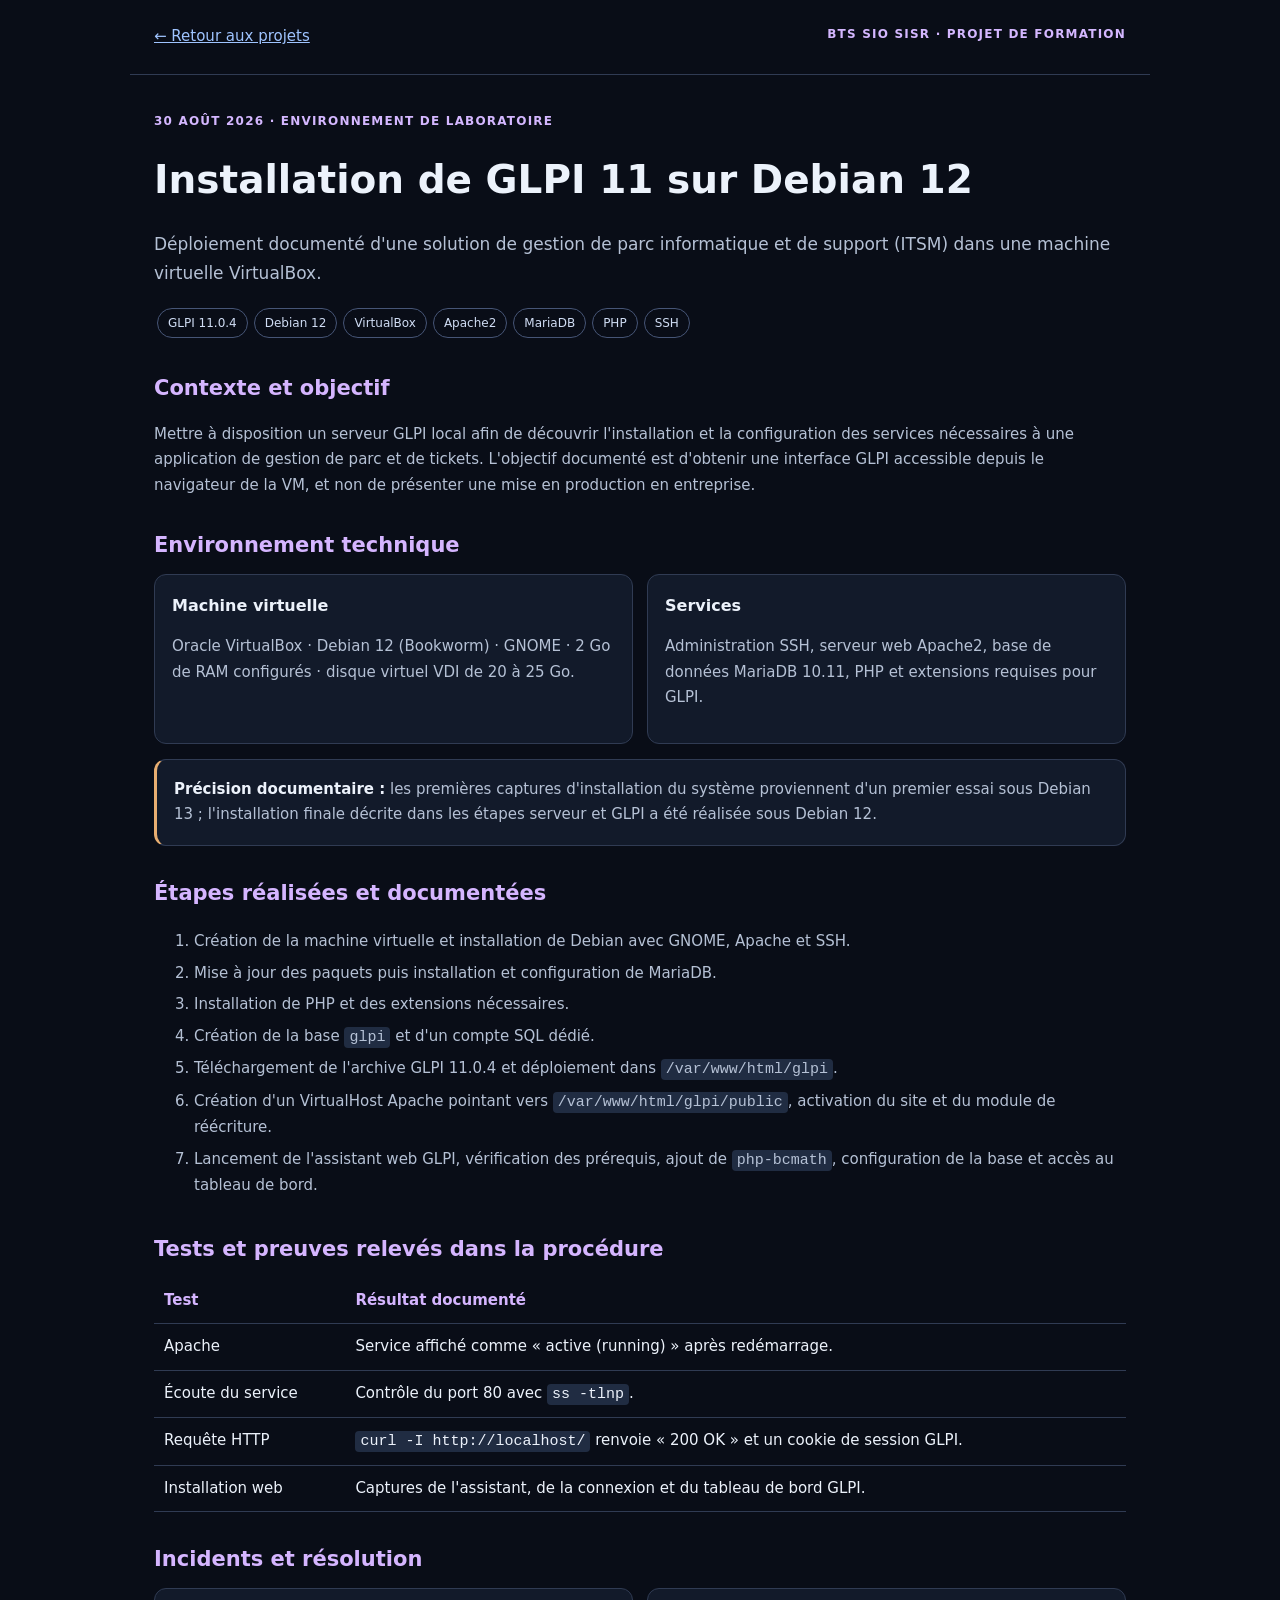
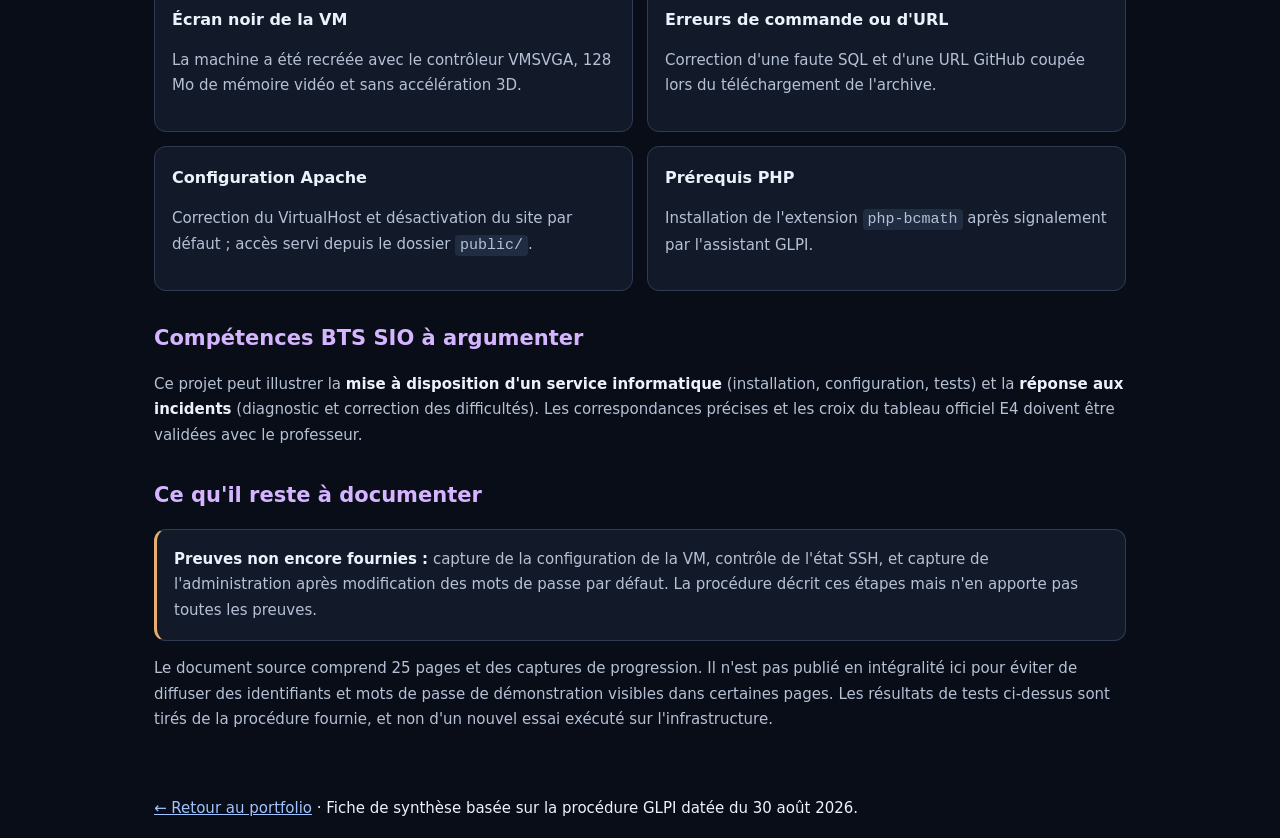
<file: projets/glpi-debian12.html>
<!doctype html>
<html lang="fr"><head><meta charset="utf-8"><meta name="viewport" content="width=device-width,initial-scale=1">
<title>Installation GLPI 11 sur Debian 12 – BTS SIO SISR</title>
<meta name="description" content="Projet de formation : installation de GLPI 11 sur une machine virtuelle Debian 12, avec Apache, MariaDB et PHP, tests et dépannage documentés.">
<style>
:root{color-scheme:dark;--bg:#090d17;--panel:#121a2a;--line:#303b53;--txt:#ecf2fb;--dim:#b5c1d5;--accent:#9fc4ff}
*{box-sizing:border-box}body{margin:0;background:var(--bg);color:var(--txt);font:15px/1.7 Inter,system-ui,sans-serif}header,main,footer{max-width:1020px;margin:auto;padding:24px}header{display:flex;gap:20px;justify-content:space-between;border-bottom:1px solid var(--line)}h1{font-size:clamp(26px,4vw,39px);line-height:1.2}h2{font-size:21px;color:#d5b5ff;margin:30px 0 10px}h3{font-size:16px;margin:0 0 8px}a{color:var(--accent)}p,li{color:var(--dim)}strong{color:var(--txt)}.lead{font-size:17px}.kicker{font-size:12px;font-weight:700;color:#d4b7ff;letter-spacing:.1em}.grid{display:grid;grid-template-columns:repeat(2,minmax(0,1fr));gap:14px}.card,.notice{background:var(--panel);border:1px solid var(--line);border-radius:12px;padding:17px}.notice{border-left:3px solid #e8ae71}.good{border-left:3px solid #5de0b5}code{background:#202c42;padding:2px 5px;border-radius:4px}ol li{padding:3px 0}table{border-collapse:collapse;width:100%}td,th{border-bottom:1px solid var(--line);padding:10px;text-align:left;vertical-align:top}th{color:#d5b5ff}.scroll{overflow-x:auto}.tags span{display:inline-block;padding:4px 10px;margin:3px;border:1px solid #465576;border-radius:20px;color:#d0ddf4;font-size:12px}@media(max-width:650px){.grid{grid-template-columns:1fr}header{flex-direction:column;gap:6px}}@media print{body{background:white;color:#151515}p,li,strong,th{color:#151515}.card,.notice{border-color:#bbb;background:#fff}header,main{padding:10px}}
</style></head><body>
<header><a href="../#projects">← Retour aux projets</a><span class="kicker">BTS SIO SISR · PROJET DE FORMATION</span></header>
<main>
<p class="kicker">30 AOÛT 2026 · ENVIRONNEMENT DE LABORATOIRE</p>
<h1>Installation de GLPI 11 sur Debian 12</h1>
<p class="lead">Déploiement documenté d'une solution de gestion de parc informatique et de support (ITSM) dans une machine virtuelle VirtualBox.</p>
<div class="tags"><span>GLPI 11.0.4</span><span>Debian 12</span><span>VirtualBox</span><span>Apache2</span><span>MariaDB</span><span>PHP</span><span>SSH</span></div>
<section><h2>Contexte et objectif</h2>
<p>Mettre à disposition un serveur GLPI local afin de découvrir l'installation et la configuration des services nécessaires à une application de gestion de parc et de tickets. L'objectif documenté est d'obtenir une interface GLPI accessible depuis le navigateur de la VM, et non de présenter une mise en production en entreprise.</p></section>
<section><h2>Environnement technique</h2><div class="grid">
<div class="card"><h3>Machine virtuelle</h3><p>Oracle VirtualBox · Debian 12 (Bookworm) · GNOME · 2 Go de RAM configurés · disque virtuel VDI de 20 à 25 Go.</p></div>
<div class="card"><h3>Services</h3><p>Administration SSH, serveur web Apache2, base de données MariaDB 10.11, PHP et extensions requises pour GLPI.</p></div>
</div>
<p class="notice"><strong>Précision documentaire :</strong> les premières captures d'installation du système proviennent d'un premier essai sous Debian 13 ; l'installation finale décrite dans les étapes serveur et GLPI a été réalisée sous Debian 12.</p></section>
<section><h2>Étapes réalisées et documentées</h2>
<ol><li>Création de la machine virtuelle et installation de Debian avec GNOME, Apache et SSH.</li>
<li>Mise à jour des paquets puis installation et configuration de MariaDB.</li>
<li>Installation de PHP et des extensions nécessaires.</li>
<li>Création de la base <code>glpi</code> et d'un compte SQL dédié.</li>
<li>Téléchargement de l'archive GLPI 11.0.4 et déploiement dans <code>/var/www/html/glpi</code>.</li>
<li>Création d'un VirtualHost Apache pointant vers <code>/var/www/html/glpi/public</code>, activation du site et du module de réécriture.</li>
<li>Lancement de l'assistant web GLPI, vérification des prérequis, ajout de <code>php-bcmath</code>, configuration de la base et accès au tableau de bord.</li></ol>
</section>
<section><h2>Tests et preuves relevés dans la procédure</h2>
<div class="scroll"><table><thead><tr><th>Test</th><th>Résultat documenté</th></tr></thead><tbody>
<tr><td>Apache</td><td>Service affiché comme « active (running) » après redémarrage.</td></tr>
<tr><td>Écoute du service</td><td>Contrôle du port 80 avec <code>ss -tlnp</code>.</td></tr>
<tr><td>Requête HTTP</td><td><code>curl -I http://localhost/</code> renvoie « 200 OK » et un cookie de session GLPI.</td></tr>
<tr><td>Installation web</td><td>Captures de l'assistant, de la connexion et du tableau de bord GLPI.</td></tr>
</tbody></table></div></section>
<section><h2>Incidents et résolution</h2>
<div class="grid">
<div class="card"><h3>Écran noir de la VM</h3><p>La machine a été recréée avec le contrôleur VMSVGA, 128 Mo de mémoire vidéo et sans accélération 3D.</p></div>
<div class="card"><h3>Erreurs de commande ou d'URL</h3><p>Correction d'une faute SQL et d'une URL GitHub coupée lors du téléchargement de l'archive.</p></div>
<div class="card"><h3>Configuration Apache</h3><p>Correction du VirtualHost et désactivation du site par défaut ; accès servi depuis le dossier <code>public/</code>.</p></div>
<div class="card"><h3>Prérequis PHP</h3><p>Installation de l'extension <code>php-bcmath</code> après signalement par l'assistant GLPI.</p></div>
</div></section>
<section><h2>Compétences BTS SIO à argumenter</h2>
<p>Ce projet peut illustrer la <strong>mise à disposition d'un service informatique</strong> (installation, configuration, tests) et la <strong>réponse aux incidents</strong> (diagnostic et correction des difficultés). Les correspondances précises et les croix du tableau officiel E4 doivent être validées avec le professeur.</p></section>
<section><h2>Ce qu'il reste à documenter</h2>
<p class="notice"><strong>Preuves non encore fournies :</strong> capture de la configuration de la VM, contrôle de l'état SSH, et capture de l'administration après modification des mots de passe par défaut. La procédure décrit ces étapes mais n'en apporte pas toutes les preuves.</p>
<p>Le document source comprend 25 pages et des captures de progression. Il n'est pas publié en intégralité ici pour éviter de diffuser des identifiants et mots de passe de démonstration visibles dans certaines pages. Les résultats de tests ci-dessus sont tirés de la procédure fournie, et non d'un nouvel essai exécuté sur l'infrastructure.</p>
</section>
</main><footer><a href="../#projects">← Retour au portfolio</a> · Fiche de synthèse basée sur la procédure GLPI datée du 30 août 2026.</footer></body></html>
</file>
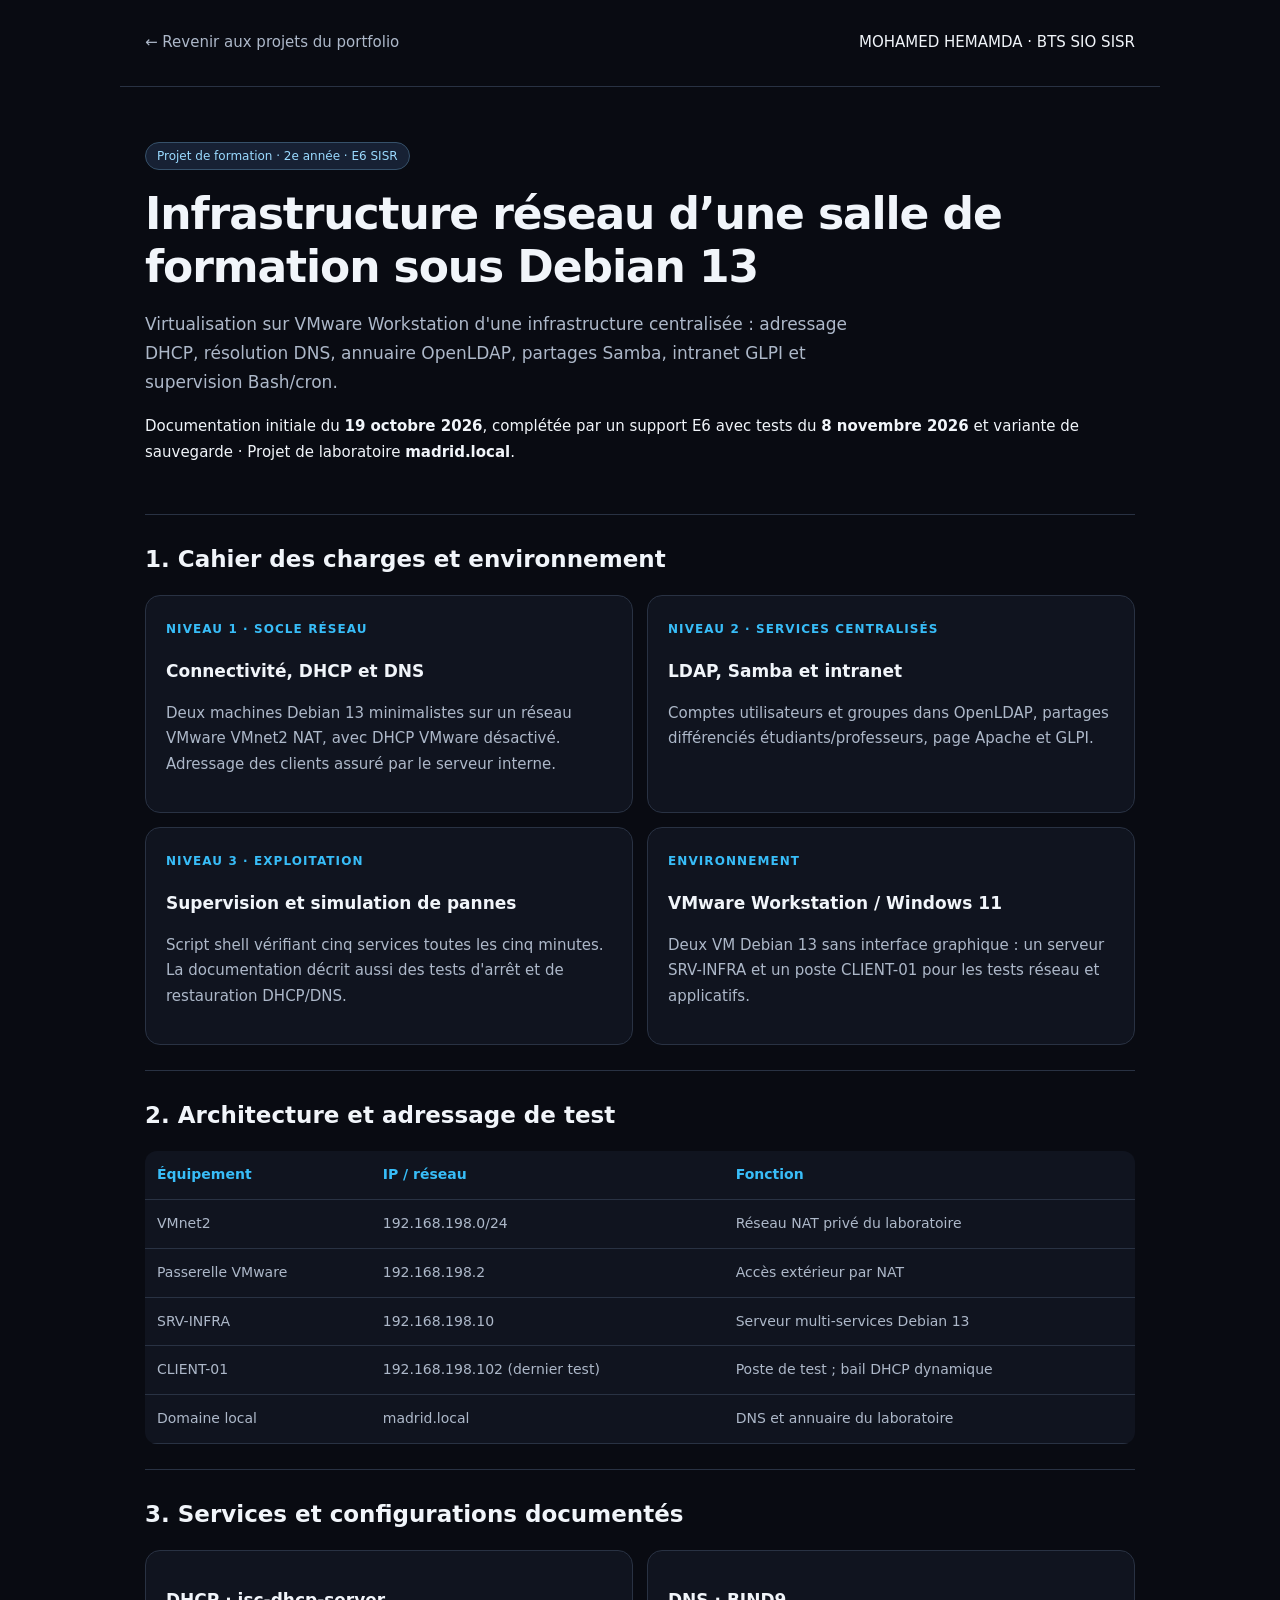
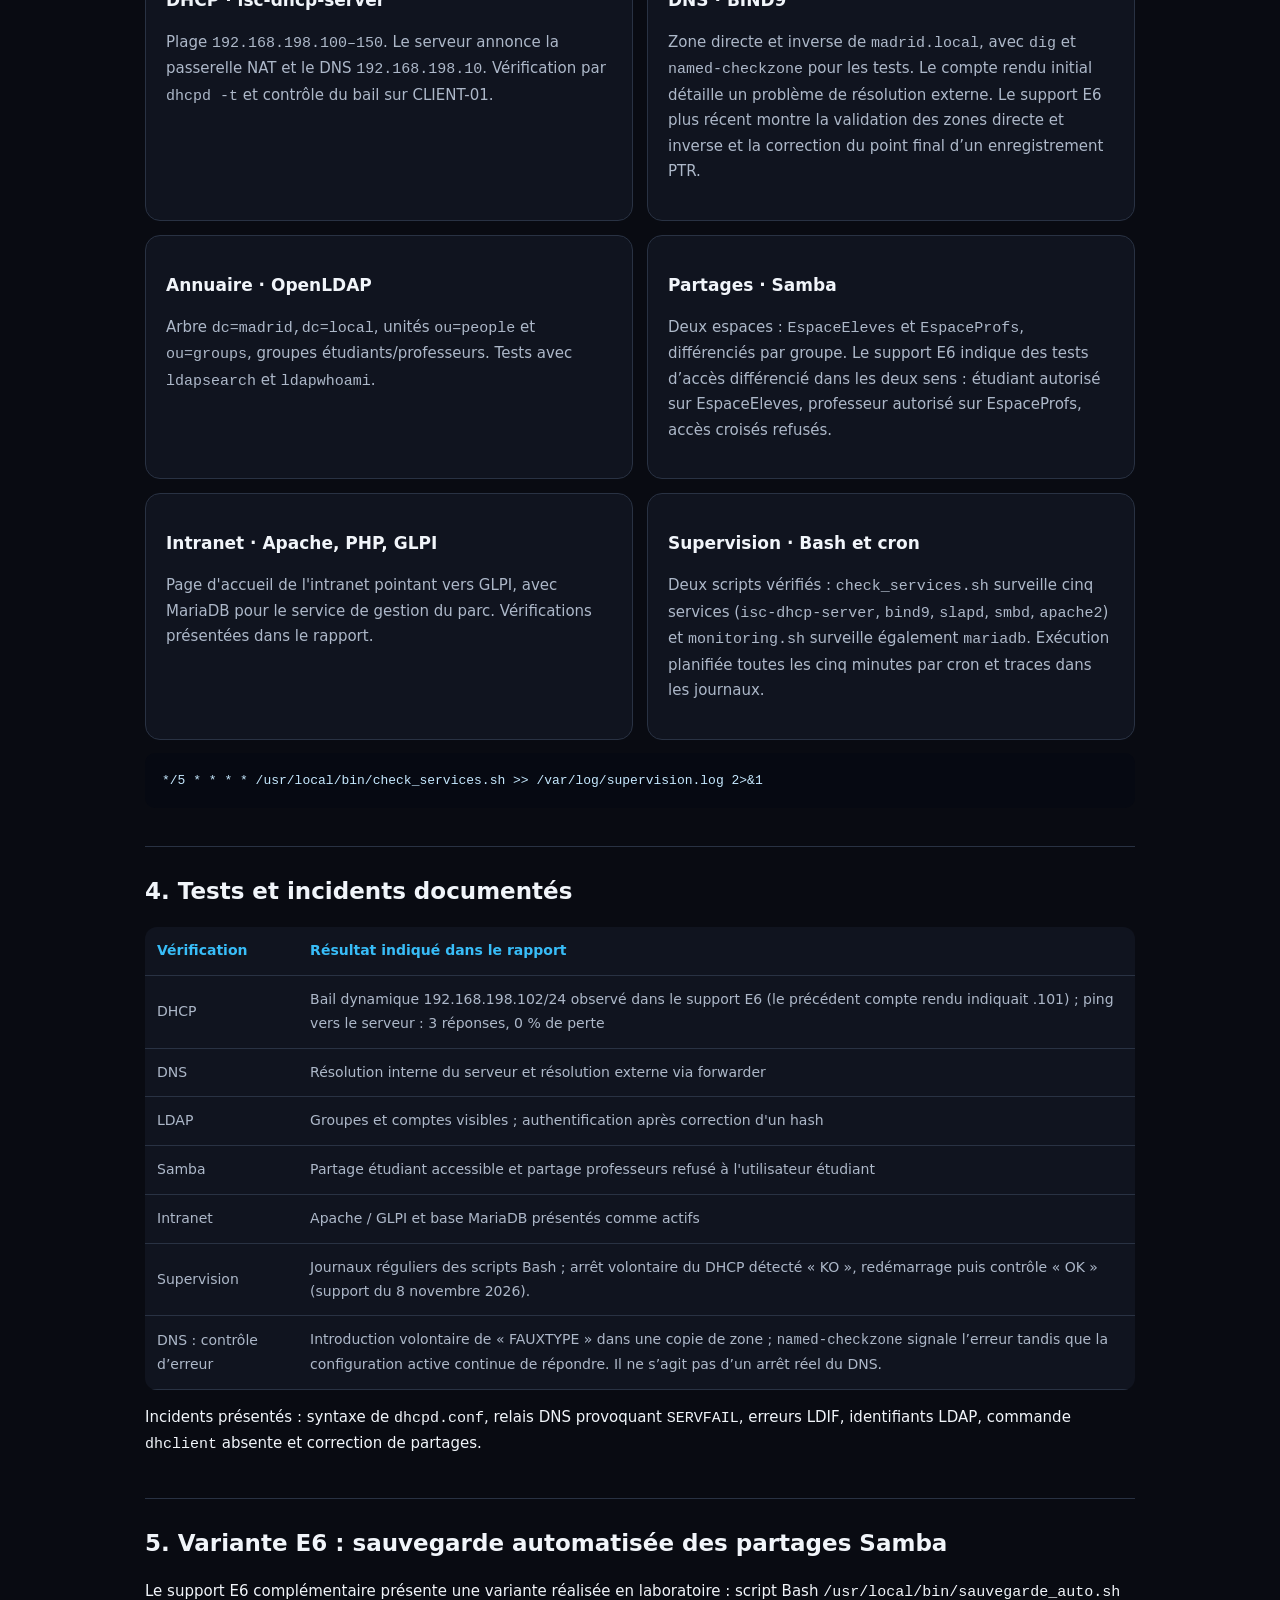
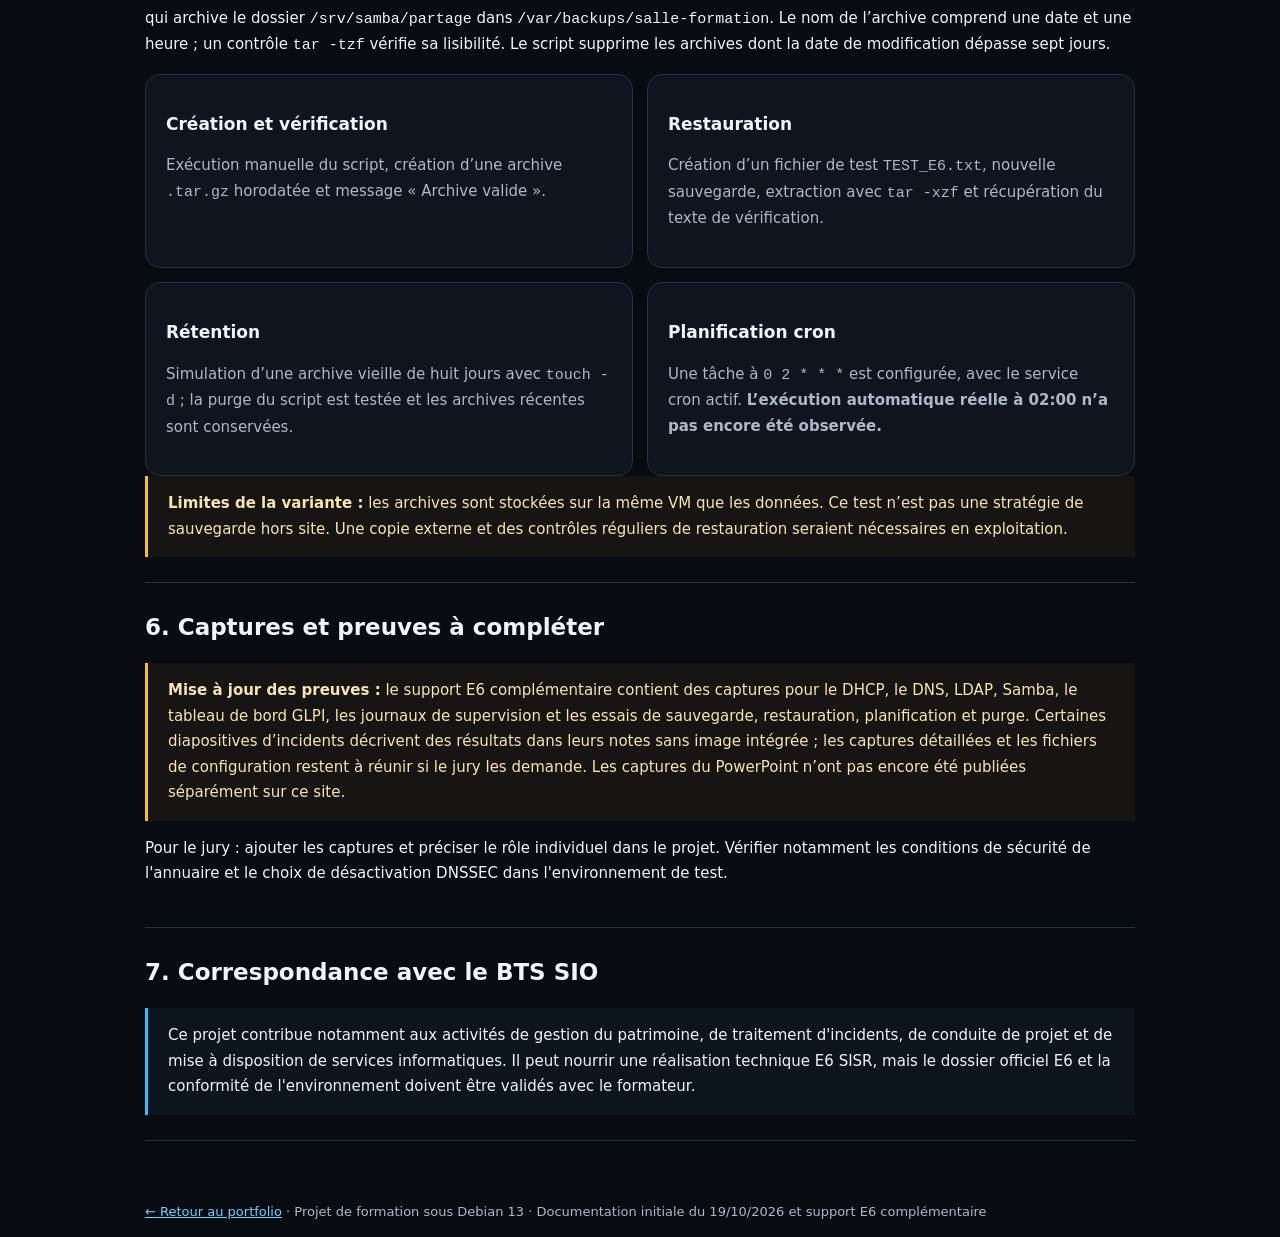
<file: projets/salle-formation-e6.html>
<!doctype html>
<html lang="fr">
<head>
<meta charset="utf-8"><meta name="viewport" content="width=device-width,initial-scale=1">
<title>Salle de formation E6 — Projet Debian 13 | Mohamed Hemamda</title>
<meta name="description" content="Documentation du projet Salle de formation E6 : infrastructure virtualisée Debian 13, réseau VMware, DHCP, DNS, LDAP, Samba, intranet GLPI et supervision Bash.">
<style>
:root{color-scheme:dark;--bg:#090b12;--surface:#10141f;--line:#293243;--text:#f1f5fa;--sub:#adb8c9;--blue:#38bdf8;--violet:#a855f7;}
*{box-sizing:border-box}body{margin:0;background:var(--bg);color:var(--text);font:15px/1.7 Inter,system-ui,-apple-system,Arial,sans-serif}
header,main,footer{max-width:1040px;margin:auto;padding:30px 25px}header{display:flex;justify-content:space-between;align-items:center;gap:16px;border-bottom:1px solid var(--line)}
a{color:#70d2ff}a:hover{color:#fff}.back{color:var(--sub);text-decoration:none}.pill{display:inline-block;background:#172134;border:1px solid #36516a;border-radius:30px;padding:3px 11px;color:#9adaff;font-size:12px}
h1{font-size:clamp(27px,5vw,44px);line-height:1.2;letter-spacing:-.025em;margin:18px 0 14px}h2{font-size:23px;margin:0 0 16px}h3{font-size:17px;margin:15px 0 6px}
.lead{color:var(--sub);font-size:17px;max-width:760px}.hero{padding:25px 0 34px;border-bottom:1px solid var(--line)}
section{padding:25px 0;border-bottom:1px solid var(--line)}.cols{display:grid;grid-template-columns:repeat(2,minmax(0,1fr));gap:14px}
.card{background:var(--surface);border:1px solid var(--line);border-radius:15px;padding:20px}
.card p,.card li{color:var(--sub)}.card ul{padding-left:18px;margin-bottom:0}
.label{font-size:12px;letter-spacing:.09em;text-transform:uppercase;color:var(--blue);font-weight:700}
table{width:100%;border-collapse:collapse;background:var(--surface);overflow:hidden;border-radius:12px;font-size:14px}
th,td{padding:12px;border-bottom:1px solid var(--line);text-align:left}th{color:var(--blue)}td{color:var(--sub)}
pre{overflow-x:auto;padding:17px;border-radius:10px;background:#060912;color:#c6e9ff;font-size:13px;line-height:1.65}
.alert{border-left:3px solid #fbbf24;padding:15px 20px;background:rgba(251,191,36,.06);color:#f9e5b1}
.good{border-left:3px solid #38bdf8;padding:15px 20px;background:rgba(56,189,248,.05)}
.foot{font-size:13px;color:var(--sub)}
@media(max-width:700px){.cols{grid-template-columns:1fr}th,td{padding:8px;font-size:12px}header{padding:15px}}
</style>
<link rel="stylesheet" href="../assets/document-popup.css"><script defer src="../assets/document-popup.js"></script>
</head>
<body>
<header><a class="back" href="../#projects">← Revenir aux projets du portfolio</a><span>MOHAMED HEMAMDA · BTS SIO SISR</span></header>
<main>
<div class="hero"><span class="pill">Projet de formation · 2e année · E6 SISR</span>
<h1>Infrastructure réseau d’une salle de formation sous Debian 13</h1>
<p class="lead">Virtualisation sur VMware Workstation d'une infrastructure centralisée : adressage DHCP, résolution DNS, annuaire OpenLDAP, partages Samba, intranet GLPI et supervision Bash/cron.</p>
<p>Documentation initiale du <strong>19 octobre 2026</strong>, complétée par un support E6 avec tests du <strong>8 novembre 2026</strong> et variante de sauvegarde · Projet de laboratoire <strong>madrid.local</strong>.</p>
</div>
<section><h2>1. Cahier des charges et environnement</h2>
<div class="cols">
<div class="card"><span class="label">Niveau 1 · Socle réseau</span><h3>Connectivité, DHCP et DNS</h3><p>Deux machines Debian 13 minimalistes sur un réseau VMware VMnet2 NAT, avec DHCP VMware désactivé. Adressage des clients assuré par le serveur interne.</p></div>
<div class="card"><span class="label">Niveau 2 · Services centralisés</span><h3>LDAP, Samba et intranet</h3><p>Comptes utilisateurs et groupes dans OpenLDAP, partages différenciés étudiants/professeurs, page Apache et GLPI.</p></div>
<div class="card"><span class="label">Niveau 3 · Exploitation</span><h3>Supervision et simulation de pannes</h3><p>Script shell vérifiant cinq services toutes les cinq minutes. La documentation décrit aussi des tests d'arrêt et de restauration DHCP/DNS.</p></div>
<div class="card"><span class="label">Environnement</span><h3>VMware Workstation / Windows 11</h3><p>Deux VM Debian 13 sans interface graphique : un serveur SRV-INFRA et un poste CLIENT-01 pour les tests réseau et applicatifs.</p></div></div>
</section>
<section><h2>2. Architecture et adressage de test</h2>
<table><thead><tr><th>Équipement</th><th>IP / réseau</th><th>Fonction</th></tr></thead><tbody>
<tr><td>VMnet2</td><td>192.168.198.0/24</td><td>Réseau NAT privé du laboratoire</td></tr>
<tr><td>Passerelle VMware</td><td>192.168.198.2</td><td>Accès extérieur par NAT</td></tr>
<tr><td>SRV-INFRA</td><td>192.168.198.10</td><td>Serveur multi-services Debian 13</td></tr>
<tr><td>CLIENT-01</td><td>192.168.198.102 (dernier test)</td><td>Poste de test ; bail DHCP dynamique</td></tr>
<tr><td>Domaine local</td><td>madrid.local</td><td>DNS et annuaire du laboratoire</td></tr>
</tbody></table></section>
<section><h2>3. Services et configurations documentés</h2><div class="cols">
<div class="card"><h3>DHCP · isc-dhcp-server</h3><p>Plage <code>192.168.198.100–150</code>. Le serveur annonce la passerelle NAT et le DNS <code>192.168.198.10</code>. Vérification par <code>dhcpd -t</code> et contrôle du bail sur CLIENT-01.</p></div>
<div class="card"><h3>DNS · BIND9</h3><p>Zone directe et inverse de <code>madrid.local</code>, avec <code>dig</code> et <code>named-checkzone</code> pour les tests. Le compte rendu initial détaille un problème de résolution externe. Le support E6 plus récent montre la validation des zones directe et inverse et la correction du point final d’un enregistrement PTR.</p></div>
<div class="card"><h3>Annuaire · OpenLDAP</h3><p>Arbre <code>dc=madrid,dc=local</code>, unités <code>ou=people</code> et <code>ou=groups</code>, groupes étudiants/professeurs. Tests avec <code>ldapsearch</code> et <code>ldapwhoami</code>.</p></div>
<div class="card"><h3>Partages · Samba</h3><p>Deux espaces : <code>EspaceEleves</code> et <code>EspaceProfs</code>, différenciés par groupe. Le support E6 indique des tests d’accès différencié dans les deux sens : étudiant autorisé sur EspaceEleves, professeur autorisé sur EspaceProfs, accès croisés refusés.</p></div>
<div class="card"><h3>Intranet · Apache, PHP, GLPI</h3><p>Page d'accueil de l'intranet pointant vers GLPI, avec MariaDB pour le service de gestion du parc. Vérifications présentées dans le rapport.</p></div>
<div class="card"><h3>Supervision · Bash et cron</h3><p>Deux scripts vérifiés : <code>check_services.sh</code> surveille cinq services (<code>isc-dhcp-server</code>, <code>bind9</code>, <code>slapd</code>, <code>smbd</code>, <code>apache2</code>) et <code>monitoring.sh</code> surveille également <code>mariadb</code>. Exécution planifiée toutes les cinq minutes par cron et traces dans les journaux.</p></div>
</div><pre>*/5 * * * * /usr/local/bin/check_services.sh >> /var/log/supervision.log 2>&1</pre></section>
<section><h2>4. Tests et incidents documentés</h2>
<table><thead><tr><th>Vérification</th><th>Résultat indiqué dans le rapport</th></tr></thead><tbody>
<tr><td>DHCP</td><td>Bail dynamique 192.168.198.102/24 observé dans le support E6 (le précédent compte rendu indiquait .101) ; ping vers le serveur : 3 réponses, 0 % de perte</td></tr>
<tr><td>DNS</td><td>Résolution interne du serveur et résolution externe via forwarder</td></tr>
<tr><td>LDAP</td><td>Groupes et comptes visibles ; authentification après correction d'un hash</td></tr>
<tr><td>Samba</td><td>Partage étudiant accessible et partage professeurs refusé à l'utilisateur étudiant</td></tr>
<tr><td>Intranet</td><td>Apache / GLPI et base MariaDB présentés comme actifs</td></tr>
<tr><td>Supervision</td><td>Journaux réguliers des scripts Bash ; arrêt volontaire du DHCP détecté « KO », redémarrage puis contrôle « OK » (support du 8 novembre 2026).</td></tr><tr><td>DNS : contrôle d’erreur</td><td>Introduction volontaire de « FAUXTYPE » dans une copie de zone ; <code>named-checkzone</code> signale l’erreur tandis que la configuration active continue de répondre. Il ne s’agit pas d’un arrêt réel du DNS.</td></tr>
</tbody></table>
<p>Incidents présentés : syntaxe de <code>dhcpd.conf</code>, relais DNS provoquant <code>SERVFAIL</code>, erreurs LDIF, identifiants LDAP, commande <code>dhclient</code> absente et correction de partages.</p>
</section>
<section><h2>5. Variante E6 : sauvegarde automatisée des partages Samba</h2>
<p>Le support E6 complémentaire présente une variante réalisée en laboratoire : script Bash <code>/usr/local/bin/sauvegarde_auto.sh</code> qui archive le dossier <code>/srv/samba/partage</code> dans <code>/var/backups/salle-formation</code>. Le nom de l’archive comprend une date et une heure ; un contrôle <code>tar -tzf</code> vérifie sa lisibilité. Le script supprime les archives dont la date de modification dépasse sept jours.</p>
<div class="cols">
<div class="card"><h3>Création et vérification</h3><p>Exécution manuelle du script, création d’une archive <code>.tar.gz</code> horodatée et message « Archive valide ».</p></div>
<div class="card"><h3>Restauration</h3><p>Création d’un fichier de test <code>TEST_E6.txt</code>, nouvelle sauvegarde, extraction avec <code>tar -xzf</code> et récupération du texte de vérification.</p></div>
<div class="card"><h3>Rétention</h3><p>Simulation d’une archive vieille de huit jours avec <code>touch -d</code> ; la purge du script est testée et les archives récentes sont conservées.</p></div>
<div class="card"><h3>Planification cron</h3><p>Une tâche à <code>0 2 * * *</code> est configurée, avec le service cron actif. <strong>L’exécution automatique réelle à 02:00 n’a pas encore été observée.</strong></p></div>
</div>
<div class="alert"><strong>Limites de la variante :</strong> les archives sont stockées sur la même VM que les données. Ce test n’est pas une stratégie de sauvegarde hors site. Une copie externe et des contrôles réguliers de restauration seraient nécessaires en exploitation.</div>
</section>
<section><h2>6. Captures et preuves à compléter</h2>
<div class="alert"><strong>Mise à jour des preuves :</strong> le support E6 complémentaire contient des captures pour le DHCP, le DNS, LDAP, Samba, le tableau de bord GLPI, les journaux de supervision et les essais de sauvegarde, restauration, planification et purge. Certaines diapositives d’incidents décrivent des résultats dans leurs notes sans image intégrée ; les captures détaillées et les fichiers de configuration restent à réunir si le jury les demande. Les captures du PowerPoint n’ont pas encore été publiées séparément sur ce site.</div>
<p>Pour le jury : ajouter les captures et préciser le rôle individuel dans le projet. Vérifier notamment les conditions de sécurité de l'annuaire et le choix de désactivation DNSSEC dans l'environnement de test.</p>
</section>
<section><h2>7. Correspondance avec le BTS SIO</h2><div class="good">Ce projet contribue notamment aux activités de gestion du patrimoine, de traitement d'incidents, de conduite de projet et de mise à disposition de services informatiques. Il peut nourrir une réalisation technique E6 SISR, mais le dossier officiel E6 et la conformité de l'environnement doivent être validés avec le formateur.</div></section>
</main><footer class="foot"><a href="../#projects">← Retour au portfolio</a> · Projet de formation sous Debian 13 · Documentation initiale du 19/10/2026 et support E6 complémentaire</footer>

<dialog id="documentDialog" class="doc-modal" aria-labelledby="documentDialogTitle">
<div class="doc-modal__panel">
<div class="doc-modal__head"><div class="doc-modal__heading"><span class="doc-modal__eyebrow">HEMAMDA.SYS · DOCUMENT</span><h2 id="documentDialogTitle">Document</h2></div><button class="doc-modal__close" type="button" data-document-close aria-label="Fermer la fenêtre">✕</button></div>
<div class="doc-modal__actions"><a class="doc-modal__action" href="#" data-document-open target="_blank" rel="noopener noreferrer">↗ Ouvrir dans un onglet</a><a class="doc-modal__action doc-modal__action--solid" href="#" data-document-download download>↓ Télécharger le PDF</a></div>
<div class="doc-modal__viewer"><iframe title="Aperçu du document" loading="lazy" referrerpolicy="strict-origin-when-cross-origin"></iframe></div>
<p class="doc-modal__hint">Si l'aperçu ne s'affiche pas sur votre appareil, utilisez « Ouvrir dans un onglet ».</p>
</div></dialog>
</body>
</html>
</file>
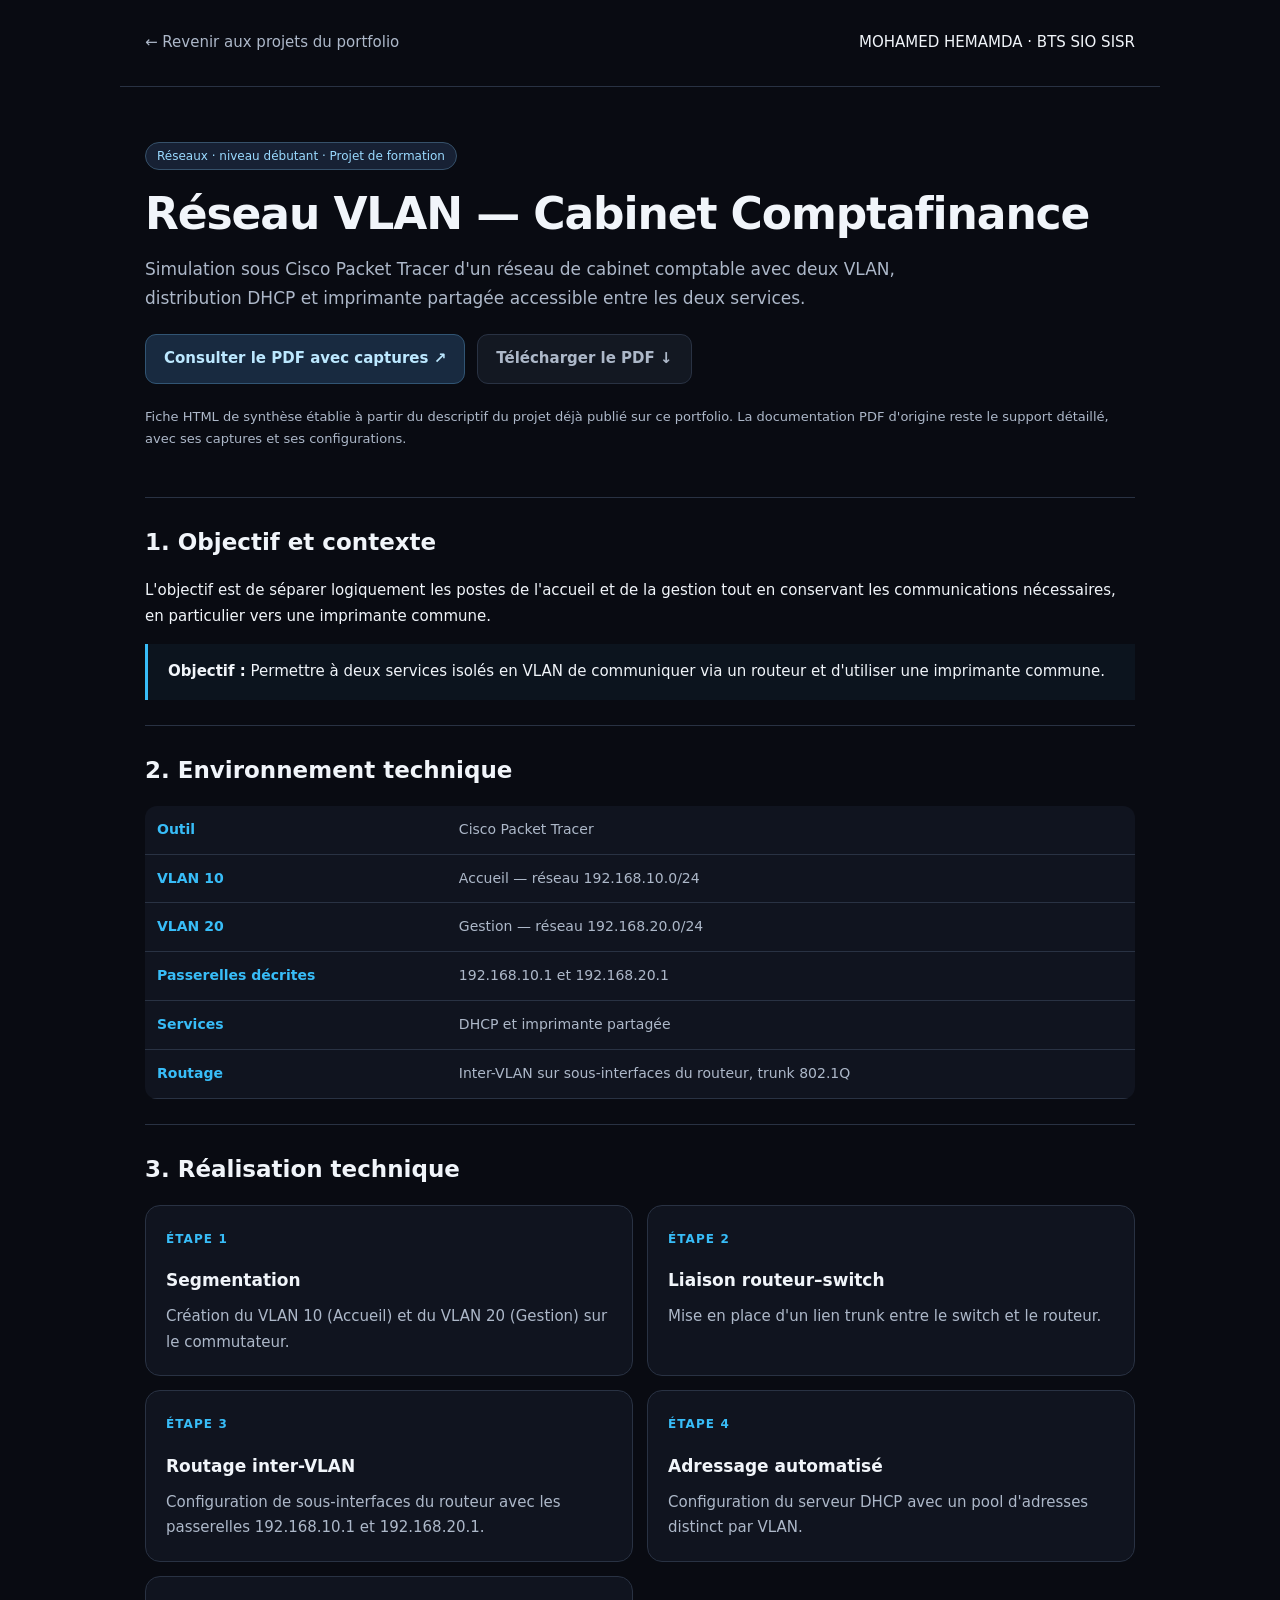
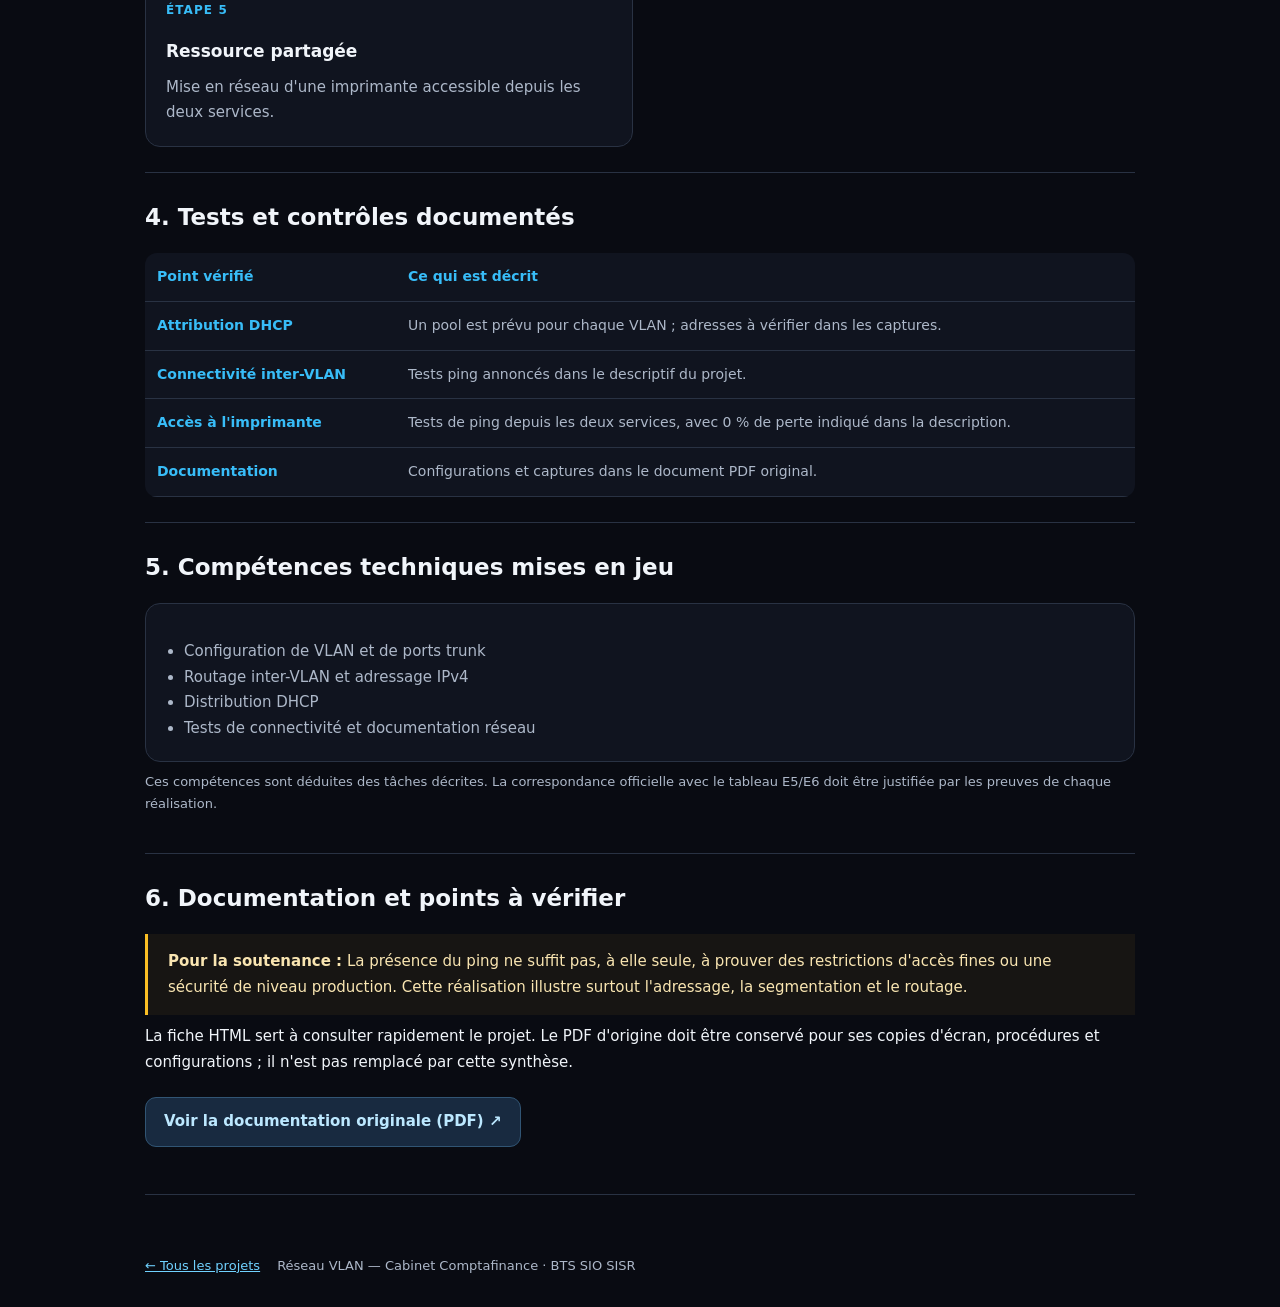
<file: projets/vlan-comptafinance.html>
<!doctype html>
<html lang="fr">
<head>
<meta charset="utf-8"><meta name="viewport" content="width=device-width,initial-scale=1">
<title>Réseau VLAN — Cabinet Comptafinance | Mohamed Hemamda</title>
<meta name="description" content="Séparation de deux services et mise en place du routage inter-VLAN — BTS SIO SISR, documentation HTML et PDF original.">
<style>
:root{color-scheme:dark;--bg:#090b12;--surface:#10141f;--line:#293243;--text:#f1f5fa;--sub:#adb8c9;--blue:#38bdf8;--violet:#a855f7;}
*{box-sizing:border-box}body{margin:0;background:var(--bg);color:var(--text);font:15px/1.7 Inter,system-ui,-apple-system,Arial,sans-serif}
header,main,footer{max-width:1040px;margin:auto;padding:30px 25px}header{display:flex;justify-content:space-between;align-items:center;gap:16px;border-bottom:1px solid var(--line)}
a{color:#70d2ff}a:hover{color:#fff}.back{color:var(--sub);text-decoration:none}.pill{display:inline-block;background:#172134;border:1px solid #36516a;border-radius:30px;padding:3px 11px;color:#9adaff;font-size:12px}
h1{font-size:clamp(27px,5vw,44px);line-height:1.2;letter-spacing:-.025em;margin:18px 0 14px}h2{font-size:23px;margin:0 0 16px}h3{font-size:17px;margin:15px 0 6px}
.lead{color:var(--sub);font-size:17px;max-width:760px}.hero{padding:25px 0 34px;border-bottom:1px solid var(--line)}
section{padding:25px 0;border-bottom:1px solid var(--line)}.cols{display:grid;grid-template-columns:repeat(2,minmax(0,1fr));gap:14px}
.card{background:var(--surface);border:1px solid var(--line);border-radius:15px;padding:20px}
.card p,.card li{color:var(--sub)}.card ul{padding-left:18px;margin-bottom:0}
.label{font-size:12px;letter-spacing:.09em;text-transform:uppercase;color:var(--blue);font-weight:700}
table{width:100%;border-collapse:collapse;background:var(--surface);overflow:hidden;border-radius:12px;font-size:14px}
th,td{padding:12px;border-bottom:1px solid var(--line);text-align:left}th{color:var(--blue)}td{color:var(--sub)}
pre{overflow-x:auto;padding:17px;border-radius:10px;background:#060912;color:#c6e9ff;font-size:13px;line-height:1.65}
.alert{border-left:3px solid #fbbf24;padding:15px 20px;background:rgba(251,191,36,.06);color:#f9e5b1}
.good{border-left:3px solid #38bdf8;padding:15px 20px;background:rgba(56,189,248,.05)}
.foot{font-size:13px;color:var(--sub)}
@media(max-width:700px){.cols{grid-template-columns:1fr}th,td{padding:8px;font-size:12px}header{padding:15px}}

.actionbar{display:flex;gap:12px;flex-wrap:wrap;margin:22px 0}
.action{display:inline-flex;gap:8px;align-items:center;border-radius:11px;padding:11px 18px;background:#182a40;border:1px solid #315574;text-decoration:none;color:#bce8ff;font-weight:600}
.action.secondary{background:#131822;border-color:var(--line);color:var(--sub)}
.action:hover{background:#203550}
p{margin-top:9px}.meta{color:var(--sub);font-size:13px}
.card p{margin-bottom:0}.footnav{display:flex;gap:17px;flex-wrap:wrap;align-items:center}
</style>
<link rel="stylesheet" href="../assets/document-popup.css"><script defer src="../assets/document-popup.js"></script>
</head>
<body>
<header><a class="back" href="../#projects">← Revenir aux projets du portfolio</a><span>MOHAMED HEMAMDA · BTS SIO SISR</span></header>
<main>
<div class="hero">
<span class="pill">Réseaux · niveau débutant · Projet de formation</span>
<h1>Réseau VLAN — Cabinet Comptafinance</h1><p class="lead">Simulation sous Cisco Packet Tracer d'un réseau de cabinet comptable avec deux VLAN, distribution DHCP et imprimante partagée accessible entre les deux services.</p>
<div class="actionbar"><a class="action" href="vlan-comptafinance.pdf" data-document-popup data-document-title="VLAN – Comptafinance">Consulter le PDF avec captures ↗</a><a class="action secondary" href="vlan-comptafinance.pdf" download>Télécharger le PDF ↓</a></div>
<p class="meta">Fiche HTML de synthèse établie à partir du descriptif du projet déjà publié sur ce portfolio. La documentation PDF d'origine reste le support détaillé, avec ses captures et ses configurations.</p>
</div>
<section><h2>1. Objectif et contexte</h2><p>L'objectif est de séparer logiquement les postes de l'accueil et de la gestion tout en conservant les communications nécessaires, en particulier vers une imprimante commune.</p><div class="good"><strong>Objectif :</strong> Permettre à deux services isolés en VLAN de communiquer via un routeur et d'utiliser une imprimante commune.</div></section>
<section><h2>2. Environnement technique</h2><table><tbody><tr><th>Outil</th><td>Cisco Packet Tracer</td></tr>
<tr><th>VLAN 10</th><td>Accueil — réseau 192.168.10.0/24</td></tr>
<tr><th>VLAN 20</th><td>Gestion — réseau 192.168.20.0/24</td></tr>
<tr><th>Passerelles décrites</th><td>192.168.10.1 et 192.168.20.1</td></tr>
<tr><th>Services</th><td>DHCP et imprimante partagée</td></tr>
<tr><th>Routage</th><td>Inter-VLAN sur sous-interfaces du routeur, trunk 802.1Q</td></tr></tbody></table></section>
<section><h2>3. Réalisation technique</h2><div class="cols"><article class="card"><span class="label">Étape 1</span><h3>Segmentation</h3><p>Création du VLAN 10 (Accueil) et du VLAN 20 (Gestion) sur le commutateur.</p></article>
<article class="card"><span class="label">Étape 2</span><h3>Liaison routeur–switch</h3><p>Mise en place d'un lien trunk entre le switch et le routeur.</p></article>
<article class="card"><span class="label">Étape 3</span><h3>Routage inter-VLAN</h3><p>Configuration de sous-interfaces du routeur avec les passerelles 192.168.10.1 et 192.168.20.1.</p></article>
<article class="card"><span class="label">Étape 4</span><h3>Adressage automatisé</h3><p>Configuration du serveur DHCP avec un pool d'adresses distinct par VLAN.</p></article>
<article class="card"><span class="label">Étape 5</span><h3>Ressource partagée</h3><p>Mise en réseau d'une imprimante accessible depuis les deux services.</p></article></div></section>
<section><h2>4. Tests et contrôles documentés</h2><table><thead><tr><th>Point vérifié</th><th>Ce qui est décrit</th></tr></thead><tbody><tr><th>Attribution DHCP</th><td>Un pool est prévu pour chaque VLAN ; adresses à vérifier dans les captures.</td></tr>
<tr><th>Connectivité inter-VLAN</th><td>Tests ping annoncés dans le descriptif du projet.</td></tr>
<tr><th>Accès à l'imprimante</th><td>Tests de ping depuis les deux services, avec 0 % de perte indiqué dans la description.</td></tr>
<tr><th>Documentation</th><td>Configurations et captures dans le document PDF original.</td></tr></tbody></table></section>
<section><h2>5. Compétences techniques mises en jeu</h2><div class="card"><ul><li>Configuration de VLAN et de ports trunk</li>
<li>Routage inter-VLAN et adressage IPv4</li>
<li>Distribution DHCP</li>
<li>Tests de connectivité et documentation réseau</li></ul></div>
<p class="meta">Ces compétences sont déduites des tâches décrites. La correspondance officielle avec le tableau E5/E6 doit être justifiée par les preuves de chaque réalisation.</p></section>
<section><h2>6. Documentation et points à vérifier</h2><div class="alert"><strong>Pour la soutenance :</strong> La présence du ping ne suffit pas, à elle seule, à prouver des restrictions d'accès fines ou une sécurité de niveau production. Cette réalisation illustre surtout l'adressage, la segmentation et le routage.</div>
<p>La fiche HTML sert à consulter rapidement le projet. Le PDF d'origine doit être conservé pour ses copies d'écran, procédures et configurations ; il n'est pas remplacé par cette synthèse.</p>
<div class="actionbar"><a class="action" href="vlan-comptafinance.pdf" data-document-popup data-document-title="VLAN – Comptafinance">Voir la documentation originale (PDF) ↗</a></div>
</section>
</main>
<footer class="foot footnav"><a href="../#projects">← Tous les projets</a><span>Réseau VLAN — Cabinet Comptafinance · BTS SIO SISR</span></footer>

<dialog id="documentDialog" class="doc-modal" aria-labelledby="documentDialogTitle">
<div class="doc-modal__panel">
<div class="doc-modal__head"><div class="doc-modal__heading"><span class="doc-modal__eyebrow">HEMAMDA.SYS · DOCUMENT</span><h2 id="documentDialogTitle">Document</h2></div><button class="doc-modal__close" type="button" data-document-close aria-label="Fermer la fenêtre">✕</button></div>
<div class="doc-modal__actions"><a class="doc-modal__action" href="#" data-document-open target="_blank" rel="noopener noreferrer">↗ Ouvrir dans un onglet</a><a class="doc-modal__action doc-modal__action--solid" href="#" data-document-download download>↓ Télécharger le PDF</a></div>
<div class="doc-modal__viewer"><iframe title="Aperçu du document" loading="lazy" referrerpolicy="strict-origin-when-cross-origin"></iframe></div>
<p class="doc-modal__hint">Si l'aperçu ne s'affiche pas sur votre appareil, utilisez « Ouvrir dans un onglet ».</p>
</div></dialog>
</body></html>
</file>
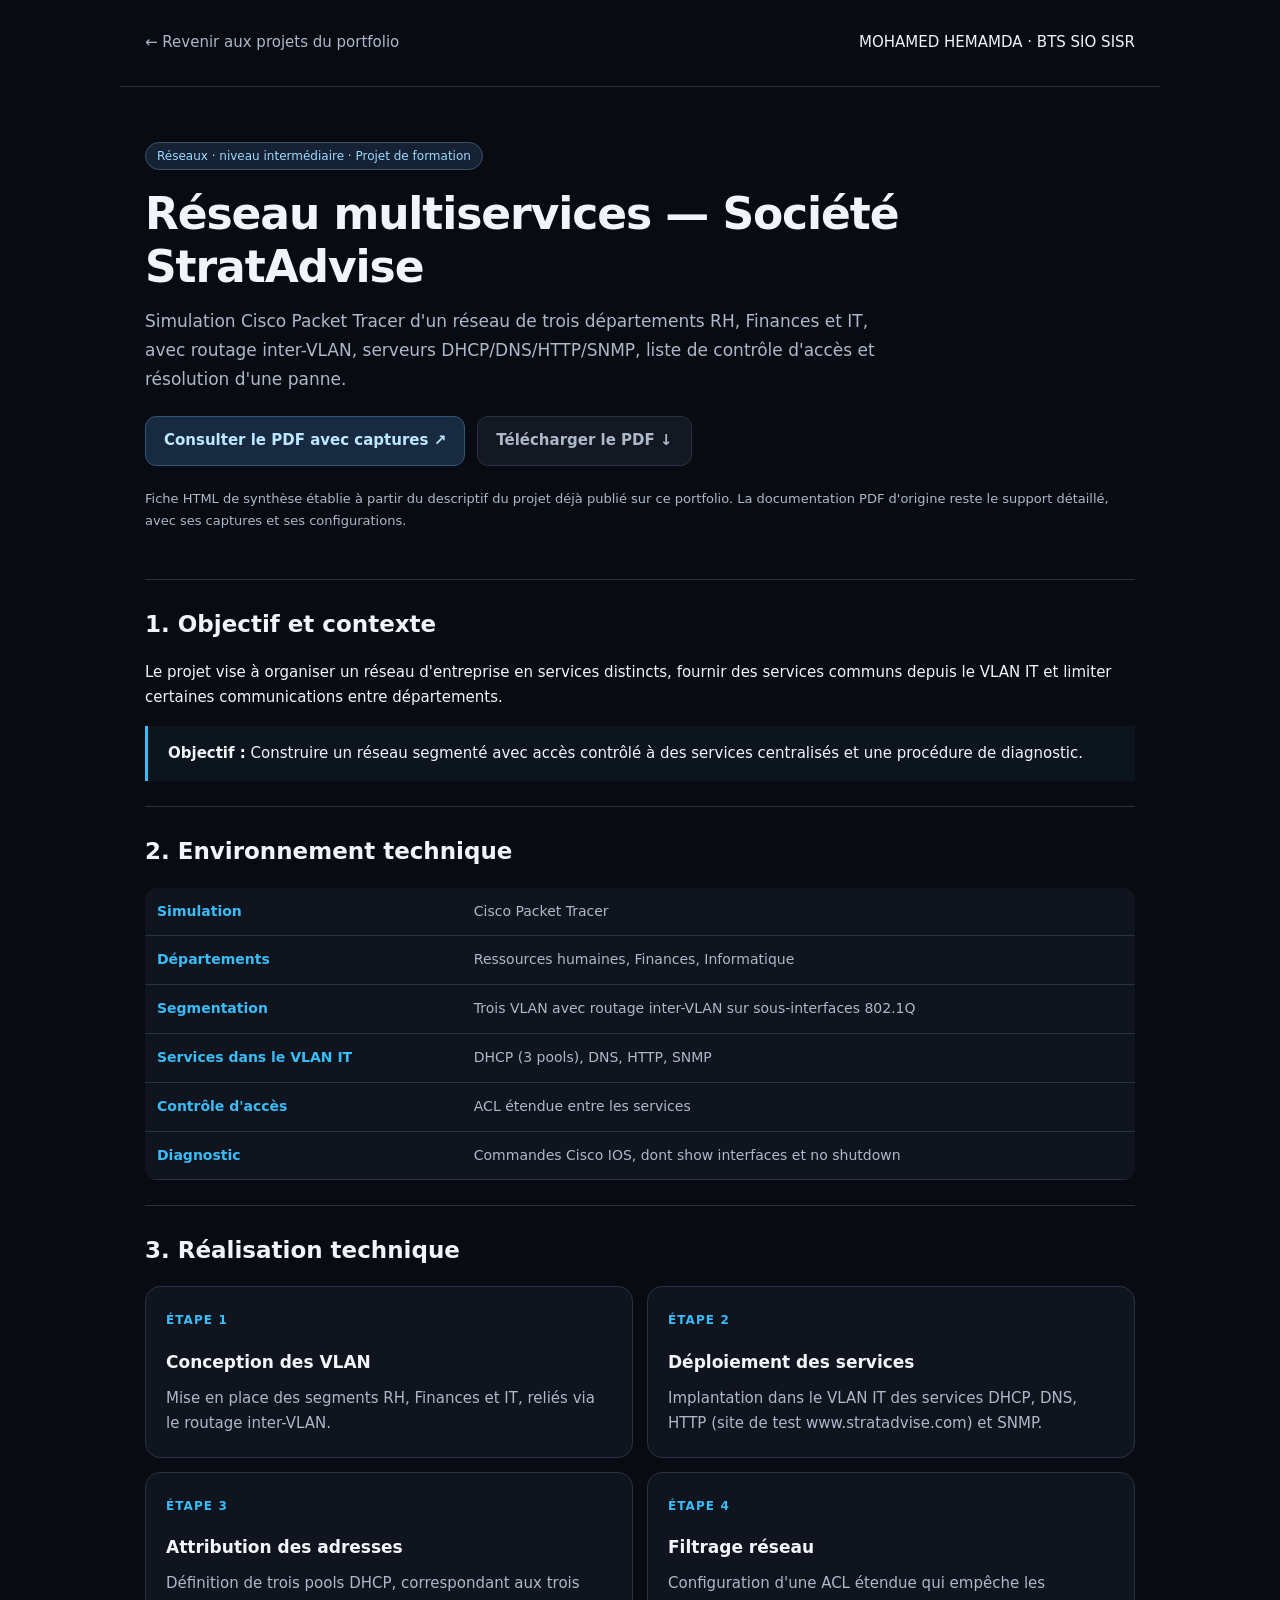
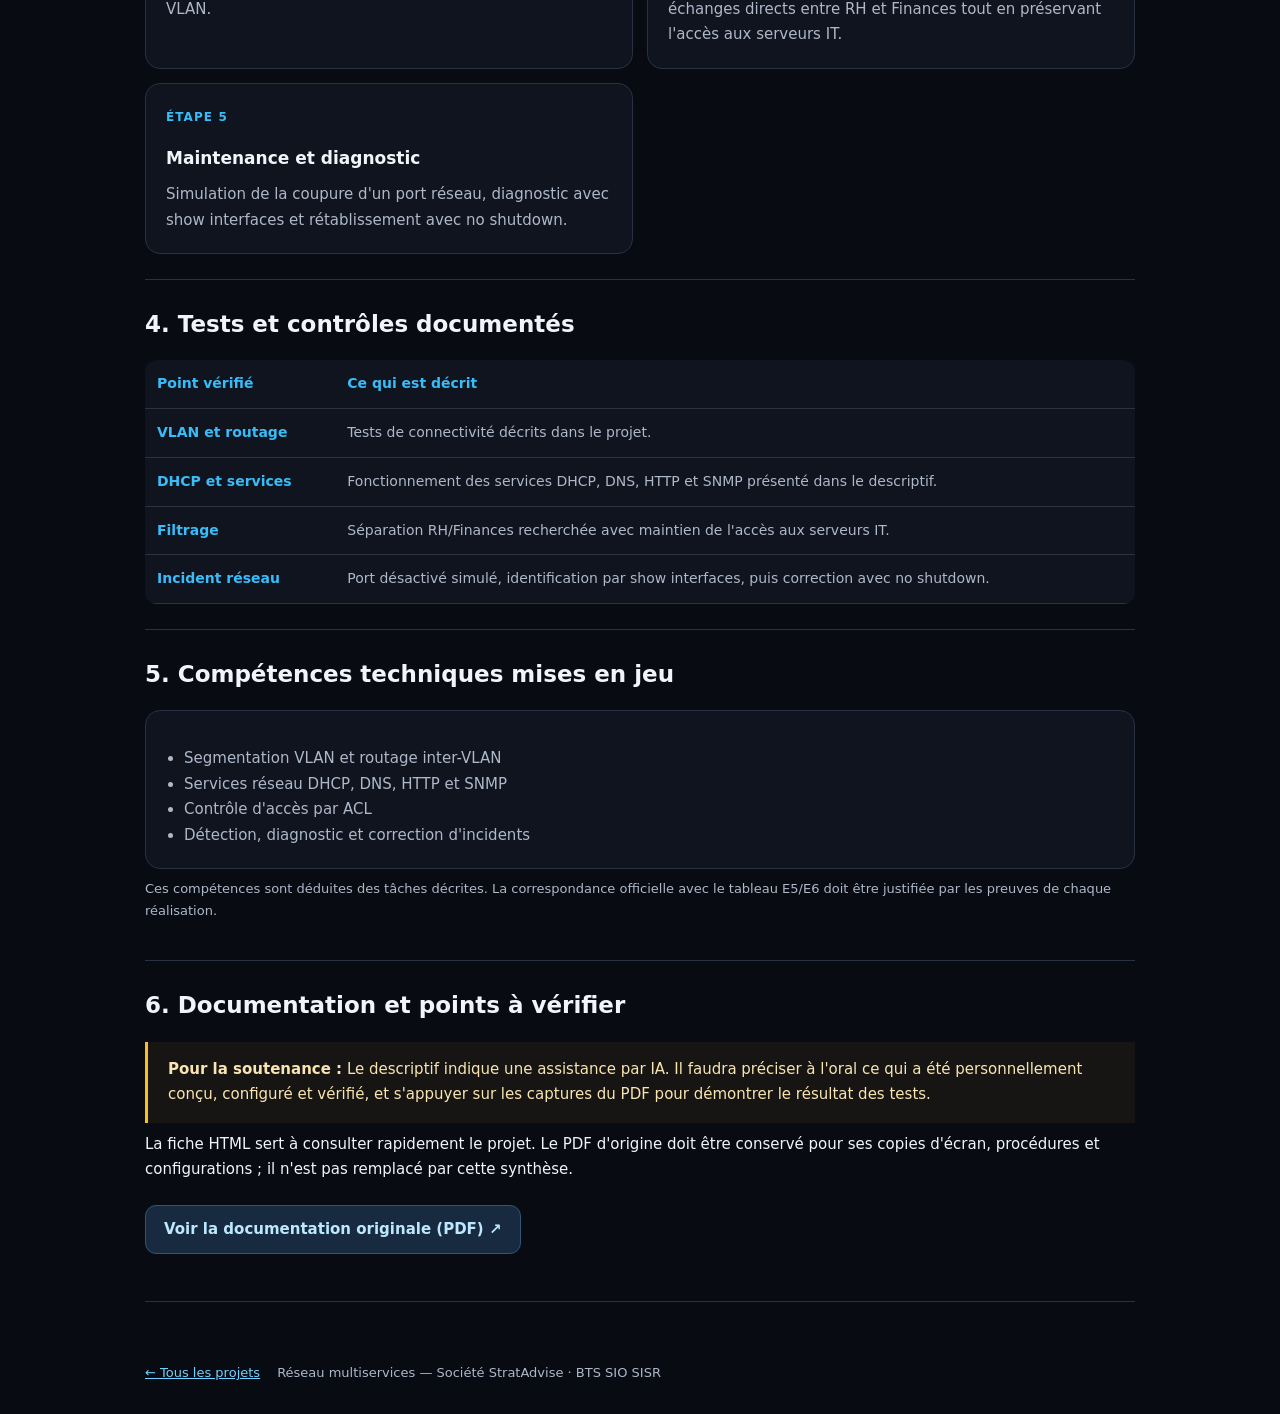
<file: projets/vlan-stratadvise.html>
<!doctype html>
<html lang="fr">
<head>
<meta charset="utf-8"><meta name="viewport" content="width=device-width,initial-scale=1">
<title>Réseau multiservices — Société StratAdvise | Mohamed Hemamda</title>
<meta name="description" content="Trois VLAN, serveurs d'infrastructure, filtrage ACL et dépannage — BTS SIO SISR, documentation HTML et PDF original.">
<style>
:root{color-scheme:dark;--bg:#090b12;--surface:#10141f;--line:#293243;--text:#f1f5fa;--sub:#adb8c9;--blue:#38bdf8;--violet:#a855f7;}
*{box-sizing:border-box}body{margin:0;background:var(--bg);color:var(--text);font:15px/1.7 Inter,system-ui,-apple-system,Arial,sans-serif}
header,main,footer{max-width:1040px;margin:auto;padding:30px 25px}header{display:flex;justify-content:space-between;align-items:center;gap:16px;border-bottom:1px solid var(--line)}
a{color:#70d2ff}a:hover{color:#fff}.back{color:var(--sub);text-decoration:none}.pill{display:inline-block;background:#172134;border:1px solid #36516a;border-radius:30px;padding:3px 11px;color:#9adaff;font-size:12px}
h1{font-size:clamp(27px,5vw,44px);line-height:1.2;letter-spacing:-.025em;margin:18px 0 14px}h2{font-size:23px;margin:0 0 16px}h3{font-size:17px;margin:15px 0 6px}
.lead{color:var(--sub);font-size:17px;max-width:760px}.hero{padding:25px 0 34px;border-bottom:1px solid var(--line)}
section{padding:25px 0;border-bottom:1px solid var(--line)}.cols{display:grid;grid-template-columns:repeat(2,minmax(0,1fr));gap:14px}
.card{background:var(--surface);border:1px solid var(--line);border-radius:15px;padding:20px}
.card p,.card li{color:var(--sub)}.card ul{padding-left:18px;margin-bottom:0}
.label{font-size:12px;letter-spacing:.09em;text-transform:uppercase;color:var(--blue);font-weight:700}
table{width:100%;border-collapse:collapse;background:var(--surface);overflow:hidden;border-radius:12px;font-size:14px}
th,td{padding:12px;border-bottom:1px solid var(--line);text-align:left}th{color:var(--blue)}td{color:var(--sub)}
pre{overflow-x:auto;padding:17px;border-radius:10px;background:#060912;color:#c6e9ff;font-size:13px;line-height:1.65}
.alert{border-left:3px solid #fbbf24;padding:15px 20px;background:rgba(251,191,36,.06);color:#f9e5b1}
.good{border-left:3px solid #38bdf8;padding:15px 20px;background:rgba(56,189,248,.05)}
.foot{font-size:13px;color:var(--sub)}
@media(max-width:700px){.cols{grid-template-columns:1fr}th,td{padding:8px;font-size:12px}header{padding:15px}}

.actionbar{display:flex;gap:12px;flex-wrap:wrap;margin:22px 0}
.action{display:inline-flex;gap:8px;align-items:center;border-radius:11px;padding:11px 18px;background:#182a40;border:1px solid #315574;text-decoration:none;color:#bce8ff;font-weight:600}
.action.secondary{background:#131822;border-color:var(--line);color:var(--sub)}
.action:hover{background:#203550}
p{margin-top:9px}.meta{color:var(--sub);font-size:13px}
.card p{margin-bottom:0}.footnav{display:flex;gap:17px;flex-wrap:wrap;align-items:center}
</style>
<link rel="stylesheet" href="../assets/document-popup.css"><script defer src="../assets/document-popup.js"></script>
</head>
<body>
<header><a class="back" href="../#projects">← Revenir aux projets du portfolio</a><span>MOHAMED HEMAMDA · BTS SIO SISR</span></header>
<main>
<div class="hero">
<span class="pill">Réseaux · niveau intermédiaire · Projet de formation</span>
<h1>Réseau multiservices — Société StratAdvise</h1><p class="lead">Simulation Cisco Packet Tracer d'un réseau de trois départements RH, Finances et IT, avec routage inter-VLAN, serveurs DHCP/DNS/HTTP/SNMP, liste de contrôle d'accès et résolution d'une panne.</p>
<div class="actionbar"><a class="action" href="vlan-stratadvise.pdf" data-document-popup data-document-title="Réseau – StratAdvise">Consulter le PDF avec captures ↗</a><a class="action secondary" href="vlan-stratadvise.pdf" download>Télécharger le PDF ↓</a></div>
<p class="meta">Fiche HTML de synthèse établie à partir du descriptif du projet déjà publié sur ce portfolio. La documentation PDF d'origine reste le support détaillé, avec ses captures et ses configurations.</p>
</div>
<section><h2>1. Objectif et contexte</h2><p>Le projet vise à organiser un réseau d'entreprise en services distincts, fournir des services communs depuis le VLAN IT et limiter certaines communications entre départements.</p><div class="good"><strong>Objectif :</strong> Construire un réseau segmenté avec accès contrôlé à des services centralisés et une procédure de diagnostic.</div></section>
<section><h2>2. Environnement technique</h2><table><tbody><tr><th>Simulation</th><td>Cisco Packet Tracer</td></tr>
<tr><th>Départements</th><td>Ressources humaines, Finances, Informatique</td></tr>
<tr><th>Segmentation</th><td>Trois VLAN avec routage inter-VLAN sur sous-interfaces 802.1Q</td></tr>
<tr><th>Services dans le VLAN IT</th><td>DHCP (3 pools), DNS, HTTP, SNMP</td></tr>
<tr><th>Contrôle d'accès</th><td>ACL étendue entre les services</td></tr>
<tr><th>Diagnostic</th><td>Commandes Cisco IOS, dont show interfaces et no shutdown</td></tr></tbody></table></section>
<section><h2>3. Réalisation technique</h2><div class="cols"><article class="card"><span class="label">Étape 1</span><h3>Conception des VLAN</h3><p>Mise en place des segments RH, Finances et IT, reliés via le routage inter-VLAN.</p></article>
<article class="card"><span class="label">Étape 2</span><h3>Déploiement des services</h3><p>Implantation dans le VLAN IT des services DHCP, DNS, HTTP (site de test www.stratadvise.com) et SNMP.</p></article>
<article class="card"><span class="label">Étape 3</span><h3>Attribution des adresses</h3><p>Définition de trois pools DHCP, correspondant aux trois VLAN.</p></article>
<article class="card"><span class="label">Étape 4</span><h3>Filtrage réseau</h3><p>Configuration d'une ACL étendue qui empêche les échanges directs entre RH et Finances tout en préservant l'accès aux serveurs IT.</p></article>
<article class="card"><span class="label">Étape 5</span><h3>Maintenance et diagnostic</h3><p>Simulation de la coupure d'un port réseau, diagnostic avec show interfaces et rétablissement avec no shutdown.</p></article></div></section>
<section><h2>4. Tests et contrôles documentés</h2><table><thead><tr><th>Point vérifié</th><th>Ce qui est décrit</th></tr></thead><tbody><tr><th>VLAN et routage</th><td>Tests de connectivité décrits dans le projet.</td></tr>
<tr><th>DHCP et services</th><td>Fonctionnement des services DHCP, DNS, HTTP et SNMP présenté dans le descriptif.</td></tr>
<tr><th>Filtrage</th><td>Séparation RH/Finances recherchée avec maintien de l'accès aux serveurs IT.</td></tr>
<tr><th>Incident réseau</th><td>Port désactivé simulé, identification par show interfaces, puis correction avec no shutdown.</td></tr></tbody></table></section>
<section><h2>5. Compétences techniques mises en jeu</h2><div class="card"><ul><li>Segmentation VLAN et routage inter-VLAN</li>
<li>Services réseau DHCP, DNS, HTTP et SNMP</li>
<li>Contrôle d'accès par ACL</li>
<li>Détection, diagnostic et correction d'incidents</li></ul></div>
<p class="meta">Ces compétences sont déduites des tâches décrites. La correspondance officielle avec le tableau E5/E6 doit être justifiée par les preuves de chaque réalisation.</p></section>
<section><h2>6. Documentation et points à vérifier</h2><div class="alert"><strong>Pour la soutenance :</strong> Le descriptif indique une assistance par IA. Il faudra préciser à l'oral ce qui a été personnellement conçu, configuré et vérifié, et s'appuyer sur les captures du PDF pour démontrer le résultat des tests.</div>
<p>La fiche HTML sert à consulter rapidement le projet. Le PDF d'origine doit être conservé pour ses copies d'écran, procédures et configurations ; il n'est pas remplacé par cette synthèse.</p>
<div class="actionbar"><a class="action" href="vlan-stratadvise.pdf" data-document-popup data-document-title="Réseau – StratAdvise">Voir la documentation originale (PDF) ↗</a></div>
</section>
</main>
<footer class="foot footnav"><a href="../#projects">← Tous les projets</a><span>Réseau multiservices — Société StratAdvise · BTS SIO SISR</span></footer>

<dialog id="documentDialog" class="doc-modal" aria-labelledby="documentDialogTitle">
<div class="doc-modal__panel">
<div class="doc-modal__head"><div class="doc-modal__heading"><span class="doc-modal__eyebrow">HEMAMDA.SYS · DOCUMENT</span><h2 id="documentDialogTitle">Document</h2></div><button class="doc-modal__close" type="button" data-document-close aria-label="Fermer la fenêtre">✕</button></div>
<div class="doc-modal__actions"><a class="doc-modal__action" href="#" data-document-open target="_blank" rel="noopener noreferrer">↗ Ouvrir dans un onglet</a><a class="doc-modal__action doc-modal__action--solid" href="#" data-document-download download>↓ Télécharger le PDF</a></div>
<div class="doc-modal__viewer"><iframe title="Aperçu du document" loading="lazy" referrerpolicy="strict-origin-when-cross-origin"></iframe></div>
<p class="doc-modal__hint">Si l'aperçu ne s'affiche pas sur votre appareil, utilisez « Ouvrir dans un onglet ».</p>
</div></dialog>
</body></html>
</file>
<file: assets/document-popup.css>
.doc-modal{box-sizing:border-box;width:min(1100px,96vw);max-width:none;height:min(94dvh,960px);max-height:95dvh;overflow:hidden;padding:0;border:1px solid rgba(255,255,255,.15);border-radius:18px;background:#10141f;color:#f4f6fb;box-shadow:0 24px 100px rgba(0,0,0,.78)}
.doc-modal::backdrop{background:rgba(2,5,14,.85);backdrop-filter:blur(8px)}
.doc-modal[open]{display:flex;flex-direction:column}
.doc-modal__panel{display:flex;flex-direction:column;min-height:0;width:100%;height:100%}
.doc-modal__head{padding:15px 19px;display:flex;align-items:center;justify-content:space-between;gap:15px;border-bottom:1px solid rgba(255,255,255,.09)}
.doc-modal__heading{min-width:0}.doc-modal__eyebrow{font:600 .65rem 'JetBrains Mono',monospace;letter-spacing:.12em;color:#c9a4fa}
.doc-modal__heading h2{font:700 clamp(.98rem,2.6vw,1.25rem) 'Space Grotesk',system-ui,sans-serif;color:#f4f6fb;line-height:1.35;margin:3px 0;overflow-wrap:anywhere}
.doc-modal__close{width:38px;height:38px;flex:none;border-radius:11px;background:rgba(255,255,255,.075);color:white;border:1px solid rgba(255,255,255,.16);cursor:pointer;font:600 20px system-ui}
.doc-modal__close:hover,.doc-modal__close:focus-visible{background:rgba(236,72,153,.25)}
.doc-modal__actions{display:flex;flex-wrap:wrap;align-items:center;gap:8px;padding:11px 19px}
.doc-modal__action{display:inline-flex;align-items:center;justify-content:center;padding:9px 14px;border-radius:9px;border:1px solid rgba(255,255,255,.15);text-decoration:none;color:#e6eaf3;background:#19202e;font:600 .8rem Inter,system-ui,sans-serif}
.doc-modal__action:hover{border-color:#a855f7;color:white}
.doc-modal__action--solid{background:linear-gradient(100deg,#a855f7,#ec4899);color:#080912;border:0}
.doc-modal__viewer{background:#181a20;margin:0 13px;border-radius:10px;min-height:0;flex:1;overflow:hidden}
.doc-modal__viewer iframe{display:block;width:100%;height:100%;border:0;background:#e8e8ec}
.doc-modal__hint{font:400 .75rem Inter,system-ui,sans-serif;color:#aeb7c8;margin:8px 17px 13px}
.doc-modal-launch{display:inline-flex;align-items:center;gap:8px;cursor:pointer;color:#eab2ff}
.doc-modal-launch:hover{color:white}
.document-grid{display:grid;grid-template-columns:repeat(2,minmax(0,1fr));gap:13px;max-width:950px;margin:27px auto 0}
.document-item{display:flex;flex-direction:column;min-width:0;gap:10px;border:1px solid rgba(255,255,255,.1);border-radius:14px;background:#10141f;padding:19px}
.document-item__type{font:600 .71rem 'JetBrains Mono',monospace;letter-spacing:.04em;color:#c4a3ff}
.document-item h3{font:700 1.03rem 'Space Grotesk',system-ui,sans-serif;margin:0;color:#f4f6fb}
.document-item p{color:#aeb7c8;line-height:1.5;font-size:.83rem;margin:0}
.document-item__links{margin-top:auto;display:flex;gap:14px;align-items:center;flex-wrap:wrap}
.document-item__links a{font-weight:600;font-size:.84rem;text-decoration:none;color:#f5a0d9}
.document-item__links a:hover{color:white}
@media(max-width:650px){.document-grid{grid-template-columns:1fr}.doc-modal{width:100vw;height:100dvh;max-height:100dvh;border-radius:0}.doc-modal__head{padding:12px 13px}.doc-modal__actions{padding:9px 13px}.doc-modal__action{flex:1;font-size:.74rem;padding:9px 6px}.doc-modal__viewer{margin:0 7px}.doc-modal__hint{margin:9px}}
@media(prefers-reduced-motion:reduce){.doc-modal::backdrop{backdrop-filter:none}}
</file>
<file: assets/veille-wazuh.css>
.vw-head{text-align:center;max-width:740px;margin:0 auto 28px}.vw-head p{color:var(--dim);margin:16px 0;line-height:1.7}
.vw-box,.vw-tracking{max-width:980px;margin:20px auto;background:#10141f;border:1px solid var(--border);border-radius:16px;padding:clamp(16px,3vw,28px)}
.vw-line{display:flex;gap:10px}.vw-line input{flex:1;min-width:0;background:#090d17;color:white;border:1px solid #45465a;border-radius:10px;font:inherit;padding:14px}
.vw-line button,.vw-more{background:linear-gradient(90deg,#a855f7,#ec4899,#fb923c);color:#100d1c;border:0;border-radius:10px;padding:12px 19px;cursor:pointer;font-weight:700}
.vw-chips{display:flex;gap:9px;flex-wrap:wrap;margin:14px 0}.vw-chips button{border:1px solid #4c465c;color:#e2d7f3;background:#1b1e30;border-radius:999px;padding:8px 13px;cursor:pointer}
.vw-chips button[aria-pressed=true]{background:#4d3069;border-color:#c18aff}
.vw-info{color:#9daac1;font-size:.82rem;line-height:1.6;margin:15px 0}.vw-results{display:grid;grid-template-columns:repeat(2,minmax(0,1fr));gap:12px}
.vw-hit{width:100%;text-align:left;display:flex;flex-direction:column;gap:8px;align-items:flex-start;background:#0c1220;border:1px solid #313c52;border-radius:12px;padding:17px;color:#f0f3fa;cursor:pointer}
.vw-hit:hover,.vw-hit:focus-visible{background:#1c1a30;border-color:#ae70ef}.vw-hit b{font-size:.94rem;line-height:1.4}.vw-hit .desc{color:#aab5ca;font-size:.81rem;line-height:1.6}
.vw-tag{color:#cfafff;font-size:.72rem}.vw-more{display:block;margin:15px auto}.vw-more[hidden]{display:none}
.vw-actions{display:flex;gap:12px;flex-wrap:wrap;max-width:980px;margin:22px auto}.vw-actions a{color:#ecc1ff;border:1px solid #534162;background:#1b1b2b;padding:12px 18px;text-decoration:none;border-radius:11px}
.vw-tracking h3{font-size:1.1rem}.vw-scroll{overflow-x:auto;margin-top:13px}.vw-tracking table{width:100%;min-width:670px;border-collapse:collapse}
.vw-tracking th,.vw-tracking td{font-size:.8rem;padding:11px;text-align:left;border-bottom:1px solid #333c4a;vertical-align:top;line-height:1.55}.vw-tracking th{color:#d7b7ff}.vw-tracking td{color:#becbdc}.vw-tracking a{color:#9bd7ff}
.vw-modal{width:min(670px,94vw);max-width:none;max-height:90dvh;border:1px solid #4d4a63;border-radius:16px;background:#121827;color:#f3f6fb;padding:0}
.vw-modal::backdrop{background:rgba(0,0,0,.83)}.vw-modal article{padding:24px;max-height:90dvh;overflow:auto}.vw-modal header{display:flex;justify-content:space-between;align-items:center}
.vw-modal h3{font-size:1.35rem;line-height:1.35;margin:16px 0}.vw-modal p{font-size:.89rem;color:#c5cfdd;line-height:1.7;margin:14px 0}
.vw-modal button{cursor:pointer;background:#292c42;border:1px solid #5b5970;border-radius:9px;padding:7px 12px;color:white}
.vw-modal a{display:inline-block;background:#ddb3ff;color:#1c142a;border-radius:9px;font-weight:700;text-decoration:none;padding:11px 16px}
@media(max-width:700px){.vw-results{grid-template-columns:1fr}.vw-line{flex-direction:column}}

.vw-detail-dialog{width:min(680px,94vw);max-width:none;max-height:90dvh;border:1px solid #514961;border-radius:16px;background:#121826;color:#f0f4fa;padding:0;box-shadow:0 24px 70px rgba(0,0,0,.7)}
.vw-detail-dialog::backdrop{background:rgba(0,0,0,.83);backdrop-filter:blur(6px)}
.vw-detail-inner{padding:24px;max-height:90dvh;overflow:auto}
.vw-dialog-top{display:flex;justify-content:space-between;gap:10px;align-items:center}
.vw-dialog-top button{color:white;border:1px solid #5b5570;background:#262a3d;cursor:pointer;border-radius:9px;padding:8px 13px}
.vw-detail-dialog h3{font-size:clamp(1.15rem,3vw,1.45rem);line-height:1.36;margin:15px 0;color:#f4f5f9}
.vw-detail-dialog #vwText{line-height:1.7;margin:16px 0;color:#c1cada;font-size:.91rem}
.vw-reco{border-left:3px solid #b683ea;background:#242235;padding:15px;margin:15px 0;color:#d4dbe8;font-size:.85rem;line-height:1.6}
.vw-detail-dialog a#vwOriginal{display:inline-block;color:#1c1327;background:#dcafff;border-radius:9px;padding:11px 17px;font-weight:700;text-decoration:none}
.vw-detail-dialog a#vwOriginal:hover{background:#f1d4ff}
</file>
